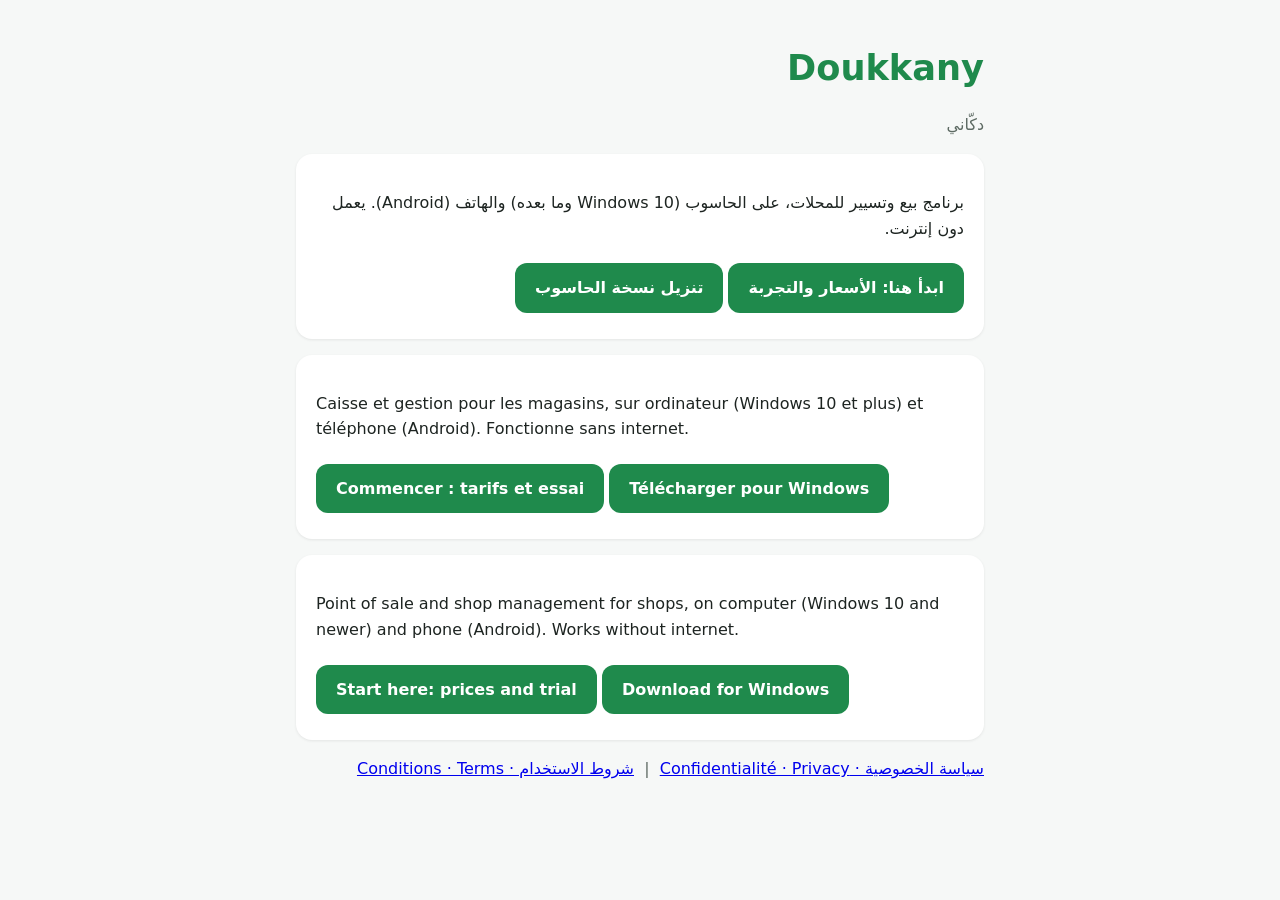
<file: index.html>
<!doctype html>
<html lang="ar" dir="rtl">
<head>
<meta charset="utf-8">
<meta name="viewport" content="width=device-width, initial-scale=1">
<title>Doukkany — دكّاني</title>
<meta name="description" content="Doukkany: point of sale and shop management for shops, on Windows and Android. Works without internet.">
<style>
  :root { --green:#1f8a4c; --ink:#1d2421; --muted:#5d6a63; --bg:#f6f8f7; --card:#ffffff; }
  * { box-sizing:border-box; }
  body { margin:0; font-family: system-ui, "Segoe UI", Tahoma, Arial, sans-serif; background:var(--bg); color:var(--ink); line-height:1.6; }
  main { max-width:720px; margin:0 auto; padding:40px 16px; }
  h1 { color:var(--green); margin:0 0 4px; font-size:2.2rem; }
  .card { background:var(--card); border-radius:16px; padding:20px; margin:16px 0; box-shadow:0 1px 3px rgba(0,0,0,.08); }
  .btn { display:inline-block; background:var(--green); color:#fff; text-decoration:none; padding:12px 20px; border-radius:12px; margin:6px 0; font-weight:600; min-height:48px; }
  .muted { color:var(--muted); }
  [lang=fr], [lang=en] { direction:ltr; text-align:left; }
</style>
</head>
<body>
<main>
  <h1>Doukkany</h1>
  <p class="muted">دكّاني</p>

  <section class="card">
    <p>برنامج بيع وتسيير للمحلات، على الحاسوب (Windows 10 وما بعده) والهاتف (Android). يعمل دون إنترنت.</p>
    <a class="btn" href="start/?lang=ar">ابدأ هنا: الأسعار والتجربة</a>
    <a class="btn" href="download/">تنزيل نسخة الحاسوب</a>
  </section>

  <section class="card" lang="fr">
    <p>Caisse et gestion pour les magasins, sur ordinateur (Windows 10 et plus) et téléphone (Android). Fonctionne sans internet.</p>
    <a class="btn" href="start/?lang=fr">Commencer : tarifs et essai</a>
    <a class="btn" href="download/">Télécharger pour Windows</a>
  </section>

  <section class="card" lang="en">
    <p>Point of sale and shop management for shops, on computer (Windows 10 and newer) and phone (Android). Works without internet.</p>
    <a class="btn" href="start/?lang=en">Start here: prices and trial</a>
    <a class="btn" href="download/">Download for Windows</a>
  </section>

  <p class="muted">
    <a href="privacy.html">سياسة الخصوصية · Confidentialité · Privacy</a>
    &nbsp;|&nbsp;
    <a href="terms.html">شروط الاستخدام · Conditions · Terms</a>
  </p>
</main>
<script src="js/tracking.js?v=5"></script>
</body>
</html>
</file>
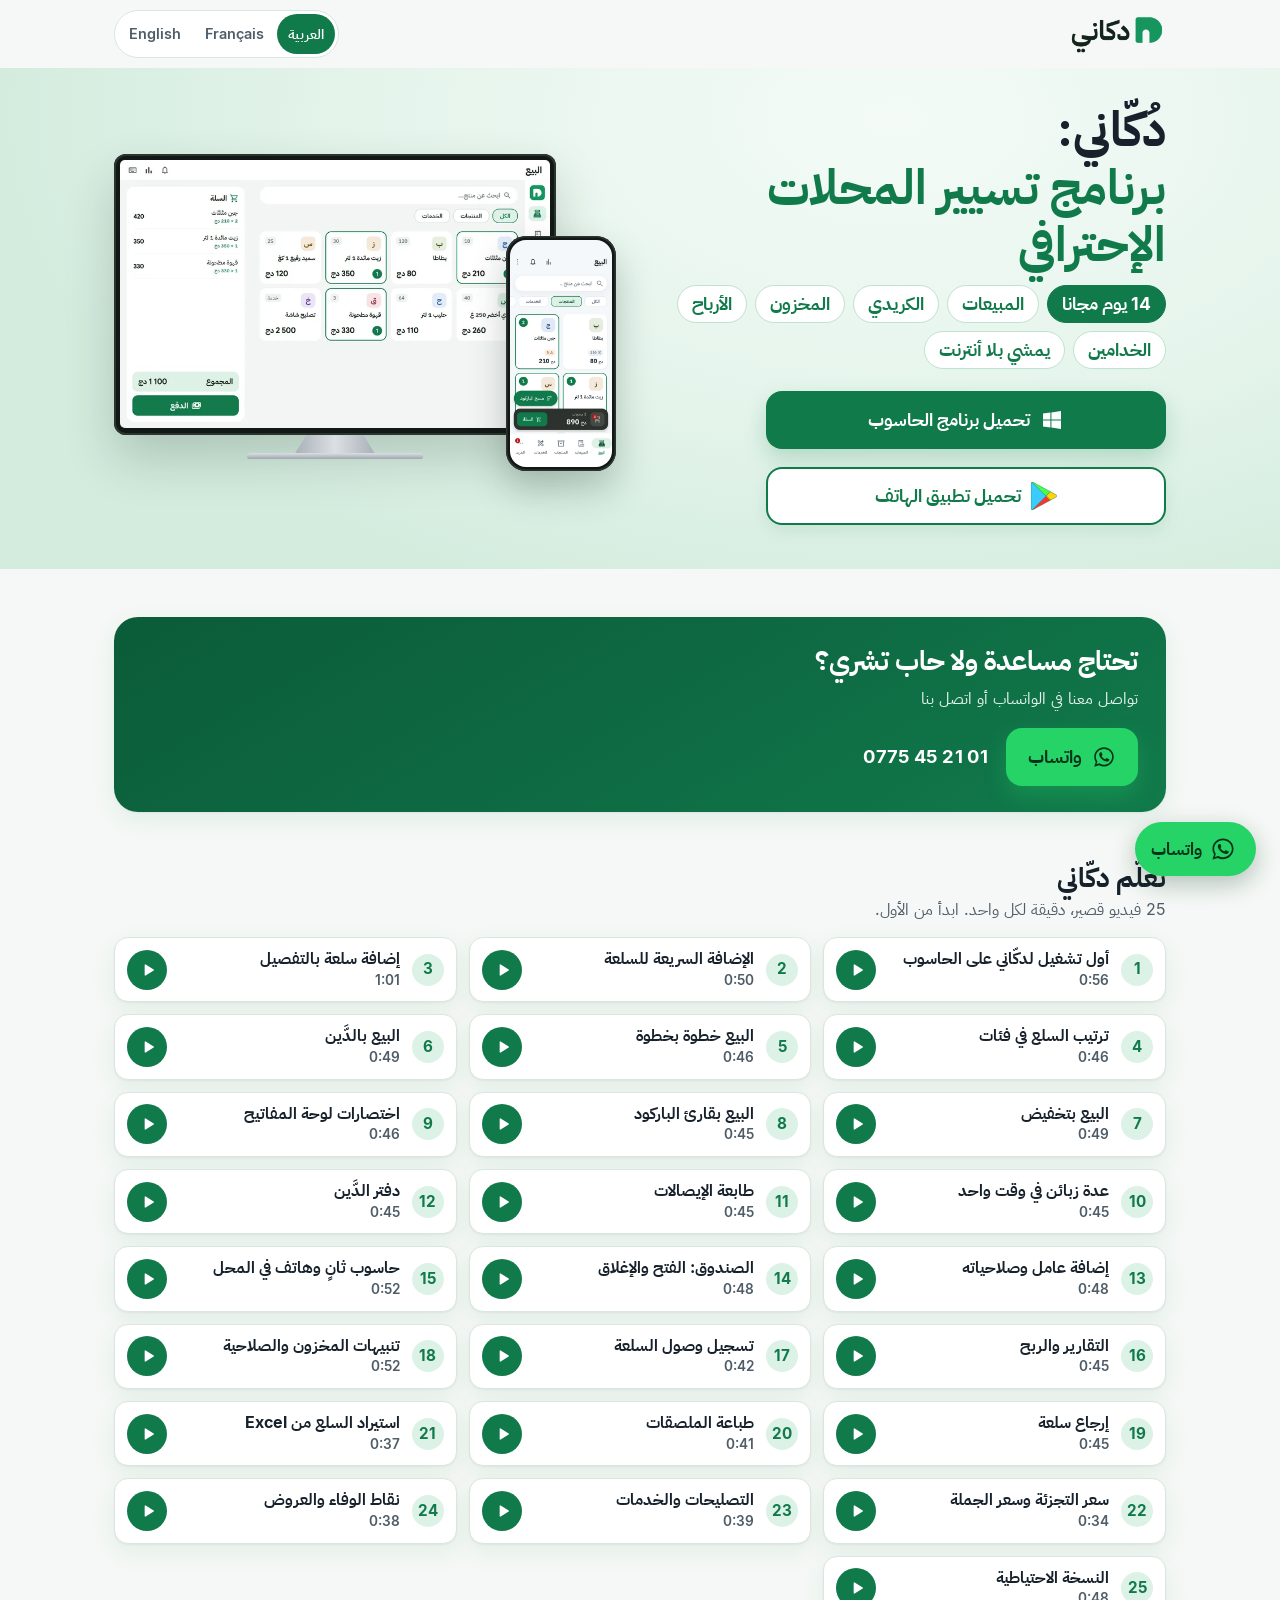
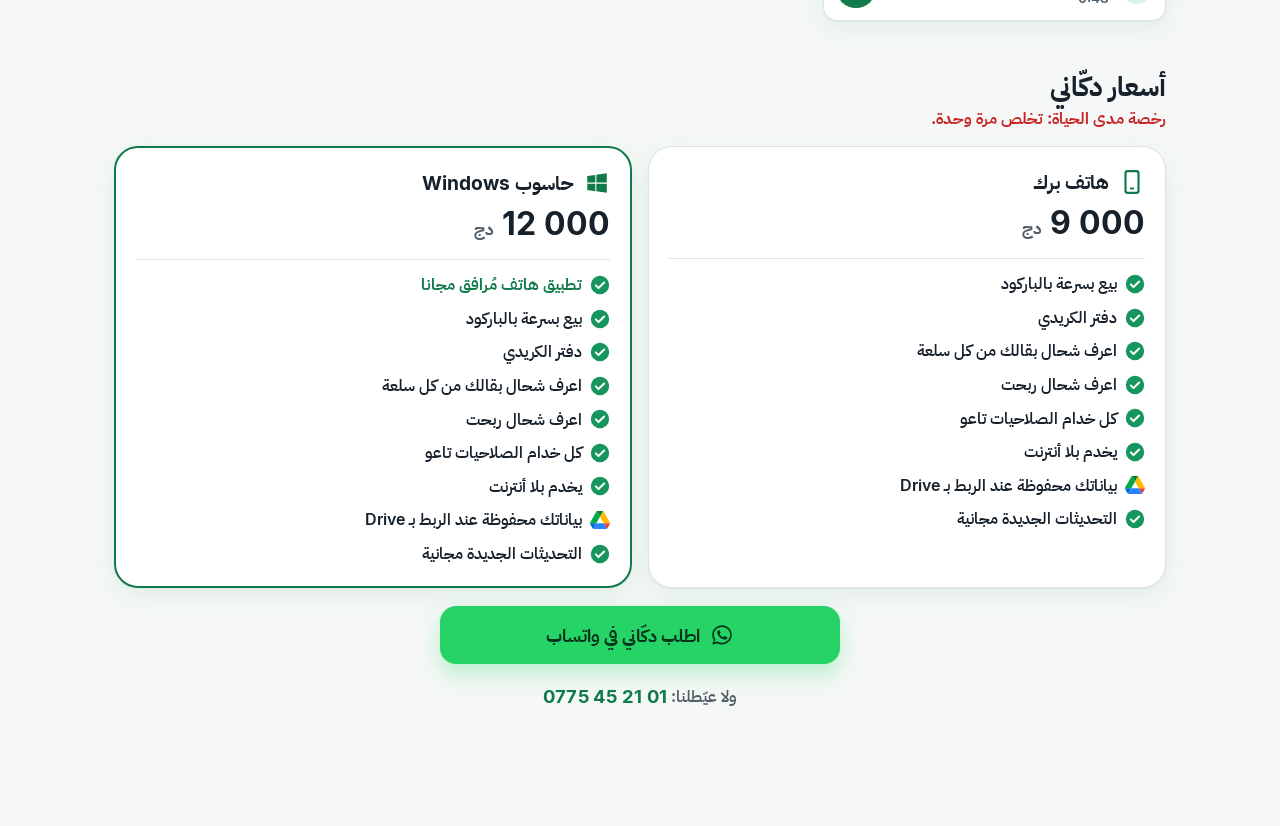
<file: download/index.html>
<!doctype html>
<html lang="ar" dir="rtl">
<head>
<meta charset="utf-8">
<meta name="viewport" content="width=device-width, initial-scale=1, viewport-fit=cover">
<title>تحميل دكّاني · Doukkany</title>
<meta name="description" content="Download Doukkany: point of sale and shop management for Windows and Android. Works without internet. 14-day free trial.">
<meta name="theme-color" content="#117A4B">
<link rel="icon" type="image/png" href="assets/favicon-64.png">
<link rel="apple-touch-icon" href="assets/icon-192.png">
<meta property="og:title" content="Doukkany · دكّاني">
<meta property="og:description" content="المبيعات، الكريدي، المخزون والأرباح. 14 يوم مجانا.">
<meta property="og:image" content="https://yousoft.site/doukkany-site/download/assets/pc-sell-1200.webp">
<link rel="preload" href="assets/plex-ar-bold.woff2" as="font" type="font/woff2" crossorigin>
<style>
  /* Fonts: the app's own IBM Plex Sans Arabic (Arabic) and Inter (Latin), subset, OFL (see assets/*-OFL.txt). */
  @font-face { font-family: D; src: url(assets/plex-ar-regular.woff2) format("woff2"); font-weight: 400; font-display: swap; unicode-range: U+0600-06FF, U+0750-077F, U+08A0-08FF, U+FB50-FDFF, U+FE70-FEFF, U+200C-200F; }
  @font-face { font-family: D; src: url(assets/plex-ar-semibold.woff2) format("woff2"); font-weight: 600; font-display: swap; unicode-range: U+0600-06FF, U+0750-077F, U+08A0-08FF, U+FB50-FDFF, U+FE70-FEFF, U+200C-200F; }
  @font-face { font-family: D; src: url(assets/plex-ar-bold.woff2) format("woff2"); font-weight: 700; font-display: swap; unicode-range: U+0600-06FF, U+0750-077F, U+08A0-08FF, U+FB50-FDFF, U+FE70-FEFF, U+200C-200F; }
  @font-face { font-family: D; src: url(assets/inter-regular.woff2) format("woff2"); font-weight: 400; font-display: swap; unicode-range: U+0000-00FF, U+0152-0153, U+0178, U+2013-2026, U+20AC, U+2190-2192; }
  @font-face { font-family: D; src: url(assets/inter-semibold.woff2) format("woff2"); font-weight: 600; font-display: swap; unicode-range: U+0000-00FF, U+0152-0153, U+0178, U+2013-2026, U+20AC, U+2190-2192; }
  @font-face { font-family: D; src: url(assets/inter-bold.woff2) format("woff2"); font-weight: 700; font-display: swap; unicode-range: U+0000-00FF, U+0152-0153, U+0178, U+2013-2026, U+20AC, U+2190-2192; }

  /* Brand: lib/app/theme.dart (logo green #16955F, AA green #117A4B, mint #DDF2E6, ink #17212B) and the 2026-11-25 static ads. */
  :root {
    --logo: #16955F; --green: #117A4B; --deep: #0B4A2E; --mint: #DDF2E6; --mint-2: #EEF8F2;
    --ink: #17212B; --muted: #4F5D69; --line: #DCE6E0; --bg: #F5F8F6; --card: #fff;
    --wa: #25D366;
    --r-lg: 24px; --r-md: 16px; --r-sm: 12px;
    --shadow: 0 1px 2px rgba(23,33,43,.05), 0 8px 24px rgba(17,122,75,.08);
    --wrap: 1100px; --pad: 16px;
  }
  * { box-sizing: border-box; }
  html { -webkit-text-size-adjust: 100%; scroll-behavior: smooth; }
  body { margin: 0; font-family: D, system-ui, "Segoe UI", Tahoma, Arial, sans-serif; font-weight: 400; background: var(--bg); color: var(--ink); line-height: 1.6; overflow-x: hidden; }
  img { max-width: 100%; }
  a { color: var(--green); }
  h1, h2, h3, p { margin: 0; }
  button { font: inherit; color: inherit; }
  :focus-visible { outline: 3px solid var(--logo); outline-offset: 2px; border-radius: 6px; }
  .wrap { width: 100%; max-width: var(--wrap); margin: 0 auto; padding: 0 var(--pad); }
  .skip { position: absolute; inset-inline-start: 8px; top: -60px; z-index: 50; background: var(--ink); color: #fff; padding: 10px 14px; border-radius: 10px; }
  .skip:focus { top: 8px; }
  .ic { width: 1.25em; height: 1.25em; flex: none; fill: none; stroke: currentColor; stroke-width: 2; stroke-linecap: round; stroke-linejoin: round; }
  .ic.f { fill: currentColor; stroke: none; }
  .ltr { direction: ltr; unicode-bidi: isolate; }
  [hidden] { display: none !important; }

  /* ---- Header ---- */
  .top { background: var(--bg); }
  .top-in { display: flex; align-items: center; justify-content: space-between; gap: 12px; min-height: 60px; }
  .logo { display: flex; align-items: center; text-decoration: none; }
  .logo img { display: block; height: 36px; width: auto; }
  .logo .lat { height: 24px; }
  html[lang="ar"] .logo .lat, html:not([lang="ar"]) .logo .ar { display: none; }
  .langs { display: flex; gap: 2px; padding: 3px; background: #fff; border: 1px solid var(--line); border-radius: 999px; }
  .langs button { background: transparent; border: 0; border-radius: 999px; padding: 6px 11px; min-height: 40px; min-width: 44px; cursor: pointer; font-size: .9rem; font-weight: 600; color: var(--muted); }
  .langs button[aria-pressed="true"] { background: var(--green); color: #fff; }
  .langs button:not([aria-pressed="true"]):hover { color: var(--ink); background: var(--mint-2); }

  /* ---- Hero: the promise and the download buttons, nothing else ---- */
  .hero { background: radial-gradient(900px 520px at 70% 10%, #F4FBF7 0%, #E4F4EB 60%, #D3ECDE 100%); padding: 16px 0 28px; overflow: hidden; }
  .hero-in { display: grid; gap: 22px; align-items: center; }
  h1 { font-weight: 700; font-size: clamp(1.85rem, 7.4vw, 3rem); line-height: 1.2; }
  h1 .g { color: var(--green); display: block; }
  /* What the app does, as pills under the title. */
  .pills { list-style: none; margin: 12px 0 0; padding: 0; display: flex; flex-wrap: wrap; gap: 8px; }
  .pills li.trial-pill { background: var(--green); color: #fff; border-color: var(--green); }
  .pills li { background: #fff; color: var(--green); border: 1.5px solid #BFE3CE; border-radius: 999px; padding: 4px 14px; font-weight: 700; font-size: clamp(.95rem, 3.4vw, 1.1rem); }

  /* Download buttons. The one for this device comes first (see data-device rules below). */
  .get { display: flex; flex-direction: column; gap: 18px; margin-top: 22px; max-width: 400px; }
  .get-row { display: flex; flex-direction: column; align-items: flex-start; gap: 6px; }
  .get-note { color: var(--muted); font-size: .92rem; font-weight: 600; }
  .btn { display: inline-flex; align-items: center; justify-content: center; gap: 10px; min-height: 58px; padding: 12px 22px; border-radius: var(--r-md); border: 0; cursor: pointer; font-weight: 700; font-size: 1.15rem; text-decoration: none; background: var(--green); color: #fff; box-shadow: 0 10px 22px rgba(17,122,75,.22); transition: background .15s, transform .15s; }
  .btn:hover { background: #0D6A40; }
  .btn:active { transform: translateY(1px); }
  .btn .ic { width: 24px; height: 24px; }
  .btn.block { width: 100%; }
  .btn.soft { background: #fff; color: var(--green); border: 2px solid var(--green); box-shadow: none; min-height: 50px; font-size: 1rem; padding: 8px 18px; }
  .btn.soft:hover { background: var(--mint-2); }
  .btn.wa { background: var(--wa); color: #06331A; box-shadow: 0 10px 22px rgba(37,211,102,.28); }
  .btn.wa:hover { background: #1FBE5B; }
  .btn .ic.gplay { width: 26px; height: 28px; }
  /* Phone download (Google Play): white with green text and border, same size as the PC button. */
  .btn.alt { background: #fff; color: var(--green); border: 2px solid var(--green); box-shadow: 0 6px 16px rgba(17,122,75,.10); }
  .btn.alt:hover { background: var(--mint-2); }
  .status { font-weight: 600; color: var(--green); font-size: .95rem; }
  .status:empty, .msg:empty { display: none; }
  .msg { font-size: .92rem; font-weight: 600; color: var(--green); }
  .notice { background: #FFF8E1; border: 1px solid #F3DC8B; color: #5B4300; border-radius: var(--r-sm); padding: 10px 12px; font-weight: 600; font-size: .95rem; }

  /* Phones: the Google Play button first. The PC button is a second (white) button there and
     opens three choices (#win-opts): copy the link, send it by email, download here. */
  html[data-device="android"] #row-and, html[data-device="ios"] #row-and { order: -1; }
  html[data-device="android"] #win-btn, html[data-device="ios"] #win-btn { background: #fff; color: var(--green); border: 2px solid var(--green); box-shadow: none; min-height: 50px; font-size: 1rem; padding: 8px 18px; }
  html[data-device="android"] #win-btn:hover, html[data-device="ios"] #win-btn:hover { background: var(--mint-2); }
  #win-btn .chev { width: 18px; height: 18px; transition: transform .15s; }
  #win-btn[aria-expanded="true"] .chev { transform: rotate(180deg); }
  html:not([data-device="android"]):not([data-device="ios"]) #win-btn .chev { display: none; }
  .win-opts { display: flex; flex-direction: column; gap: 8px; width: 100%; padding: 10px; background: #fff; border: 1px solid var(--line); border-radius: var(--r-md); }
  .win-opts .btn { min-height: 48px; font-size: 1rem; padding: 8px 14px; justify-content: flex-start; }
  .win-opts .get-note { margin: -2px 4px 0; font-size: .85rem; }
  #row-links { display: none; }
  #wa-links { font-size: 1rem; padding-inline: 14px; }
  /* Right under the phone download button (#row-and is moved first on phones too). */
  html[data-device="android"] #row-links, html[data-device="ios"] #row-links { display: flex; order: -1; }

  /* Real app screens in a Windows monitor and an Android phone (demo data). */
  .devices { position: relative; margin: 0 auto; width: 100%; max-width: 300px; padding-bottom: 12px; }
  .mon { width: 88%; margin-inline-start: auto; }
  .mon .bez { padding: 6px 6px 7px; border-radius: 12px; background: #121816; box-shadow: 0 24px 50px rgba(20,45,32,.2), inset 0 0 0 2px #2C3430; }
  .mon .win { border-radius: 5px; overflow: hidden; background: #fff; }
  .mon .win > img { display: block; width: 100%; height: auto; aspect-ratio: 1600 / 1000; }
  .mon .neck { width: 18%; height: 18px; margin: 0 auto; background: linear-gradient(90deg, #A9B0B8, #DCE0E4 50%, #A9B0B8); clip-path: polygon(14% 0, 86% 0, 100% 100%, 0 100%); }
  .mon .foot { width: 40%; height: 6px; margin: 0 auto; border-radius: 6px 6px 3px 3px; background: linear-gradient(#DCE0E4, #9EA6AE); }
  .phn { position: absolute; inset-inline-start: 0; bottom: 0; width: 22%; padding: 4px; border-radius: 20px; background: #121816; box-shadow: 0 18px 36px rgba(20,45,32,.26), inset 0 0 0 1.5px #2C3430; }
  .phn .scr { border-radius: 16px; overflow: hidden; background: #F3F6F9; }
  .phn img { display: block; width: 100%; height: auto; aspect-ratio: 1080 / 2400; }

  /* ---- Sections ---- */
  .sec { padding-top: 36px; }
  main { padding-bottom: 36px; }
  .sec-title { font-size: clamp(1.35rem, 4.4vw, 1.7rem); font-weight: 700; line-height: 1.3; }
  .sec-sub { color: var(--muted); margin-top: 2px; }

  /* Help and buying, in one box */
  .help { background: linear-gradient(150deg, #0B5C38 0%, #0E6B43 55%, #117A4B 100%); color: #fff; border-radius: var(--r-lg); padding: 22px 20px; display: flex; flex-direction: column; gap: 8px; box-shadow: var(--shadow); }
  .help p { color: #E5F5EC; }
  .help-actions { display: flex; flex-wrap: wrap; align-items: center; gap: 10px 18px; margin-top: 8px; }
  .help .num { color: #fff; font-weight: 700; font-size: 1.15rem; letter-spacing: .02em; text-decoration: none; min-height: 44px; display: inline-flex; align-items: center; }
  .help .num:hover { text-decoration: underline; }

  /* The 25 video lessons (../js/lessons.js). Each opens on YouTube. Phone: one column. */
  .lessons { list-style: none; margin: 14px 0 0; padding: 0; display: grid; gap: 8px; }
  .lesson { display: flex; align-items: center; gap: 12px; height: 100%; padding: 10px 12px; min-height: 64px; text-decoration: none; color: var(--ink); background: var(--card); border: 1px solid var(--line); border-radius: 14px; box-shadow: var(--shadow); transition: border-color .15s; }
  .lesson:hover { border-color: var(--logo); }
  .ls-num { flex: none; width: 32px; height: 32px; border-radius: 50%; background: var(--mint); color: var(--green); font-weight: 700; display: grid; place-items: center; font-size: .95rem; }
  .ls-txt { flex: 1; min-width: 0; }
  .ls-tt { display: block; font-weight: 700; line-height: 1.35; }
  .ls-td { display: block; color: var(--muted); font-size: .85rem; font-weight: 600; }
  .ls-go { flex: none; width: 40px; height: 40px; border-radius: 50%; background: var(--green); color: #fff; display: grid; place-items: center; }
  .ls-go .ic { width: 16px; height: 16px; margin-left: 2px; }

  /* Prices (../js/offer.js): phone only, and one Windows PC with the phone app free. Lifetime licence. */
  .plans { display: grid; gap: 12px; margin-top: 14px; }
  .plan { position: relative; background: var(--card); border: 1px solid var(--line); border-radius: var(--r-lg); padding: 20px; box-shadow: var(--shadow); display: flex; flex-direction: column; gap: 6px; }
  .plan.main { border: 2px solid var(--green); }
  .plan-head { display: flex; align-items: center; gap: 10px; flex-wrap: wrap; }
  .plan-head .ic { width: 26px; height: 26px; color: var(--green); }
  .plan-name { font-size: 1.2rem; font-weight: 700; }
  .plan-price { font-size: 2rem; font-weight: 700; line-height: 1.2; color: var(--ink); }
  .plan-price small { font-size: 1.05rem; font-weight: 700; color: var(--muted); }
  /* Lifetime licence line under the prices title, in red (owner 2026-11-28). */
  .sec-sub.red { color: #C62828; font-weight: 700; }
  /* Main features in each price card, with green ticks. */
  .checks { list-style: none; margin: 10px 0 0; padding: 12px 0 0; border-top: 1px solid var(--line); display: grid; gap: 8px; }
  .checks li { display: flex; align-items: center; gap: 8px; font-weight: 600; }
  .checks li.free { color: var(--green); font-weight: 700; }
  .ck { width: 20px; height: 20px; flex: none; color: var(--logo); }
  .ck.gd { width: 20px; height: 18px; }

  /* WhatsApp button under the price cards: a buying message. */
  .buy { display: flex; flex-direction: column; align-items: center; gap: 10px; margin-top: 18px; }
  .call { font-weight: 600; color: var(--muted); }
  .call a { color: var(--green); font-weight: 700; font-size: 1.15rem; text-decoration: none; letter-spacing: .02em; display: inline-flex; align-items: center; min-height: 44px; }
  .call a:hover { text-decoration: underline; }
  .buy .btn { width: 100%; max-width: 400px; }

  /* Floating WhatsApp button, on the whole page. Phone: icon only. Wider screens: icon + "WhatsApp". */
  .wa-float { position: fixed; right: 16px; bottom: calc(16px + env(safe-area-inset-bottom, 0px)); z-index: 40; display: inline-flex; align-items: center; justify-content: center; gap: 8px; width: 56px; height: 56px; border-radius: 999px; background: var(--wa); color: #06331A; text-decoration: none; font-weight: 700; font-size: 1.05rem; box-shadow: 0 8px 24px rgba(6,51,26,.28); transition: background .15s, transform .15s; }
  .wa-float:hover { background: #1FBE5B; transform: translateY(-2px); }
  .wa-float .ic { width: 30px; height: 30px; }
  /* The label stays for screen readers on phones, where only the icon shows. */
  .wa-float .wa-label { position: absolute; width: 1px; height: 1px; overflow: hidden; clip: rect(0 0 0 0); white-space: nowrap; }
  /* Room under the last section so the button never covers it. */
  body { padding-bottom: 72px; }
  @media print { .wa-float { display: none; } }

  /* ---- Larger screens ---- */
  @media (min-width: 600px) {
    :root { --pad: 24px; }
    .devices { max-width: 440px; }
    .help { padding: 26px 28px; }
    .lessons { grid-template-columns: repeat(2, 1fr); gap: 12px; }
    .plans { grid-template-columns: repeat(2, 1fr); gap: 16px; }
    .wa-float { width: auto; height: 54px; padding: 0 20px 0 16px; right: 24px; bottom: calc(24px + env(safe-area-inset-bottom, 0px)); }
    .wa-float .ic { width: 26px; height: 26px; }
    .wa-float .wa-label { position: static; width: auto; height: auto; overflow: visible; clip: auto; }
  }
  @media (min-width: 1024px) {
    .top-in { min-height: 68px; }
    .logo img { height: 42px; }
    .logo .lat { height: 28px; }
    .hero { padding: 32px 0 44px; }
    .hero-in { grid-template-columns: 1fr 1fr; gap: 48px; }
    .devices { max-width: 540px; }
    .sec { padding-top: 48px; }
    .lessons { grid-template-columns: repeat(3, 1fr); }
  }
  @media (max-width: 380px) {
    .langs button { padding: 6px 8px; min-width: 40px; font-size: .85rem; }
    .logo img { height: 32px; }
  }
  @media (prefers-reduced-motion: reduce) {
    html { scroll-behavior: auto; }
    *, *::before, *::after { transition: none !important; animation: none !important; }
  }
</style>
</head>
<body>
<svg width="0" height="0" style="position:absolute" aria-hidden="true">
  <symbol id="i-win" viewBox="0 0 24 24"><path d="M3 5.6 10.4 4.6v7H3zM11.4 4.4 21 3v8.6h-9.6zM3 12.6h7.4v7L3 18.4zM11.4 12.6H21V21l-9.6-1.4z"/></symbol>
  <symbol id="i-wa" viewBox="0 0 32 32"><path d="M16 3C8.8 3 3 8.7 3 15.8c0 2.5.7 4.8 2 6.8L3 29l6.6-2c1.9 1 4.1 1.6 6.4 1.6 7.2 0 13-5.7 13-12.8S23.2 3 16 3zm0 23.3c-2.1 0-4-.6-5.7-1.6l-.4-.2-3.9 1.2 1.2-3.8-.3-.4c-1.1-1.7-1.8-3.6-1.8-5.7C5.1 10 10 5.2 16 5.2S26.9 10 26.9 15.8 22 26.3 16 26.3zm6-7.8c-.3-.2-1.9-1-2.2-1.1-.3-.1-.5-.2-.7.2-.2.3-.8 1-1 1.2-.2.2-.4.2-.7.1-.3-.2-1.4-.5-2.6-1.6-1-.9-1.6-1.9-1.8-2.2-.2-.3 0-.5.1-.7l.5-.6c.2-.2.2-.4.3-.6.1-.2 0-.4 0-.6l-1-2.4c-.3-.6-.5-.5-.7-.5h-.6c-.2 0-.6.1-.9.4-.3.3-1.1 1.1-1.1 2.7s1.2 3.2 1.3 3.4c.2.2 2.3 3.6 5.7 5 2.8 1.1 3.4.9 4 .8.6-.1 1.9-.8 2.2-1.5.3-.7.3-1.4.2-1.5-.1-.2-.3-.3-.6-.4z"/></symbol>
  <symbol id="i-dl" viewBox="0 0 24 24"><path d="M12 3v12M7 10l5 5 5-5M4 19h16"/></symbol>
  <symbol id="i-copy" viewBox="0 0 24 24"><rect x="9" y="9" width="12" height="12" rx="2"/><path d="M5 15H4a1 1 0 0 1-1-1V4a1 1 0 0 1 1-1h10a1 1 0 0 1 1 1v1"/></symbol>
  <symbol id="i-mail" viewBox="0 0 24 24"><rect x="3" y="5" width="18" height="14" rx="2"/><path d="m3 7 9 6 9-6"/></symbol>
  <symbol id="i-chev" viewBox="0 0 24 24"><path d="m6 9 6 6 6-6"/></symbol>
  <symbol id="i-phone" viewBox="0 0 24 24"><rect x="6" y="2" width="12" height="20" rx="2"/><path d="M11 18h2"/></symbol>
  <symbol id="i-check" viewBox="0 0 24 24"><circle cx="12" cy="12" r="11" fill="currentColor"/><path d="M7 12.5l3.2 3.2L17 9" fill="none" stroke="#fff" stroke-width="2.4" stroke-linecap="round" stroke-linejoin="round"/></symbol>
  <symbol id="i-gdrive" viewBox="0 0 87.3 78"><path d="m6.6 66.85 3.85 6.65c.8 1.4 1.95 2.5 3.3 3.3l13.75-23.8h-27.5c0 1.55.4 3.1 1.2 4.5z" fill="#0066da"/><path d="m43.65 25-13.75-23.8c-1.35.8-2.5 1.9-3.3 3.3l-25.4 44a9.06 9.06 0 0 0 -1.2 4.5h27.5z" fill="#00ac47"/><path d="m73.55 76.8c1.35-.8 2.5-1.9 3.3-3.3l1.6-2.75 7.65-13.25c.8-1.4 1.2-2.95 1.2-4.5h-27.502l5.852 11.5z" fill="#ea4335"/><path d="m43.65 25 13.75-23.8c-1.35-.8-2.9-1.2-4.5-1.2h-18.5c-1.6 0-3.15.45-4.5 1.2z" fill="#00832d"/><path d="m59.8 53h-32.3l-13.75 23.8c1.35.8 2.9 1.2 4.5 1.2h50.8c1.6 0 3.15-.45 4.5-1.2z" fill="#2684fc"/><path d="m73.4 26.5-12.7-22c-.8-1.4-1.95-2.5-3.3-3.3l-13.75 23.8 16.15 28h27.45c0-1.55-.4-3.1-1.2-4.5z" fill="#ffba00"/></symbol>
  <symbol id="i-gplay" viewBox="30 336.7 120.9 129.2"><path fill="#FFD400" d="M119.2 421.2c15.3-8.4 27-14.8 28-15.3 3.2-1.7 6.5-6.2 0-9.7-2.1-1.1-13.4-7.3-28-15.3l-20.1 20.2z"/><path fill="#FF3333" d="M99.1 401.1l-64.2 64.7c1.5.2 3.2-.2 5.2-1.3 4.2-2.3 48.8-26.7 79.1-43.3z"/><path fill="#48FF48" d="M99.1 401.1l20.1-20.2s-74.6-40.7-79.1-43.1c-1.7-1-3.6-1.3-5.3-1z"/><path fill="#3BCCFF" d="M99.1 401.1L34.8 336.8c-2.6.6-4.8 2.9-4.8 7.6v113.8c0 4.3 1.7 7.4 4.9 7.7z"/></symbol>
  <symbol id="i-play" viewBox="0 0 24 24"><path d="M7 4.5v15a1 1 0 0 0 1.5.9l12-7.5a1 1 0 0 0 0-1.8l-12-7.5A1 1 0 0 0 7 4.5z"/></symbol>
</svg>

<a class="skip" href="#download" data-t="skip">انتقل إلى التحميل</a>

<header class="top" id="top">
  <div class="wrap top-in">
    <a class="logo" href="../" data-t-aria="home" aria-label="دكّاني">
      <img class="ar" src="assets/doukkany-wordmark-ar.png" width="360" height="154" alt="دكّاني">
      <img class="lat" src="assets/doukkany-wordmark-latin.png" width="400" height="98" alt="Doukkany">
    </a>
    <nav class="langs" aria-label="Language">
      <button type="button" data-lang="ar" lang="ar">العربية</button>
      <button type="button" data-lang="fr" lang="fr">Français</button>
      <button type="button" data-lang="en" lang="en">English</button>
    </nav>
  </div>
</header>

<main id="main">
  <section class="hero" aria-labelledby="hero-title">
    <div class="wrap hero-in">
      <div>
        <h1 id="hero-title"><span data-t="h1a">دُكّاني:</span> <span class="g" data-t="h1b">برنامج تسيير المحلات الإحترافي</span></h1>
        <ul class="pills"><li class="trial-pill"><bdi class="ltr">14</bdi> <span data-t="trialWord">يوم مجانا</span></li><li data-t="pill1">المبيعات</li><li data-t="pill2">الكريدي</li><li data-t="pill3">المخزون</li><li data-t="pill4">الأرباح</li><li data-t="pill6">الخدامين</li><li data-t="pill5">يمشي بلا أنترنت</li></ul>

        <div class="get" id="download">
          <p class="notice" id="phone-get-win" hidden data-t="phoneGetWin">هذا الرابط لتحميل نسخة الحاسوب. افتحه على حاسوبك، أو حمّل تطبيق الهاتف من Google Play.</p>

          <div class="get-row" id="row-win">
            <a class="btn block" id="win-btn" href="https://github.com/dzstoredzd/doukkany-releases/releases/latest"><svg class="ic f" aria-hidden="true"><use href="#i-win"/></svg><span data-t="winBtn">تحميل برنامج الحاسوب</span><svg class="ic chev" aria-hidden="true"><use href="#i-chev"/></svg></a>
            <!-- Phones only: the PC button opens these choices (a computer downloads at once). -->
            <div class="win-opts" id="win-opts" hidden>
              <button type="button" class="btn soft block" id="opt-copy"><svg class="ic" aria-hidden="true"><use href="#i-copy"/></svg><span data-t="optCopy">انسخ رابط التحميل</span></button>
              <a class="btn soft block" id="opt-mail" href="mailto:"><svg class="ic" aria-hidden="true"><use href="#i-mail"/></svg><span data-t="optMail">ابعث الرابط في الإيميل</span></a>
              <button type="button" class="btn soft block" id="opt-here"><svg class="ic" aria-hidden="true"><use href="#i-dl"/></svg><span data-t="optHere">حمّل البرنامج هنا</span></button>
              <p class="get-note" data-t="optHereNote">التحميل يبدأ في هذا الهاتف. البرنامج يخدم غير على حاسوب Windows.</p>
            </div>
            <p class="status" id="status" role="status"></p>
            <p class="msg" id="win-msg" role="status"></p>
          </div>

          <div class="get-row" id="row-and">
            <a class="btn alt block" id="play-btn" href="https://play.google.com/store/apps/details?id=com.yousoft.doukkany"><svg class="ic gplay" aria-hidden="true"><use href="#i-gplay"/></svg><span data-t="playBtn">تحميل تطبيق الهاتف</span></a>
            <p class="get-note" id="and-note" hidden></p>
          </div>

          <!-- Phones only: ask us on WhatsApp for all the links (our number, a ready message). -->
          <div class="get-row" id="row-links">
            <a class="btn wa block" id="wa-links" href="https://wa.me/213775452101" target="_blank" rel="noopener"><svg class="ic f" aria-hidden="true"><use href="#i-wa"/></svg><span data-t="linksBtn">ابعثولي كل الروابط المهمة في واتساب</span></a>
          </div>
        </div>
      </div>

      <div class="devices">
        <div class="mon">
          <div class="bez"><div class="win">
            <img src="assets/pc-sell-760.webp" srcset="assets/pc-sell-760.webp 760w, assets/pc-sell-1200.webp 1200w" sizes="(min-width:1024px) 480px, 80vw" width="1200" height="750" alt="شاشة البيع في دكّاني على حاسوب Windows" data-t-alt="altPc" fetchpriority="high">
          </div></div>
          <div class="neck"></div><div class="foot"></div>
        </div>
        <div class="phn"><div class="scr">
          <img src="assets/01-sell-360.webp" srcset="assets/01-sell-360.webp 360w, assets/01-sell-540.webp 540w" sizes="(min-width:1024px) 120px, 22vw" width="540" height="1200" alt="شاشة البيع في دكّاني على هاتف Android" data-t-alt="altPhone" loading="lazy">
        </div></div>
      </div>
    </div>
  </section>

  <section class="sec wrap" id="support" aria-labelledby="support-title">
    <div class="help">
      <h2 class="sec-title" id="support-title" data-t="supportTitle">تحتاج مساعدة ولا حاب تشري؟</h2>
      <p data-t="supportText">تواصل معنا في الواتساب أو اتصل بنا</p>
      <div class="help-actions">
        <a class="btn wa" id="wa-btn" href="https://wa.me/213775452101" target="_blank" rel="noopener"><svg class="ic f" aria-hidden="true"><use href="#i-wa"/></svg><span data-t="waBtn">واتساب</span></a>
        <a class="num ltr" href="tel:+213775452101">0775 45 21 01</a>
      </div>
    </div>
  </section>

  <section class="sec wrap" id="lessons-sec" aria-labelledby="lessons-title">
    <h2 class="sec-title" id="lessons-title" data-t="lessonsTitle">تعلّم دكّاني</h2>
    <p class="sec-sub" data-t="lessonsSub">25 فيديو قصير، دقيقة لكل واحد. ابدأ من الأول.</p>
    <ol class="lessons" id="lessons"></ol>
  </section>

  <section class="sec wrap" id="prices" aria-labelledby="prices-title">
    <h2 class="sec-title" id="prices-title" data-t="pricesTitle">أسعار دكّاني</h2>
    <p class="sec-sub red" data-t="pricesSub">رخصة مدى الحياة: تخلص مرة وحدة.</p>
    <div class="plans">
      <div class="plan">
        <div class="plan-head"><svg class="ic" aria-hidden="true"><use href="#i-phone"/></svg><h3 class="plan-name" data-t="planPhone">هاتف برك</h3></div>
        <p class="plan-price"><bdi class="ltr" id="price-phone">9 000</bdi> <small data-t="da">دج</small></p>
        <ul class="checks">
          <li><svg class="ck" aria-hidden="true"><use href="#i-check"/></svg><span data-t="f1">بيع بسرعة بالباركود</span></li>
          <li><svg class="ck" aria-hidden="true"><use href="#i-check"/></svg><span data-t="f2">دفتر الكريدي</span></li>
          <li><svg class="ck" aria-hidden="true"><use href="#i-check"/></svg><span data-t="f3">اعرف شحال بقالك من كل سلعة</span></li>
          <li><svg class="ck" aria-hidden="true"><use href="#i-check"/></svg><span data-t="f4">اعرف شحال ربحت</span></li>
          <li><svg class="ck" aria-hidden="true"><use href="#i-check"/></svg><span data-t="fStaff">كل خدام الصلاحيات تاعو</span></li>
          <li><svg class="ck" aria-hidden="true"><use href="#i-check"/></svg><span data-t="f5">يخدم بلا أنترنت</span></li>
          <li><svg class="ck gd" aria-hidden="true"><use href="#i-gdrive"/></svg><span data-t="fDrive">بياناتك محفوظة عند الربط بـ Drive</span></li>
          <li><svg class="ck" aria-hidden="true"><use href="#i-check"/></svg><span data-t="f6">التحديثات الجديدة مجانية</span></li>
        </ul>
      </div>
      <div class="plan main">
        <div class="plan-head"><svg class="ic f" aria-hidden="true"><use href="#i-win"/></svg><h3 class="plan-name" data-t="planPc">حاسوب Windows</h3></div>
        <p class="plan-price"><bdi class="ltr" id="price-pc">12 000</bdi> <small data-t="da">دج</small></p>
        <ul class="checks">
          <li class="free"><svg class="ck" aria-hidden="true"><use href="#i-check"/></svg><span data-t="fPhone">تطبيق هاتف مُرافق مجانا</span></li>
          <li><svg class="ck" aria-hidden="true"><use href="#i-check"/></svg><span data-t="f1">بيع بسرعة بالباركود</span></li>
          <li><svg class="ck" aria-hidden="true"><use href="#i-check"/></svg><span data-t="f2">دفتر الكريدي</span></li>
          <li><svg class="ck" aria-hidden="true"><use href="#i-check"/></svg><span data-t="f3">اعرف شحال بقالك من كل سلعة</span></li>
          <li><svg class="ck" aria-hidden="true"><use href="#i-check"/></svg><span data-t="f4">اعرف شحال ربحت</span></li>
          <li><svg class="ck" aria-hidden="true"><use href="#i-check"/></svg><span data-t="fStaff">كل خدام الصلاحيات تاعو</span></li>
          <li><svg class="ck" aria-hidden="true"><use href="#i-check"/></svg><span data-t="f5">يخدم بلا أنترنت</span></li>
          <li><svg class="ck gd" aria-hidden="true"><use href="#i-gdrive"/></svg><span data-t="fDrive">بياناتك محفوظة عند الربط بـ Drive</span></li>
          <li><svg class="ck" aria-hidden="true"><use href="#i-check"/></svg><span data-t="f6">التحديثات الجديدة مجانية</span></li>
        </ul>
      </div>
    </div>
    <div class="buy">
      <a class="btn wa" id="wa-buy" href="https://wa.me/213775452101" target="_blank" rel="noopener"><svg class="ic f" aria-hidden="true"><use href="#i-wa"/></svg><span data-t="waBuy">اطلب دكّاني في واتساب</span></a>
      <p class="call"><span data-t="orCall">ولا عيّطلنا:</span> <a class="ltr" href="tel:+213775452101">0775 45 21 01</a></p>
    </div>
  </section>
</main>

<a class="wa-float" id="wa-float" href="https://wa.me/213775452101" target="_blank" rel="noopener"><svg class="ic f" aria-hidden="true"><use href="#i-wa"/></svg><span class="wa-label" data-t="waBtn">واتساب</span></a>

<script src="../js/offer.js?v=4"></script>
<script src="../js/lessons.js?v=1"></script>
<script src="../start/counter.js?v=3"></script>
<script src="../js/tracking.js?v=5"></script>
<script>
(function () {
  'use strict';
  var TEXT = {
    ar: {
      title: 'تحميل دكّاني · Doukkany',
      skip: 'انتقل إلى التحميل', home: 'دكّاني: الصفحة الرئيسية',
      h1a: 'دُكّاني:', h1b: 'برنامج تسيير المحلات الإحترافي',
      pill1: 'المبيعات', pill2: 'الكريدي', pill3: 'المخزون', pill4: 'الأرباح', pill6: 'الخدامين', pill5: 'يمشي بلا أنترنت',
      trialWord: 'يوم مجانا',
      altPc: 'شاشة البيع في دكّاني على حاسوب Windows', altPhone: 'شاشة البيع في دكّاني على هاتف Android',
      winBtn: 'تحميل برنامج الحاسوب',
      starting: 'سيبدأ التنزيل بعد لحظات…',
      playBtn: 'تحميل تطبيق الهاتف',
      iosReq: 'تطبيق الهاتف متوفر على Android فقط حاليًا.',
      phoneGetWin: 'هذا الرابط لتحميل نسخة الحاسوب. افتحه على حاسوبك، أو حمّل تطبيق الهاتف من Google Play.',
      optCopy: 'انسخ رابط التحميل', optMail: 'ابعث الرابط في الإيميل', optHere: 'حمّل البرنامج هنا',
      optHereNote: 'التحميل يبدأ في هذا الهاتف. البرنامج يخدم غير على حاسوب Windows.',
      copied: 'تنسخ الرابط. افتحه على الحاسوب والتحميل يبدأ وحده.',
      shareText: 'رابط تحميل دكّاني للحاسوب (Windows 10 وما بعده):',
      supportTitle: 'تحتاج مساعدة ولا حاب تشري؟',
      supportText: 'تواصل معنا في الواتساب أو اتصل بنا',
      waBtn: 'واتساب',
      waMessage: 'السلام عليكم، عندي سؤال على دكّاني.',
      waBuy: 'اطلب دكّاني في واتساب', orCall: 'ولا عيّطلنا:', waBuyMessage: 'السلام عليكم، حاب نشري برنامج دكّاني.',
      linksBtn: 'ابعثولي كل الروابط المهمة في واتساب', linksMessage: 'السلام عليكم، ابعثولي الروابط المهمة تاع دكّاني: برنامج الحاسوب، تطبيق الهاتف، الدروس والأسعار.',
      lessonsTitle: 'تعلّم دكّاني', lessonsSub: '25 فيديو قصير، دقيقة لكل واحد. ابدأ من الأول.',
      pricesTitle: 'أسعار دكّاني', pricesSub: 'رخصة مدى الحياة: تخلص مرة وحدة.',
      planPhone: 'هاتف برك',
      planPc: 'حاسوب Windows',
      da: 'دج',
      fPhone: 'تطبيق هاتف مُرافق مجانا', f1: 'بيع بسرعة بالباركود', f2: 'دفتر الكريدي', f3: 'اعرف شحال بقالك من كل سلعة', f4: 'اعرف شحال ربحت', fStaff: 'كل خدام الصلاحيات تاعو', f5: 'يخدم بلا أنترنت', fDrive: 'بياناتك محفوظة عند الربط بـ Drive', f6: 'التحديثات الجديدة مجانية',

    },
    fr: {
      title: 'Télécharger Doukkany',
      skip: 'Aller au téléchargement', home: 'Doukkany : accueil',
      h1a: 'Doukkany :', h1b: 'le logiciel professionnel de gestion de magasin',
      pill1: 'Ventes', pill2: 'Crédit clients', pill3: 'Stock', pill4: 'Bénéfices', pill6: 'Employés', pill5: 'Marche sans internet',
      trialWord: 'jours gratuits',
      altPc: 'Écran de vente de Doukkany sur un PC Windows', altPhone: 'Écran de vente de Doukkany sur un téléphone Android',
      winBtn: 'Télécharger le logiciel PC',
      starting: 'Le téléchargement va commencer…',
      playBtn: 'Télécharger l’app mobile',
      iosReq: 'L’application mobile n’existe que sur Android pour l’instant.',
      phoneGetWin: 'Ce lien sert à télécharger la version PC. Ouvrez-le sur votre ordinateur, ou installez l’application mobile depuis Google Play.',
      optCopy: 'Copier le lien de téléchargement', optMail: 'Envoyer le lien par e-mail', optHere: 'Télécharger le logiciel ici',
      optHereNote: 'Le téléchargement démarre sur ce téléphone. Le logiciel ne marche que sur un PC Windows.',
      copied: 'Lien copié. Ouvrez-le sur le PC : le téléchargement démarre tout seul.',
      shareText: 'Lien de téléchargement de Doukkany pour PC (Windows 10 et plus) :',
      supportTitle: 'Besoin d’aide ou envie d’acheter ?',
      supportText: 'Contactez-nous sur WhatsApp ou appelez-nous',
      waBtn: 'WhatsApp',
      waMessage: 'Bonjour, j’ai une question sur Doukkany.',
      waBuy: 'Commander sur WhatsApp', orCall: 'ou appelez-nous :', waBuyMessage: 'Bonjour, je veux acheter Doukkany.',
      linksBtn: 'Recevoir tous les liens sur WhatsApp', linksMessage: 'Bonjour, envoyez-moi les liens importants de Doukkany : logiciel PC, application mobile, leçons et tarifs.',
      lessonsTitle: 'Apprendre Doukkany', lessonsSub: '25 vidéos courtes, une minute chacune. Commencez par la première.',
      pricesTitle: 'Tarifs de Doukkany', pricesSub: 'Licence à vie : payée une seule fois.',
      planPhone: 'Téléphone seul',
      planPc: 'PC Windows',
      da: 'DA',
      fPhone: 'Application mobile compagnon offerte', f1: 'Vente rapide par code-barres', f2: 'Carnet de crédit', f3: 'Le stock de chaque produit', f4: 'Votre vrai bénéfice', fStaff: 'Chaque employé a ses droits', f5: 'Marche sans internet', fDrive: 'Données sauvegardées avec Google Drive', f6: 'Mises à jour gratuites',

    },
    en: {
      title: 'Download Doukkany',
      skip: 'Skip to download', home: 'Doukkany: home',
      h1a: 'Doukkany:', h1b: 'the professional shop management software',
      pill1: 'Sales', pill2: 'Customer credit', pill3: 'Stock', pill4: 'Profit', pill6: 'Staff', pill5: 'Works offline',
      trialWord: 'days free',
      altPc: 'Doukkany sales screen on a Windows PC', altPhone: 'Doukkany sales screen on an Android phone',
      winBtn: 'Download the PC software',
      starting: 'Your download will start in a moment…',
      playBtn: 'Download the phone app',
      iosReq: 'The phone app is only on Android for now.',
      phoneGetWin: 'This link downloads the PC version. Open it on your computer, or get the phone app from Google Play.',
      optCopy: 'Copy the download link', optMail: 'Send the link by email', optHere: 'Download the software here',
      optHereNote: 'The download starts on this phone. The software only runs on a Windows PC.',
      copied: 'Link copied. Open it on your PC: the download starts by itself.',
      shareText: 'Doukkany download link for PC (Windows 10 and newer):',
      supportTitle: 'Need help, or ready to buy?',
      supportText: 'Contact us on WhatsApp or call us',
      waBtn: 'WhatsApp',
      waMessage: 'Hello, I have a question about Doukkany.',
      waBuy: 'Order on WhatsApp', orCall: 'or call us:', waBuyMessage: 'Hello, I want to buy Doukkany.',
      linksBtn: 'Get all the links on WhatsApp', linksMessage: 'Hello, please send me the important Doukkany links: PC software, phone app, lessons and prices.',
      lessonsTitle: 'Learn Doukkany', lessonsSub: '25 short videos, one minute each. Start with the first one.',
      pricesTitle: 'Doukkany prices', pricesSub: 'Lifetime licence: pay once.',
      planPhone: 'Phone only',
      planPc: 'Windows PC',
      da: 'DZD',
      fPhone: 'Free companion phone app', f1: 'Fast barcode selling', f2: 'Customer credit book', f3: 'Stock left for every product', f4: 'Know your profit', fStaff: 'Each staff member has their own permissions', f5: 'Works without internet', fDrive: 'Your data is safe when linked to Google Drive', f6: 'Free future updates',

    }
  };

  var PLAY_URL = 'https://play.google.com/store/apps/details?id=com.yousoft.doukkany';
  var RELEASE_PAGE = 'https://github.com/dzstoredzd/doukkany-releases/releases/latest';
  // Same "latest Windows version" file the app's auto-update reads.
  var FEED_URL = 'https://raw.githubusercontent.com/dzstoredzd/doukkany-releases/main/doukkany/stable/latest.json';
  var API_URL = 'https://api.github.com/repos/dzstoredzd/doukkany-releases/releases/latest';
  // Same support number as the app (kSupportPhone in support_center.dart).
  var WA_NUMBER = '213775452101';

  var params = new URLSearchParams(location.search);
  var lang = 'ar';
  var latest = null; // { url, label, size, signed }
  function $(id) { return document.getElementById(id); }

  // ---- Tracking (../js/tracking.js). The page works the same if it did not load. ----
  var tracking = window.dkTracking || null;
  // Every event goes to Google Tag Manager (tracking.js) AND to our own anonymous counter
  // (../start/counter.js, the same one as /start/; DECISIONS "Website counter on /download/").
  function track(name, p) {
    try { if (tracking) tracking.track(name, p); } catch (e) {}
    try { if (ownCounter) ownCounter.count(name, p); } catch (e) {}
  }

  // ---- Our own counter: every visitor, anonymous (a random visit id kept in memory only,
  // no cookie), fixed choices only, never a name, phone or email. Only on the real site;
  // ?dk_debug=1 elsewhere keeps what would be sent in window.__dkCounterSent. ----
  var COUNTER = window.DK_COUNTER || null;
  var COUNTER_LIVE = location.hostname === 'yousoft.site';
  // The site that sent the visitor: its host name only.
  var REFERRER = (function () {
    try {
      var h = document.referrer ? new URL(document.referrer).hostname.toLowerCase() : '';
      return h && h !== location.hostname && /^[a-z0-9.-]{1,100}$/.test(h) ? h : '';
    } catch (e) { return ''; }
  })();
  var ownCounter = (function () {
    if (!COUNTER) return null;
    var debug = !COUNTER_LIVE && new URLSearchParams(location.search).get('dk_debug') === '1';
    var internal = false;
    try { internal = localStorage.getItem('dk_internal') === '1'; } catch (e) {}
    var ad = COUNTER.campaignFrom(location.search);
    var c = COUNTER.createCounter({
      on: COUNTER_LIVE || debug, internal: internal,
      base: function () {
        var b = { page: 'download', page_language: lang, device: DEVICE };
        if (REFERRER) b.referrer = REFERRER;
        Object.keys(ad).forEach(function (k) { b[k] = ad[k]; });
        return b;
      },
      post: COUNTER_LIVE ? COUNTER.browserPost : function (url, body) {
        (window.__dkCounterSent = window.__dkCounterSent || []).push(JSON.parse(body));
      }
    });
    function leave() { c.flush(true); }
    window.addEventListener('pagehide', leave);
    document.addEventListener('visibilitychange', function () { if (document.visibilityState === 'hidden') leave(); });
    return c;
  })();

  // Adds this visit's campaign (utm_*) to a link we hand out, so the visit it leads to
  // (often on another device) keeps the same ad. 'via' says how the link was handed out.
  function withCampaign(url, via) {
    var q = tracking ? tracking.campaignQuery(via) : '';
    if (!q) return url;
    return url + (url.indexOf('?') === -1 ? '?' : '&') + q;
  }

  // Google Play gives 'referrer' to the app on its first open (Play Install Referrer).
  // With ads consent only, the referrer also carries dk_ads=1 + Meta's click id (tracking.js).
  function playUrl() {
    var q = tracking ? (tracking.playReferrer ? tracking.playReferrer() : tracking.campaignQuery()) : '';
    return q ? PLAY_URL + '&referrer=' + encodeURIComponent(q) : PLAY_URL;
  }
  function waUrl() { return 'https://wa.me/' + WA_NUMBER + '?text=' + encodeURIComponent(TEXT[lang].waMessage); }
  function pageUrl() { return location.origin + location.pathname; }
  function winLink(via) { return withCampaign(pageUrl() + '?get=windows&lang=' + lang, via); }

  // ---- Device: only reorders the two download rows (CSS, data-device). ----
  var DEVICE = (function () {
    var ua = navigator.userAgent || '';
    if (/android/i.test(ua)) return 'android';
    if (/iphone|ipad|ipod/i.test(ua) || (navigator.platform === 'MacIntel' && navigator.maxTouchPoints > 1)) return 'ios';
    if (/windows/i.test(ua)) return 'windows';
    return 'other';
  })();
  var IS_PHONE = DEVICE === 'android' || DEVICE === 'ios';
  document.documentElement.setAttribute('data-device', DEVICE);

  // ---- Language ----
  function pickLang() {
    var asked = params.get('lang');
    if (TEXT[asked]) return asked;
    try { var saved = localStorage.getItem('doukkany-lang'); if (TEXT[saved]) return saved; } catch (e) {}
    return 'ar'; // Arabic by default; the browser language is not used.
  }

  function setLang(next) {
    lang = next;
    var t = TEXT[lang];
    document.documentElement.lang = lang;
    document.documentElement.dir = lang === 'ar' ? 'rtl' : 'ltr';
    document.title = t.title;
    document.querySelectorAll('[data-t]').forEach(function (el) { el.textContent = t[el.getAttribute('data-t')]; });
    document.querySelectorAll('[data-t-aria]').forEach(function (el) { el.setAttribute('aria-label', t[el.getAttribute('data-t-aria')]); });
    document.querySelectorAll('[data-t-alt]').forEach(function (el) { el.alt = t[el.getAttribute('data-t-alt')]; });
    document.querySelectorAll('.langs button').forEach(function (b) {
      b.setAttribute('aria-pressed', String(b.getAttribute('data-lang') === lang));
    });
    // Only iPhones see a note under the phone button: the app is on Android only.
    if (DEVICE === 'ios') { $('and-note').textContent = t.iosReq; $('and-note').hidden = false; }
    $('play-btn').href = playUrl();
    $('wa-btn').href = waUrl();
    $('wa-float').href = waUrl();
    $('wa-buy').href = 'https://wa.me/' + WA_NUMBER + '?text=' + encodeURIComponent(t.waBuyMessage);
    $('wa-links').href = 'https://wa.me/' + WA_NUMBER + '?text=' + encodeURIComponent(t.linksMessage);
    if ($('status').textContent) $('status').textContent = t.starting;
    $('win-msg').textContent = '';
    renderLessons();
    try { localStorage.setItem('doukkany-lang', lang); } catch (e) {}
  }

  // ---- Prices: from ../js/offer.js, the only place the site keeps them. ----
  // If it did not load, the numbers written in the HTML stay.
  (function () {
    var O = window.DK_OFFER;
    if (!O || !O.plans) return;
    if (O.plans.phone) $('price-phone').textContent = O.format(O.plans.phone.price);
    if (O.plans.pc) $('price-pc').textContent = O.format(O.plans.pc.price);
  })();

  // ---- Video lessons: the same 25 as the learn page (../js/lessons.js). ----
  var LESSONS = window.DK_LESSONS || { playlistId: '', videos: [] };
  function mmss(sec) { return Math.floor(sec / 60) + ':' + ('0' + (sec % 60)).slice(-2); }
  function lessonUrl(i) { return 'https://www.youtube.com/watch?v=' + LESSONS.videos[i][0] + '&list=' + LESSONS.playlistId + '&index=' + (i + 1); }
  function el(tag, cls, text) { var n = document.createElement(tag); if (cls) n.className = cls; if (text != null) n.textContent = text; return n; }
  function playIcon() {
    var s = document.createElementNS('http://www.w3.org/2000/svg', 'svg');
    s.setAttribute('class', 'ic f'); s.setAttribute('aria-hidden', 'true');
    var u = document.createElementNS('http://www.w3.org/2000/svg', 'use'); u.setAttribute('href', '#i-play'); s.appendChild(u);
    return s;
  }
  function renderLessons() {
    var list = $('lessons'); list.textContent = '';
    if (!LESSONS.videos.length) { $('lessons-sec').hidden = true; return; }
    var col = { ar: 1, fr: 2, en: 3 }[lang];
    LESSONS.videos.forEach(function (v, i) {
      var li = el('li'), a = el('a', 'lesson');
      a.href = lessonUrl(i); a.target = '_blank'; a.rel = 'noopener'; a.setAttribute('data-v', i);
      a.appendChild(el('span', 'ls-num', String(i + 1)));
      var tx = el('span', 'ls-txt');
      tx.appendChild(el('span', 'ls-tt', v[col]));
      var td = el('span', 'ls-td'), b = el('bdi', null, mmss(v[4])); b.dir = 'ltr'; td.appendChild(b); tx.appendChild(td);
      a.appendChild(tx);
      var go = el('span', 'ls-go'); go.appendChild(playIcon()); a.appendChild(go);
      li.appendChild(a); list.appendChild(li);
    });
  }
  // Same event as the learn page.
  $('lessons').addEventListener('click', function (e) {
    var a = e.target.closest && e.target.closest('a[data-v]');
    if (!a) return;
    var i = +a.getAttribute('data-v');
    track('tutorial_clicked', { tutorial_id: LESSONS.videos[i][0], tutorial_category: LESSONS.videos[i][5], tutorial_position: i + 1 });
  });

  document.querySelectorAll('.langs button').forEach(function (b) {
    b.addEventListener('click', function () {
      var next = b.getAttribute('data-lang');
      if (next !== lang) track('language_changed', { from_language: lang, to_language: next });
      setLang(next);
    });
  });

  // ---- Latest Windows installer ----
  function fromFeed() {
    return fetch(FEED_URL, { cache: 'no-cache' })
      .then(function (r) { if (!r.ok) throw new Error('feed ' + r.status); return r.json(); })
      .then(function (f) {
        if (!f.downloadUrl || !/\.exe$/i.test(f.downloadUrl)) throw new Error('feed has no installer');
        return { url: f.downloadUrl, label: f.version + ' (' + f.build + ')', size: f.size, signed: f.signed };
      });
  }

  function fromApi() {
    return fetch(API_URL, { headers: { 'Accept': 'application/vnd.github+json' } })
      .then(function (r) { if (!r.ok) throw new Error('api ' + r.status); return r.json(); })
      .then(function (rel) {
        var exe = (rel.assets || []).filter(function (a) { return /^Doukkany-.*\.exe$/i.test(a.name); })[0];
        if (!exe) throw new Error('release has no installer');
        var m = /^v?(\d+\.\d+\.\d+)-(\d+)$/.exec(rel.tag_name || '');
        return { url: exe.browser_download_url, label: m ? m[1] + ' (' + m[2] + ')' : rel.tag_name, size: exe.size };
      });
  }

  // Resolved once; every click and ?get=windows waits for the same answer.
  var latestPromise = fromFeed().catch(fromApi).then(function (found) {
    latest = found;
    $('win-btn').href = found.url;
    return found;
  }).catch(function () { return null; });

  // A click on the button (or a shared ?get=windows link) only. It does not prove the
  // file finished downloading or that the app was installed.
  function trackWindows(trigger, found) {
    track('windows_download_clicked', {
      platform: 'windows',
      download_trigger: trigger,
      link_type: found ? 'installer' : 'release_page',
      app_version: found ? found.label : undefined
    });
  }

  function startDownload(trigger) {
    $('status').textContent = TEXT[lang].starting;
    latestPromise.then(function (found) {
      trackWindows(trigger, found);
      // If GitHub could not be reached, open the latest release page instead.
      location.href = found ? found.url : RELEASE_PAGE;
    });
  }

  $('win-btn').addEventListener('click', function (e) {
    // Phones: open or close the three choices (copy, email, download here). Nothing starts.
    if (IS_PHONE) {
      e.preventDefault();
      var open = $('win-opts').hidden;
      $('win-opts').hidden = !open;
      $('win-btn').setAttribute('aria-expanded', String(open));
      return;
    }
    if (latest) { trackWindows('button', latest); return; } // the link already points to the newest installer
    e.preventDefault();
    startDownload('button');
  });

  $('play-btn').addEventListener('click', function () {
    $('play-btn').href = playUrl(); // the consent answer may have come after the page was drawn
    track('google_play_clicked', { platform: 'android', link_type: 'play_store' });
  });

  // ---- Phones: the PC button's three choices ----
  // The link handed out is this page with ?get=windows (winLink): opened on a computer it starts
  // the newest installer by itself, and it keeps the ad words. Not the .exe address: that one
  // would stay on today's version and skip our counter.
  if (IS_PHONE) $('win-btn').setAttribute('aria-expanded', 'false');
  $('win-btn').setAttribute('aria-controls', 'win-opts');

  // Copy: the clipboard, else the old copy command. Counted only when it worked.
  $('opt-copy').addEventListener('click', function () {
    var text = winLink('copy');
    function done(how) {
      $('win-msg').textContent = TEXT[lang].copied;
      track('download_link_copied', { method: how, link_type: 'copy' });
    }
    function fallback() {
      var ta = document.createElement('textarea');
      ta.value = text; ta.setAttribute('readonly', ''); ta.style.position = 'fixed'; ta.style.opacity = '0';
      document.body.appendChild(ta); ta.select();
      try { if (document.execCommand('copy')) done('exec_command'); } catch (e) {}
      document.body.removeChild(ta);
    }
    if (navigator.clipboard && window.isSecureContext) {
      navigator.clipboard.writeText(text).then(function () { done('clipboard'); }, fallback);
    } else fallback();
  });

  // Email: opens the phone's email app with the link written in; we cannot know it was sent.
  $('opt-mail').addEventListener('click', function () {
    var t = TEXT[lang];
    $('opt-mail').href = 'mailto:?subject=' + encodeURIComponent('Doukkany') +
      '&body=' + encodeURIComponent(t.shareText + '\n' + winLink('email'));
    track('download_email_app_opened', { method: 'mailto' });
  });

  // Download here: the installer goes to this phone (same as the computer button).
  $('opt-here').addEventListener('click', function () { startDownload('button'); });

  // ---- WhatsApp support ----
  $('wa-btn').addEventListener('click', function () {
    track('whatsapp_support_clicked', { link_type: 'whatsapp', method: 'section' });
  });
  $('wa-float').addEventListener('click', function () {
    track('whatsapp_support_clicked', { link_type: 'whatsapp', method: 'floating' });
  });
  $('wa-buy').addEventListener('click', function () {
    track('whatsapp_support_clicked', { link_type: 'whatsapp', method: 'prices' });
  });
  $('wa-links').addEventListener('click', function () {
    track('whatsapp_support_clicked', { link_type: 'whatsapp', method: 'links' });
  });

  setLang(pickLang());
  // One per page load, for our counter only (Google counts page views on its own).
  try { if (ownCounter) ownCounter.count('page_viewed', {}); } catch (e) {}

  // A shared link like .../download/?get=windows starts the newest installer download on a
  // computer. On a phone it only explains that the link is for the computer.
  if (params.get('get') === 'windows') {
    if (IS_PHONE) $('phone-get-win').hidden = false;
    else startDownload('shared_link');
  }
})();
</script>
</body>
</html>
</file>
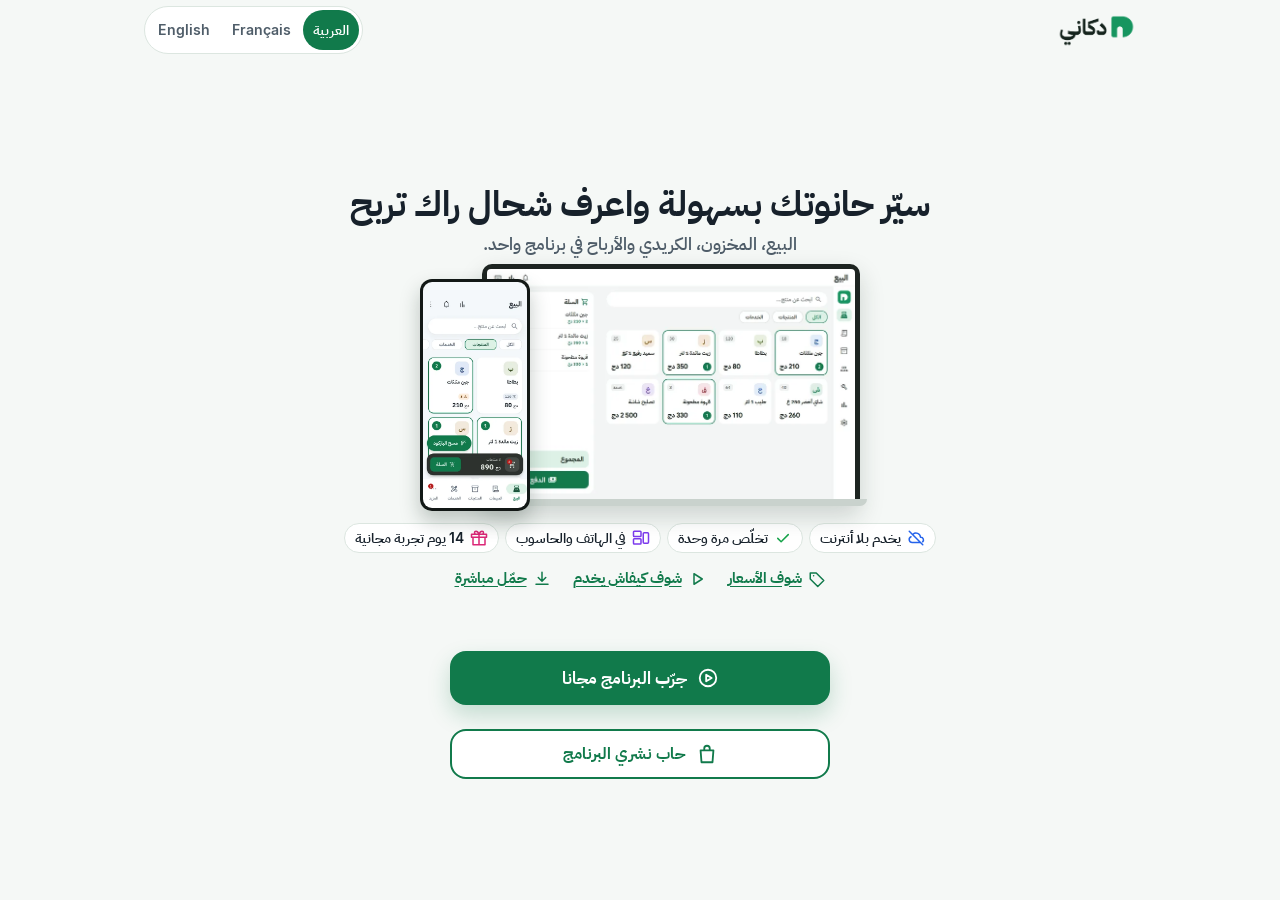
<file: start/index.html>
<!doctype html>
<html lang="ar" dir="rtl">
<head>
<meta charset="utf-8">
<!-- Sends a share of new visitors to /download/ before anything is drawn (split.js). -->
<script src="split.js?v=1"></script>
<meta name="viewport" content="width=device-width, initial-scale=1, viewport-fit=cover">
<title>ابدا مع دكّاني · Doukkany</title>
<meta name="description" content="Doukkany: find the right offer for your shop, see the prices, try it 14 days free. Windows and Android, works without internet.">
<meta name="theme-color" content="#117A4B">
<link rel="icon" type="image/png" href="../download/assets/favicon-64.png">
<link rel="apple-touch-icon" href="../download/assets/icon-192.png">
<meta property="og:title" content="دكّاني · برنامج وتطبيق تسيير المحلات">
<meta property="og:type" content="website">
<meta property="og:url" content="https://yousoft.site/doukkany-site/start/">
<meta property="og:description" content="اختار البرنامج المناسب لحانوتك، شوف الأسعار، وجرّبو 14 يوم مجانا.">
<meta property="og:image" content="https://yousoft.site/doukkany-site/start/og/start-1200x630.jpg">
<meta property="og:image:type" content="image/jpeg">
<meta property="og:image:width" content="1200">
<meta property="og:image:height" content="630">
<meta property="og:image:alt" content="دكّاني: حانوتك كامل، في بلاصة وحدة. 14 يوم مجانا.">
<link rel="preload" href="../download/assets/plex-ar-bold.woff2" as="font" type="font/woff2" crossorigin>
<style>
  /* Fonts and colours: same as /download/ (the app's IBM Plex Sans Arabic + Inter, lib/app/theme.dart). */
  @font-face { font-family: D; src: url(../download/assets/plex-ar-regular.woff2) format("woff2"); font-weight: 400; font-display: swap; unicode-range: U+0600-06FF, U+0750-077F, U+08A0-08FF, U+FB50-FDFF, U+FE70-FEFF, U+200C-200F; }
  @font-face { font-family: D; src: url(../download/assets/plex-ar-semibold.woff2) format("woff2"); font-weight: 600; font-display: swap; unicode-range: U+0600-06FF, U+0750-077F, U+08A0-08FF, U+FB50-FDFF, U+FE70-FEFF, U+200C-200F; }
  @font-face { font-family: D; src: url(../download/assets/plex-ar-bold.woff2) format("woff2"); font-weight: 700; font-display: swap; unicode-range: U+0600-06FF, U+0750-077F, U+08A0-08FF, U+FB50-FDFF, U+FE70-FEFF, U+200C-200F; }
  @font-face { font-family: D; src: url(../download/assets/inter-regular.woff2) format("woff2"); font-weight: 400; font-display: swap; unicode-range: U+0000-00FF, U+0152-0153, U+0178, U+2013-2026, U+20AC, U+2190-2192; }
  @font-face { font-family: D; src: url(../download/assets/inter-semibold.woff2) format("woff2"); font-weight: 600; font-display: swap; unicode-range: U+0000-00FF, U+0152-0153, U+0178, U+2013-2026, U+20AC, U+2190-2192; }
  @font-face { font-family: D; src: url(../download/assets/inter-bold.woff2) format("woff2"); font-weight: 700; font-display: swap; unicode-range: U+0000-00FF, U+0152-0153, U+0178, U+2013-2026, U+20AC, U+2190-2192; }

  :root {
    --logo: #16955F; --green: #117A4B; --deep: #0B4A2E; --mint: #DDF2E6; --mint-2: #EEF8F2;
    --ink: #17212B; --muted: #4F5D69; --line: #DCE6E0; --bg: #F5F8F6; --card: #fff;
    --wa: #25D366; --warn-bg: #FFF8E1; --warn-line: #F3DC8B; --warn-ink: #5B4300;
    --r-lg: 22px; --r-md: 16px; --r-sm: 12px;
    --shadow: 0 1px 2px rgba(23,33,43,.05), 0 8px 24px rgba(17,122,75,.08);
    --pad: 16px; --consent-h: 0px;
  }
  * { box-sizing: border-box; }
  html { -webkit-text-size-adjust: 100%; }
  body { margin: 0; font-family: D, system-ui, "Segoe UI", Tahoma, Arial, sans-serif; background: var(--bg); color: var(--ink); line-height: 1.6; overflow-x: hidden; min-height: 100vh; display: flex; flex-direction: column; }
  img { max-width: 100%; }
  a { color: var(--green); }
  h1, h2, h3, p, ul, ol { margin: 0; }
  ul, ol { padding: 0; list-style: none; }
  button { font: inherit; color: inherit; }
  :focus-visible { outline: 3px solid var(--logo); outline-offset: 2px; border-radius: 8px; }
  h1:focus, h2:focus { outline: none; }
  .wrap { width: 100%; max-width: 760px; margin: 0 auto; padding: 0 var(--pad); }
  .ic { width: 1.25em; height: 1.25em; flex: none; fill: none; stroke: currentColor; stroke-width: 2; stroke-linecap: round; stroke-linejoin: round; }
  .ic.f { fill: currentColor; stroke: none; }
  [dir="rtl"] .flip { transform: scaleX(-1); }
  .ltr { direction: ltr; unicode-bidi: isolate; }
  [hidden] { display: none !important; }
  .sr { position: absolute; width: 1px; height: 1px; overflow: hidden; clip: rect(0 0 0 0); white-space: nowrap; }

  /* ---- Header + progress ---- */
  .top-in { display: flex; align-items: center; justify-content: space-between; gap: 12px; min-height: 60px; }
  .logo { display: flex; align-items: center; text-decoration: none; }
  .logo img { display: block; height: 34px; width: auto; }
  .logo .lat { height: 22px; }
  html[lang="ar"] .logo .lat, html:not([lang="ar"]) .logo .ar { display: none; }
  .langs { display: flex; gap: 2px; padding: 3px; background: #fff; border: 1px solid var(--line); border-radius: 999px; }
  .langs button { background: transparent; border: 0; border-radius: 999px; padding: 6px 10px; min-height: 40px; min-width: 44px; cursor: pointer; font-size: .88rem; font-weight: 600; color: var(--muted); }
  .langs button[aria-pressed="true"] { background: var(--green); color: #fff; }
  .prog { display: flex; align-items: center; gap: 10px; min-height: 48px; }
  .back { display: inline-flex; align-items: center; gap: 4px; min-height: 44px; min-width: 44px; padding: 0 10px 0 6px; border: 0; border-radius: 12px; background: transparent; color: var(--green); font-weight: 700; cursor: pointer; }
  .back:hover { background: var(--mint-2); }
  /* One small segment per step, filled up to the current one */
  .bar { flex: 1; display: flex; gap: 4px; height: 6px; }
  .bar i { flex: 1; border-radius: 6px; background: #E1EAE4; transition: background .3s; }
  .bar i.on { background: var(--green); }
  .prog-txt { font-size: .85rem; font-weight: 600; color: var(--muted); white-space: nowrap; }

  /* ---- Steps ---- */
  main { flex: 1; padding-bottom: 24px; }
  .step { padding: 10px 0 8px; animation: in .22s ease-out; }
  /* Only a small slide, never a fade: if a browser pauses animations (hidden tab, some in-app
     browsers), the screen must still be fully visible. */
  @keyframes in { from { transform: translateY(8px); } to { transform: none; } }
  .step h1 { font-size: clamp(1.55rem, 6.4vw, 2.2rem); font-weight: 700; line-height: 1.25; }
  .lead { color: var(--muted); font-weight: 600; font-size: 1.05rem; margin-top: 6px; }
  .q-sub { color: var(--muted); margin-top: 4px; }
  .block { margin-top: 18px; }

  /* Big choice cards (one tap = answer) */
  .choices { display: grid; gap: 12px; margin-top: 20px; }
  .choice { display: flex; align-items: center; gap: 14px; width: 100%; text-align: start; padding: 16px; min-height: 84px; background: var(--card); border: 2px solid var(--line); border-radius: var(--r-md); box-shadow: var(--shadow); cursor: pointer; transition: border-color .15s, transform .1s, background .15s; }
  .choice:hover { border-color: #9FD3B8; }
  .choice:active { transform: scale(.99); }
  .choice[aria-pressed="true"] { border-color: var(--green); background: var(--mint-2); }
  .choice .ci { flex: none; width: 52px; height: 52px; border-radius: 14px; background: var(--mint); color: var(--green); display: grid; place-items: center; }
  /* Coloured icons (--c set per card): a light tint of the colour behind the icon. */
  .choice[style*="--c"] .ci, .tile[style*="--c"] .ci, .pick[style*="--c"]:not(.primary) .pv { color: var(--c); background: color-mix(in srgb, var(--c) 14%, #fff); }
  .choice .ci .ic { width: 28px; height: 28px; }
  .choice .ct { flex: 1; min-width: 0; display: flex; flex-direction: column; }
  .choice b { font-size: 1.12rem; line-height: 1.35; }
  .choice .cd { color: var(--muted); font-size: .95rem; font-weight: 600; }
  .choice .tag { align-self: flex-start; margin-top: 4px; font-size: .78rem; font-weight: 700; color: var(--green); background: var(--mint); padding: 1px 8px; border-radius: 999px; }
  .choice .go { flex: none; color: var(--green); }
  /* Shop type tiles */
  .tiles { display: grid; grid-template-columns: repeat(2, minmax(0, 1fr)); gap: 10px; margin-top: 18px; }
  .tile { display: flex; flex-direction: column; align-items: flex-start; gap: 8px; padding: 14px 12px; min-height: 104px; text-align: start; background: var(--card); border: 2px solid var(--line); border-radius: var(--r-md); box-shadow: var(--shadow); cursor: pointer; font-weight: 700; line-height: 1.35; transition: border-color .15s, background .15s; }
  .tile:hover { border-color: #9FD3B8; }
  .tile[aria-pressed="true"] { border-color: var(--green); background: var(--mint-2); }
  .tile .ci { width: 42px; height: 42px; border-radius: 12px; background: var(--mint); color: var(--green); display: grid; place-items: center; }
  .tile .ci .ic { width: 24px; height: 24px; }
  /* Shop types: a list, one per row, each icon in its own colour (--c set per row). */
  .tiles.list { grid-template-columns: 1fr; gap: 8px; }
  .tiles.list .tile { flex-direction: row; align-items: center; gap: 12px; min-height: 64px; padding: 10px 14px; }
  .tiles.list .tile .ci { flex: none; color: var(--c, var(--green)); background: var(--mint); background: color-mix(in srgb, var(--c, var(--green)) 14%, #fff); }
  .tiles.list .tile .tl { flex: 1; min-width: 0; }
  .tiles.list .tile .go { flex: none; width: 20px; height: 20px; color: var(--muted); }
  .tiles.list .tile[aria-pressed="true"] .go { color: var(--green); }
  /* "What bothers you most?" tiles: the fix shows as soon as one is picked */
  .tile.pain { font-size: .98rem; }
  .tile .fix { display: inline-flex; align-items: flex-start; gap: 4px; font-size: .85rem; color: var(--green); }
  .tile .fix .ic { width: 16px; height: 16px; margin-top: 3px; }

  /* Buttons */
  .btn { display: inline-flex; align-items: center; justify-content: center; gap: 10px; min-height: 54px; padding: 10px 22px; border-radius: var(--r-md); border: 0; cursor: pointer; font-weight: 700; font-size: 1.08rem; text-decoration: none; background: var(--green); color: #fff; box-shadow: 0 10px 22px rgba(17,122,75,.22); transition: background .15s; text-align: center; }
  .btn:hover { background: #0D6A40; }
  .btn[disabled] { background: #A9BDB2; box-shadow: none; cursor: not-allowed; }
  .btn .ic { width: 22px; height: 22px; }
  .btn.soft { background: #fff; color: var(--green); border: 2px solid var(--green); box-shadow: none; min-height: 50px; font-size: 1rem; }
  .btn.soft:hover { background: var(--mint-2); }
  .btn.wa { background: var(--wa); color: #06331A; box-shadow: 0 10px 22px rgba(37,211,102,.25); }
  .btn.wa:hover { background: #1FBE5B; }
  .btn.block { width: 100%; }
  .link { display: inline-flex; align-items: center; gap: 6px; min-height: 44px; padding: 0 4px; border: 0; background: none; color: var(--green); font-weight: 700; text-decoration: underline; text-underline-offset: 3px; cursor: pointer; }
  .actions { display: flex; flex-direction: column; gap: 10px; margin-top: 22px; }
  .actions .row { display: flex; flex-wrap: wrap; justify-content: center; gap: 4px 16px; }

  /* Bottom action bar on phones: the next step is always in reach. Lifted above the consent bar. */
  .dock { position: sticky; bottom: var(--consent-h); z-index: 20; margin: 20px calc(-1 * var(--pad)) 0; padding: 12px var(--pad) calc(12px + env(safe-area-inset-bottom)); background: rgba(245,248,246,.96); border-top: 1px solid var(--line); backdrop-filter: blur(6px); display: flex; flex-direction: column; gap: 6px; }
  .dock .row { display: flex; flex-wrap: wrap; justify-content: center; gap: 0 16px; }

  .facts { display: flex; flex-wrap: wrap; gap: 8px; margin-top: 18px; }
  .facts li { display: inline-flex; align-items: center; gap: 6px; background: #fff; border: 1px solid var(--line); border-radius: 999px; padding: 4px 12px; font-size: .9rem; font-weight: 600; }
  .facts .ic { color: var(--green); width: 18px; height: 18px; }

  .note { background: var(--mint-2); border: 1px solid #CDE8D8; border-radius: var(--r-sm); padding: 12px 14px; font-size: .95rem; }
  .note b { display: block; }
  .warn { background: var(--warn-bg); border: 1px solid var(--warn-line); color: var(--warn-ink); border-radius: var(--r-sm); padding: 12px 14px; font-weight: 600; font-size: .95rem; }
  .resume { display: flex; flex-wrap: wrap; align-items: center; gap: 6px 12px; margin-top: 16px; }
  .resume p { flex: 1 1 200px; font-weight: 600; }

  /* "Other" shop type */
  .field { display: flex; flex-direction: column; gap: 6px; margin-top: 16px; }
  .field label { font-weight: 700; }
  .field input { font: inherit; font-size: 1.05rem; min-height: 52px; padding: 10px 14px; border: 2px solid var(--line); border-radius: var(--r-sm); background: #fff; color: var(--ink); }
  .field input:focus { border-color: var(--green); outline: none; }
  /* Order form (PC offers) */
  .card .field:first-of-type { margin-top: 12px; }
  .field select { font: inherit; font-size: 1.05rem; min-height: 52px; padding: 10px 14px; border: 2px solid var(--line); border-radius: var(--r-sm); background: #fff; color: var(--ink); width: 100%; }
  .field select:focus { border-color: var(--green); outline: none; }
  .field select[disabled] { color: var(--muted); }
  .field input[dir="ltr"] { text-align: left; }
  .pills { display: flex; flex-wrap: wrap; gap: 8px; margin-top: 12px; }
  .pill { min-height: 48px; min-width: 72px; padding: 8px 18px; border: 2px solid var(--line); border-radius: 999px; background: #fff; font-weight: 700; cursor: pointer; }
  .pill[aria-pressed="true"] { border-color: var(--green); background: var(--mint-2); color: var(--deep); }
  .msg.bad { color: #A33A1C; }
  /* "Watch all the episodes on YouTube": the red YouTube logo, like /learn/. */
  .yt-all .ic { color: #E62117; width: 24px; height: 24px; }
  /* The order form's robot trap: never seen by people. Never push it far sideways (a big negative left):
     on this right-to-left page that made the page 10 000 px wide and phones zoomed out. */
  .hp { position: absolute; width: 1px; height: 1px; margin: 0; padding: 0; border: 0; overflow: hidden;
    clip: rect(0 0 0 0); clip-path: inset(50%); opacity: 0; pointer-events: none; }
  .field small { color: var(--muted); }

  /* Device counts */
  .count { display: flex; align-items: center; justify-content: space-between; gap: 12px; padding: 14px; background: #fff; border: 1px solid var(--line); border-radius: var(--r-md); margin-top: 10px; }
  .count .cl { display: flex; align-items: center; gap: 10px; font-weight: 700; }
  .count .cl .ic { color: var(--green); width: 26px; height: 26px; }
  .stepper { display: flex; align-items: center; gap: 4px; direction: ltr; }
  .stepper button { width: 48px; height: 48px; border-radius: 50%; border: 2px solid var(--green); background: #fff; color: var(--green); font-size: 1.5rem; font-weight: 700; line-height: 1; cursor: pointer; }
  .stepper button[disabled] { border-color: var(--line); color: #A9B7AF; cursor: not-allowed; }
  .stepper output { min-width: 40px; text-align: center; font-size: 1.4rem; font-weight: 700; }
  .seg { display: grid; gap: 10px; margin-top: 10px; }
  .seg .choice { min-height: 0; }

  /* Features */
  .feat-grid { display: grid; gap: 18px; margin-top: 16px; }
  .chip { display: inline-flex; align-items: center; gap: 6px; background: var(--mint); color: var(--deep); font-weight: 700; border-radius: 999px; padding: 3px 12px; font-size: .92rem; margin-top: 8px; }
  .feats { display: grid; gap: 8px; }
  .feat { display: flex; align-items: flex-start; gap: 12px; width: 100%; text-align: start; padding: 12px 14px; background: #fff; border: 2px solid var(--line); border-radius: var(--r-md); cursor: pointer; transition: border-color .15s, background .15s; }
  .feat[aria-pressed="true"] { border-color: var(--green); background: var(--mint-2); }
  .feats .feat { cursor: default; }
  .feat .ok { flex: none; width: 36px; height: 36px; border-radius: 10px; background: var(--mint); color: var(--green); display: grid; place-items: center; }
  .feat .ok[style*="--c"] { color: var(--c); background: color-mix(in srgb, var(--c) 14%, #fff); }
  .feat .ok .ic { width: 20px; height: 20px; }
  .feat b { display: block; font-size: 1.02rem; line-height: 1.4; }
  .feat span.fd { display: block; color: var(--muted); font-size: .92rem; font-weight: 600; }
  .feat .why-tag { display: inline-block; margin-top: 6px; font-size: .8rem; font-weight: 700; color: var(--deep); background: var(--mint); padding: 1px 10px; border-radius: 999px; }
  .shot { display: flex; justify-content: center; }
  .phn { width: 210px; padding: 6px; border-radius: 30px; background: #121816; box-shadow: 0 18px 36px rgba(20,45,32,.22), inset 0 0 0 1.5px #2C3430; }
  .phn .scr { border-radius: 24px; overflow: hidden; background: #F3F6F9; aspect-ratio: 9 / 16; }
  .phn img { display: block; width: 100%; height: 100%; object-fit: cover; object-position: top; }
  .phn .none { height: 100%; display: grid; place-items: center; padding: 20px; text-align: center; color: var(--muted); font-weight: 600; }

  /* Price */
  .offer { position: relative; background: #fff; border: 2px solid var(--green); border-radius: var(--r-lg); box-shadow: var(--shadow); padding: 22px 18px 18px; margin-top: 22px; }
  .offer .ribbon { position: absolute; top: -14px; inset-inline-start: 16px; background: var(--green); color: #fff; font-weight: 700; font-size: .85rem; padding: 3px 12px; border-radius: 999px; }
  .offer h2 { font-size: 1.35rem; font-weight: 700; line-height: 1.3; }
  .offer .od { color: var(--muted); font-weight: 600; margin-top: 2px; }
  .price { display: flex; align-items: baseline; flex-wrap: wrap; gap: 4px 10px; margin-top: 12px; }
  .price .amt { font-size: clamp(2rem, 9vw, 2.6rem); font-weight: 700; color: var(--deep); line-height: 1.1; }
  .price .cur { font-size: 1.2rem; font-weight: 700; color: var(--deep); }
  .price .once { font-weight: 700; color: var(--green); }
  .lines { margin-top: 12px; border-top: 1px dashed var(--line); }
  .lines li { display: flex; justify-content: space-between; gap: 12px; padding: 8px 0; border-bottom: 1px dashed var(--line); font-weight: 600; }
  .lines li span:last-child { white-space: nowrap; }
  .incl { margin-top: 12px; display: grid; gap: 6px; }
  .incl li { display: flex; gap: 8px; align-items: flex-start; }
  .incl .ic { color: var(--green); width: 20px; height: 20px; margin-top: 3px; }
  /* "Why this offer?" */
  .why { background: #fff; border: 1px solid var(--line); border-radius: var(--r-md); padding: 14px 16px; }
  .why h2 { display: flex; align-items: center; gap: 8px; font-size: 1.08rem; font-weight: 700; }
  .why h2 .ic { color: var(--green); }
  .why ul { display: grid; gap: 8px; margin-top: 8px; }
  .why li { display: flex; gap: 6px; align-items: flex-start; font-weight: 600; }
  .why li .ic { color: var(--green); width: 18px; height: 18px; margin-top: 4px; }
  .trial-tag { display: inline-flex; align-items: baseline; gap: 6px; background: var(--green); color: #fff; border-radius: 14px; padding: 2px 14px 4px; font-weight: 700; }
  .trial-tag .n { font-size: 1.5rem; }
  details.cmp { margin-top: 18px; background: #fff; border: 1px solid var(--line); border-radius: var(--r-md); }
  details.cmp summary { cursor: pointer; padding: 14px 16px; font-weight: 700; min-height: 48px; color: var(--green); }
  details.cmp .plans { padding: 0 12px 12px; }
  .plans { display: grid; gap: 10px; }
  .plan { display: flex; justify-content: space-between; align-items: center; gap: 12px; padding: 14px; border: 1px solid var(--line); border-radius: var(--r-sm); background: #fff; }
  .plan.rec { border: 2px solid var(--green); background: var(--mint-2); }
  .plan b { display: block; font-size: 1.05rem; }
  .plan .pd { color: var(--muted); font-size: .9rem; font-weight: 600; }
  .plan .pp { white-space: nowrap; font-weight: 700; font-size: 1.15rem; color: var(--deep); text-align: end; }
  .plan .pp small { display: block; font-size: .78rem; color: var(--muted); font-weight: 600; }

  /* Lessons */
  .lessons { display: grid; gap: 10px; margin-top: 16px; counter-reset: l; }
  .lesson { display: flex; align-items: center; gap: 12px; padding: 10px 12px; text-decoration: none; color: var(--ink); background: #fff; border: 1px solid var(--line); border-radius: 14px; box-shadow: var(--shadow); min-height: 76px; }
  .lesson.first { border: 2px solid var(--green); }
  .thumb { position: relative; flex: none; width: 54px; aspect-ratio: 9 / 16; border-radius: 9px; overflow: hidden; background: var(--mint); }
  .thumb img { width: 100%; height: 100%; object-fit: cover; display: block; }
  .thumb .pl { position: absolute; inset: 0; display: grid; place-items: center; }
  .thumb .pl span { width: 26px; height: 26px; border-radius: 50%; background: rgba(17,33,26,.72); color: #fff; display: grid; place-items: center; }
  .thumb .pl .ic { width: 12px; height: 12px; margin-left: 2px; }
  .lesson .tx { flex: 1; min-width: 0; }
  .lesson .tt { display: block; font-weight: 700; line-height: 1.35; }
  .lesson .td { display: flex; gap: 8px; align-items: center; color: var(--muted); font-size: .85rem; font-weight: 600; }
  .lesson .here { color: var(--green); }
  .lesson .seen { display: inline-flex; align-items: center; gap: 2px; color: var(--green); }
  .lesson .seen .ic { width: 14px; height: 14px; }
  dialog.player { width: fit-content; max-width: calc(100% - 24px); padding: 0; border: 0; border-radius: 18px; background: #0F1512; color: #fff; overflow: hidden; }
  dialog.player::backdrop { background: rgba(10,20,15,.72); }
  .player-top { width: 0; min-width: 100%; display: flex; align-items: center; gap: 10px; padding-block: 8px; padding-inline: 14px 8px; }
  .player-top h3 { flex: 1; min-width: 0; font-size: 1rem; font-weight: 600; overflow: hidden; text-overflow: ellipsis; white-space: nowrap; }
  .player-top a { color: #CDEBD9; font-size: .9rem; min-height: 44px; display: inline-flex; align-items: center; white-space: nowrap; }
  .player-top button { width: 44px; height: 44px; flex: none; border-radius: 50%; border: 0; background: rgba(255,255,255,.12); color: #fff; cursor: pointer; display: grid; place-items: center; }
  .frame { height: min(calc(100dvh - 110px), calc((100vw - 24px) * 16 / 9), 720px); aspect-ratio: 9 / 16; margin: 0 auto; background: #000; }
  .frame iframe { width: 100%; height: 100%; border: 0; display: block; }

  /* Final screens */
  .sum { background: #fff; border: 1px solid var(--line); border-radius: var(--r-md); box-shadow: var(--shadow); margin-top: 18px; }
  .sum li { display: flex; justify-content: space-between; align-items: center; gap: 12px; padding: 12px 16px; border-bottom: 1px solid var(--line); }
  .sum li:last-child { border-bottom: 0; }
  .sum .k { color: var(--muted); font-weight: 600; font-size: .92rem; }
  .sum .v { font-weight: 700; text-align: end; }
  .sum .edit { font-size: .9rem; min-height: 40px; }
  .sum .total .v { font-size: 1.35rem; color: var(--deep); }
  .sum .total small.once { display: block; font-size: .82rem; color: var(--green); font-weight: 700; }
  .card { background: #fff; border: 1px solid var(--line); border-radius: var(--r-md); box-shadow: var(--shadow); padding: 18px 16px; margin-top: 16px; }
  .card h2 { font-size: 1.2rem; font-weight: 700; line-height: 1.35; display: flex; align-items: center; gap: 8px; }
  .card h2 .ic { color: var(--green); }
  .card > p { color: var(--muted); margin-top: 4px; }
  .steps-list { counter-reset: s; display: grid; gap: 8px; margin-top: 12px; }
  .steps-list li { display: flex; gap: 10px; align-items: flex-start; counter-increment: s; }
  .steps-list li::before { content: counter(s); flex: none; width: 28px; height: 28px; border-radius: 50%; background: var(--mint); color: var(--green); font-weight: 700; display: grid; place-items: center; font-size: .9rem; }
  .get { display: flex; flex-direction: column; gap: 10px; margin-top: 14px; }
  .share-row { display: grid; grid-template-columns: repeat(2, minmax(0, 1fr)); gap: 8px; }
  .share-row .btn { min-height: 48px; font-size: .95rem; padding: 8px 10px; }
  /* An odd button out (5 with the phone's Share) takes the whole last row. */
  @media (max-width: 599px) { .share-row > :last-child:nth-child(odd) { grid-column: 1 / -1; } }
  .play-badge { display: inline-block; line-height: 0; align-self: flex-start; }
  .play-badge img { height: 74px; width: auto; margin: -9px; display: block; }
  .msg { font-weight: 600; color: var(--green); font-size: .95rem; }
  .msg:empty { display: none; }
  .tip { font-size: .92rem; color: var(--muted); }
  .tip summary { cursor: pointer; font-weight: 600; color: var(--ink); min-height: 36px; display: flex; align-items: center; gap: 6px; }
  .help { background: linear-gradient(150deg, #0B5C38 0%, #0E6B43 55%, #117A4B 100%); color: #fff; border-radius: var(--r-lg); padding: 20px; margin-top: 18px; display: flex; flex-direction: column; gap: 6px; }
  .help h2 { font-size: 1.25rem; font-weight: 700; }
  .help p { color: #E5F5EC; }
  .help .btn { align-self: flex-start; margin-top: 8px; }
  .pay { display: flex; flex-wrap: wrap; gap: 8px; margin-top: 12px; }
  .pay span { background: var(--mint-2); border: 1px solid #CDE8D8; border-radius: 10px; padding: 6px 14px; font-weight: 700; }
  .sent { margin-top: 14px; }


  /* ---- Funnel v2 (2026-11-27, owner brief "Interactive Sales Funnel") ---- */
  .btn.small { min-height: 44px; padding: 6px 16px; font-size: .95rem; }
  .btn.soft.block { box-shadow: none; }
  /* Welcome: real app screens (PC + phone), the benefits, three light links */
  .mock { position: relative; width: min(100%, 300px); aspect-ratio: 300 / 168; margin: 10px auto 0; }
  .mock .lap { position: absolute; top: 0; inset-inline-start: 0; width: 86%; padding: 5px 5px 0; background: #1D2421; border-radius: 10px 10px 3px 3px; box-shadow: 0 10px 24px rgba(20,45,32,.18); }
  .mock .lap::after { content: ""; display: block; height: 7px; margin: 0 -12px; background: #C9D2CD; border-radius: 0 0 8px 8px; }
  .mock .lap-scr { display: block; overflow: hidden; border-radius: 4px 4px 0 0; background: #fff; }
  .mock .lap img { display: block; width: 100%; height: auto; aspect-ratio: 760 / 475; }
  .mock .mphn { position: absolute; bottom: 0; inset-inline-end: 0; width: 25%; padding: 3px; background: #121816; border-radius: 12px; box-shadow: 0 10px 20px rgba(20,45,32,.25); }
  .mock .mphn img { display: block; width: 100%; height: auto; aspect-ratio: 360 / 780; border-radius: 9px; object-fit: cover; object-position: top; }
  .benefits { justify-content: center; gap: 6px; margin-top: 12px; }
  .benefits li { font-size: .86rem; padding: 3px 10px; }
  .quick { display: flex; flex-wrap: wrap; justify-content: center; gap: 0 14px; margin-top: 6px; }
  .quick .link { font-size: .92rem; min-height: 40px; }
  .quick .link .ic { width: 18px; height: 18px; }
  .pitch { display: flex; gap: 8px; align-items: flex-start; text-align: start; background: #fff; border: 1px solid var(--line); border-radius: var(--r-sm); padding: 10px 12px; margin-top: 10px; font-weight: 600; font-size: .95rem; }
  .resume { justify-content: center; }
  /* Device cards: the price when buying */
  .choice .cp { font-weight: 700; color: var(--deep); font-size: .95rem; }
  .choice .cp s { color: var(--muted); font-weight: 600; margin-inline-end: 4px; }
  .dots { list-style: disc; padding-inline-start: 20px; margin-top: 6px; display: grid; gap: 4px; }
  .tip .ic { width: 18px; height: 18px; }
  .tip.block { background: #fff; border: 1px solid var(--line); border-radius: var(--r-sm); padding: 6px 12px 10px; }
  /* Ready screen */
  .answers { display: flex; flex-wrap: wrap; align-items: center; gap: 4px 8px; font-size: .9rem; font-weight: 600; color: var(--muted); }
  .answers span { background: var(--mint); color: var(--deep); border-radius: 999px; padding: 1px 10px; }
  .answers .link { min-height: 36px; font-size: .9rem; }
  .dl-card h2 { margin-bottom: 4px; }
  .dl-h { font-size: 1.02rem; margin-top: 14px; display: flex; align-items: center; gap: 6px; flex-wrap: wrap; }
  .advice p { margin-top: 6px; font-weight: 600; }
  .advice .incl b { font-weight: 700; }
  .incl .why-tag { display: inline-block; margin-inline-start: 4px; font-size: .78rem; font-weight: 700; color: var(--deep); background: var(--mint); padding: 0 8px; border-radius: 999px; }
  .offer-mini .om { display: flex; justify-content: space-between; align-items: center; gap: 12px; margin-top: 8px; }
  .offer-mini .om b { font-size: 1.08rem; }
  .offer-mini .pp { white-space: nowrap; font-weight: 700; font-size: 1.2rem; color: var(--deep); text-align: end; }
  .offer-mini .pp small { display: block; font-size: .78rem; color: var(--muted); font-weight: 600; }
  .card .row, p.row { display: flex; flex-wrap: wrap; gap: 0 16px; margin-top: 6px; }
  h3.mini { font-size: .95rem; margin-top: 12px; color: var(--muted); }
  details.more > summary { color: var(--green); font-weight: 700; }
  .lesson .pcv { display: inline-flex; align-items: center; gap: 2px; }
  .lesson .pcv .ic { width: 14px; height: 14px; }
  /* Prices */
  .trialbar { display: inline-flex; align-items: center; gap: 8px; margin-top: 8px; font-weight: 700; color: var(--deep); background: var(--mint); border-radius: 999px; padding: 4px 14px; }
  .plan-cards { display: grid; gap: 14px; margin-top: 16px; }
  .plan-card { position: relative; background: #fff; border: 1px solid var(--line); border-radius: var(--r-md); padding: 16px; }
  .plan-card.rec { border: 2px solid var(--green); }
  .plan-card .ribbon { position: absolute; top: -12px; inset-inline-start: 14px; background: var(--green); color: #fff; font-weight: 700; font-size: .8rem; padding: 2px 10px; border-radius: 999px; }
  .plan-card h2 { font-size: 1.15rem; }
  .plan-card .price { margin-top: 4px; }
  .plan-card .amt { font-size: 1.9rem; }
  .plan-card .btn { margin-top: 12px; }
  .plan-card .incl li { font-size: .93rem; }
  /* Trust, FAQ, calculator */
  .trust .incl li { font-weight: 600; }
  .quotes blockquote { margin: 10px 0 0; padding: 10px 12px; border-inline-start: 3px solid var(--green); background: var(--mint-2); border-radius: 8px; }
  .faq-i { border-top: 1px solid var(--line); }
  .faq-i:first-of-type { margin-top: 8px; }
  .faq-i summary { cursor: pointer; font-weight: 700; min-height: 48px; display: flex; align-items: center; padding: 6px 0; }
  .faq-i p { padding: 0 0 12px; color: var(--ink); }
  .faq details.more { border-top: 1px solid var(--line); }
  .faq details.more > summary { min-height: 48px; display: flex; align-items: center; cursor: pointer; }
  .calc summary { cursor: pointer; font-weight: 700; display: flex; align-items: center; gap: 8px; min-height: 40px; font-size: 1.05rem; }
  .calc-in { display: grid; grid-template-columns: 1fr 1fr; gap: 0 10px; }
  .calc-in .field input { min-height: 48px; width: 100%; }
  .calc-out { margin: 10px 0; font-weight: 600; }
  .calc-out:empty { display: none; }
  .calc-out b { color: var(--deep); font-size: 1.1rem; }
  /* Checkout */
  .ref { margin-top: 8px; font-weight: 700; font-size: 1.05rem; }
  .ref bdi { background: var(--mint); padding: 2px 10px; border-radius: 8px; letter-spacing: .04em; }
  .err { color: #A33A1C; font-weight: 600; font-size: .92rem; margin-top: 4px; }
  .card.invalid { border: 2px solid #D9573A; }
  .field.invalid input, .field.invalid select, [aria-invalid="true"] { border-color: #D9573A !important; background: #FFF6F3; }
  .msg.bad { font-weight: 700; }
  .dock .msg { text-align: center; }
  .winhelp .keys { display: flex; flex-wrap: wrap; align-items: center; gap: 6px; margin: 10px 0; direction: ltr; justify-content: center; }
  .winhelp kbd { font: inherit; font-weight: 700; font-size: .9rem; background: #fff; border: 1px solid #B9C6BF; border-bottom-width: 3px; border-radius: 8px; padding: 2px 10px; }
  .winhelp kbd.typed { font-family: Consolas, monospace; }
  .winhelp .arrow { color: var(--muted); }
  .winhelp .msinfo { direction: ltr; text-align: left; background: #fff; border: 1px solid var(--line); border-radius: 8px; font-size: .85rem; margin: 6px 0; }
  .winhelp .msinfo div { display: flex; justify-content: space-between; gap: 10px; padding: 6px 10px; border-bottom: 1px solid var(--line); }
  .winhelp .msinfo div:last-child { border-bottom: 0; }
  .winhelp .msinfo span { color: var(--muted); }
  .winhelp .msinfo b { color: var(--deep); }
  .winhelp p + p, .winhelp b { margin-top: 6px; display: block; }
  .seg .choice .ci { width: 44px; height: 44px; }
  @media (min-width: 900px) {
    .plan-cards { grid-template-columns: repeat(3, minmax(0, 1fr)); }
    .mock { width: 440px; }
  }
  @media (max-height: 700px) and (max-width: 599px) {
    .mock { width: 240px; }
  }
  @media (max-height: 600px) and (max-width: 599px) {
    .mock { width: 190px; margin-top: 6px; }
    html.app .step[data-step="welcome"] h1 { font-size: 1.2rem; }
    html.app .step[data-step="welcome"] .lead { font-size: .92rem; }
    .benefits { margin-top: 8px; }
  }

  @media (min-width: 600px) {
    :root { --pad: 24px; }
    .choices.four { grid-template-columns: 1fr 1fr; }
    .tiles { grid-template-columns: repeat(3, minmax(0, 1fr)); }
    .tiles.list { grid-template-columns: 1fr; }
    .seg { grid-template-columns: 1fr 1fr; }
    .dock { position: static; margin: 24px 0 0; padding: 0; background: none; border: 0; backdrop-filter: none; align-items: center; }
    .dock .btn { min-width: 300px; }
    .share-row { grid-template-columns: repeat(4, minmax(0, 1fr)); }
  }
  @media (min-width: 900px) {
    .wrap.wide { max-width: 1040px; }
    .feat-grid { grid-template-columns: 1fr 260px; align-items: start; gap: 32px; }
    .phn { width: 250px; position: sticky; top: 20px; }
    .tiles { grid-template-columns: repeat(4, minmax(0, 1fr)); }
    .tiles.list { grid-template-columns: 1fr 1fr; }
    .final-grid { display: grid; grid-template-columns: 1fr 1fr; gap: 0 20px; align-items: start; }
  }
  .ishot { display: none; }
  @media (max-width: 899px) {
    .feat-grid .shot { display: none; }
    .ishot { display: flex; justify-content: center; padding: 10px 0 4px; }
    .ishot:empty { display: none; }
    .ishot .phn { width: 180px; }
  }
  @media (max-width: 360px) {
    .langs button { padding: 6px 7px; min-width: 38px; font-size: .8rem; }
    .logo img { height: 30px; }
    .tile { padding: 12px 10px; font-size: .95rem; }
    .choice { padding: 14px 12px; gap: 10px; }
    .choice .ci { width: 44px; height: 44px; }
  }
  /* ---- App shell (app.js adds html.app): the page never scrolls, like an app screen.
     Header at the top, then each step = question (.head) + answers (.scroll, the only part
     that scrolls) + buttons (.dock). Without JavaScript the page stays a normal page. ---- */
  html.app, html.app body { overflow: hidden; overscroll-behavior: none; }
  html.app body { height: var(--app-h, 100vh); min-height: 0; padding-bottom: var(--consent-h); }
  html.app header { flex: none; }
  html.app main { flex: 1; min-height: 0; display: flex; flex-direction: column; padding-bottom: 0; }
  html.app #view { flex: 1; min-height: 0; display: flex; flex-direction: column; max-width: none; padding: 0; }
  html.app .step { flex: 1; min-height: 0; display: flex; flex-direction: column; padding: 0; animation: none; }
  /* Only the question and the list slide in: if a browser pauses animations, the buttons
     must still sit fully on the screen. */
  html.app .step > .head, html.app .step > .scroll { animation: in .22s ease-out; }
  /* Same text width as the old .wrap (760px), but the list scrolls edge to edge. */
  html.app .step > .head, html.app .step > .scroll, html.app .step > .dock { padding-inline: max(var(--pad), calc((100% - 760px) / 2 + var(--pad))); }
  html.app .step > .head { flex: none; padding-top: 8px; padding-bottom: 10px; position: relative; z-index: 2; transition: box-shadow .2s; }
  html.app .step.scrolled > .head { box-shadow: 0 8px 12px -10px rgba(23,33,43,.35); }
  /* position: relative = the list holds its own absolute children (the order form's hidden
     robot field), else they stretch the page and it scrolls. */
  html.app .step > .scroll { position: relative; flex: 1; min-height: 0; overflow-y: auto; overscroll-behavior: contain; -webkit-overflow-scrolling: touch; padding-bottom: 16px; }
  html.app .step > .scroll > :first-child { margin-top: 6px; }
  html.app .step > .scroll > .offer:first-child { margin-top: 20px; } /* room for its "best for you" label */
  /* Soft fade at the bottom of the list: there is more below. */
  html.app .step > .scroll::after { content: ""; position: sticky; bottom: -16px; display: block; height: 28px; margin-top: -12px; background: linear-gradient(rgba(245,248,246,0), var(--bg)); pointer-events: none; }
  html.app .step > .dock { flex: none; position: relative; bottom: auto; z-index: 3; margin: 0; padding-top: 12px; padding-bottom: calc(12px + env(safe-area-inset-bottom)); background: var(--bg); border-top: 1px solid var(--line); backdrop-filter: none; }
  /* Welcome (v2): headline, the app on a PC and a phone, benefits and links, then the two
     buttons fixed at the bottom so the main one is always in reach (owner brief §3). */
  html.app .step[data-step="welcome"] > .head { text-align: center; padding-top: 12px; padding-bottom: 0; }
  html.app .step[data-step="welcome"] > .scroll { text-align: center; }
  html.app .step[data-step="welcome"] > .scroll::after { display: none; }
  html.app.at-welcome .step[data-step="welcome"] > .dock { position: sticky; bottom: var(--consent-h); }
  /* Wide screens: no empty band between the content and the buttons; the whole group sits
     in the middle of the screen. */
  @media (min-width: 600px) {
    html.app .step[data-step="welcome"] { justify-content: center; }
    html.app .step[data-step="welcome"] > .scroll { flex: none; }
    html.app .step[data-step="welcome"] > .dock { border-top: 0; padding-top: 18px; }
    html.app .step[data-step="welcome"] > .dock .btn { width: 380px; min-width: 0; }
  }
  /* The first page stays a normal page: no lock, so slide-down-to-refresh works. Its cards
     still sit at the bottom; on a very short screen the whole page scrolls instead. */
  html.app.at-welcome, html.app.at-welcome body { overflow: visible; overscroll-behavior: auto; }
  html.app.at-welcome body { height: auto; min-height: var(--app-h, 100vh); }
  html.app.at-welcome .step[data-step="welcome"] > .scroll { overflow: visible; min-height: auto; overscroll-behavior: auto; }
  @media (min-width: 600px) {
    html.app .step > .dock { align-items: center; }
  }
  @media (max-width: 599px) {
    html.app .top-in { min-height: 52px; }
    html.app .prog { min-height: 44px; }
    html.app .step h1 { font-size: clamp(1.3rem, 5.8vw, 1.9rem); }
    html.app .lead { font-size: 1rem; margin-top: 4px; }
    html.app .choices { gap: 10px; margin-top: 12px; }
    html.app .choice { min-height: 72px; padding: 12px 14px; }
    html.app .tiles { margin-top: 10px; }
    html.app .tile { min-height: 92px; }
    html.app .step > .dock { padding-top: 10px; padding-bottom: calc(8px + env(safe-area-inset-bottom)); gap: 2px; }
    html.app .dock .row { gap: 0 12px; }
    html.app .dock .link { min-height: 40px; font-size: .92rem; }
  }

  @media (prefers-reduced-motion: reduce) {
    *, *::before, *::after { transition: none !important; animation: none !important; }
  }
</style>
</head>
<body>
<svg width="0" height="0" style="position:absolute" aria-hidden="true">
  <symbol id="i-play-c" viewBox="0 0 24 24"><circle cx="12" cy="12" r="9"/><path d="M10 8.5v7l6-3.5z"/></symbol>
  <symbol id="i-bag" viewBox="0 0 24 24"><path d="M5 8h14l-1 13H6zM9 8V6a3 3 0 0 1 6 0v2"/></symbol>
  <symbol id="i-basket" viewBox="0 0 24 24"><path d="M3 10h18l-2 10H5zM8 10l4-6 4 6M9 14v3M15 14v3"/></symbol>
  <symbol id="i-shirt" viewBox="0 0 24 24"><path d="M8 3 3 6l2 4 2-1v12h10V9l2 1 2-4-5-3c0 2-1.5 3-4 3S8 5 8 3z"/></symbol>
  <symbol id="i-phone" viewBox="0 0 24 24"><rect x="6" y="2" width="12" height="20" rx="2"/><path d="M11 18h2"/></symbol>
  <symbol id="i-spark" viewBox="0 0 24 24"><path d="M10 3l1.8 4.7L16.5 9.5l-4.7 1.8L10 16l-1.8-4.7L3.5 9.5l4.7-1.8zM18 14l.9 2.1L21 17l-2.1.9L18 20l-.9-2.1L15 17l2.1-.9z"/></symbol>
  <symbol id="i-car" viewBox="0 0 24 24"><path d="M3 13l2.2-5.2A2 2 0 0 1 7 7h10a2 2 0 0 1 1.8.8L21 13v5h-3v-2H6v2H3zM3 13h18M7 16h.01M17 16h.01"/></symbol>
  <symbol id="i-brick" viewBox="0 0 24 24"><path d="M3 6h18v12H3zM3 10h18M3 14h18M9 6v4M15 10v4M9 14v4"/></symbol>
  <symbol id="i-home" viewBox="0 0 24 24"><path d="M3 11l9-7 9 7v9a1 1 0 0 1-1 1h-5v-6H9v6H4a1 1 0 0 1-1-1z"/></symbol>
  <symbol id="i-book" viewBox="0 0 24 24"><path d="M4 5a2 2 0 0 1 2-2h13v15H6a2 2 0 0 0-2 2zM4 20a2 2 0 0 0 2 2h13v-4M9 7h6"/></symbol>
  <symbol id="i-truck" viewBox="0 0 24 24"><path d="M2 6h11v10H2zM13 9h4l4 4v3h-8M4 18a2 2 0 1 0 4 0 2 2 0 1 0-4 0M15 18a2 2 0 1 0 4 0 2 2 0 1 0-4 0"/></symbol>
  <symbol id="i-apple" viewBox="0 0 24 24"><path d="M12 7.5C10 5.5 5 5.8 5 11.5c0 5 3.2 9.8 7 8.8 3.8 1 7-3.8 7-8.8 0-5.7-5-6-7-4zM12 7.5c0-2 1-3.8 3-4.5"/></symbol>
  <symbol id="i-cake" viewBox="0 0 24 24"><path d="M4 21h16v-8a2 2 0 0 0-2-2H6a2 2 0 0 0-2 2zM4 16c2 0 2-1.2 4-1.2s2 1.2 4 1.2 2-1.2 4-1.2 2 1.2 4 1.2M12 11V8M12 5v.01"/></symbol>
  <symbol id="i-tool" viewBox="0 0 24 24"><path d="M15 4a5 5 0 0 0-4.6 6.9L3.5 17.8a1.8 1.8 0 0 0 2.6 2.6l6.9-6.9A5 5 0 0 0 20 9l-3 1-2.2-2.2L16 5z"/></symbol>
  <symbol id="i-dots" viewBox="0 0 24 24"><path d="M5 12h.01M12 12h.01M19 12h.01" stroke-width="3.2"/></symbol>
  <symbol id="i-win" viewBox="0 0 24 24"><path d="M3 5.6 10.4 4.6v7H3zM11.4 4.4 21 3v8.6h-9.6zM3 12.6h7.4v7L3 18.4zM11.4 12.6H21V21l-9.6-1.4z"/></symbol>
  <symbol id="i-pc" viewBox="0 0 24 24"><rect x="3" y="4" width="18" height="12" rx="1.5"/><path d="M8 20h8M12 16v4"/></symbol>
  <symbol id="i-pcphone" viewBox="0 0 24 24"><rect x="2" y="4" width="14" height="10" rx="1.2"/><path d="M5 18h8M9 14v4"/><rect x="17" y="8" width="5" height="12" rx="1"/></symbol>
  <symbol id="i-devices" viewBox="0 0 24 24"><rect x="2" y="3" width="10" height="7" rx="1"/><rect x="2" y="13" width="10" height="7" rx="1"/><rect x="15" y="5" width="7" height="14" rx="1.2"/></symbol>
  <symbol id="i-back" viewBox="0 0 24 24"><path d="M15 6l-6 6 6 6"/></symbol>
  <symbol id="i-next" viewBox="0 0 24 24"><path d="M9 6l6 6-6 6"/></symbol>
  <symbol id="i-check" viewBox="0 0 24 24"><path d="M5 12.5l4.5 4.5L19 7.5"/></symbol>
  <symbol id="i-play" viewBox="0 0 24 24"><path d="M8 5v14l11-7z"/></symbol>
  <symbol id="i-wa" viewBox="0 0 32 32"><path d="M16 3C8.8 3 3 8.7 3 15.8c0 2.5.7 4.8 2 6.8L3 29l6.6-2c1.9 1 4.1 1.6 6.4 1.6 7.2 0 13-5.7 13-12.8S23.2 3 16 3zm0 23.3c-2.1 0-4-.6-5.7-1.6l-.4-.2-3.9 1.2 1.2-3.8-.3-.4c-1.1-1.7-1.8-3.6-1.8-5.7C5.1 10 10 5.2 16 5.2S26.9 10 26.9 15.8 22 26.3 16 26.3zm6-7.8c-.3-.2-1.9-1-2.2-1.1-.3-.1-.5-.2-.7.2-.2.3-.8 1-1 1.2-.2.2-.4.2-.7.1-.3-.2-1.4-.5-2.6-1.6-1-.9-1.6-1.9-1.8-2.2-.2-.3 0-.5.1-.7l.5-.6c.2-.2.2-.4.3-.6.1-.2 0-.4 0-.6l-1-2.4c-.3-.6-.5-.5-.7-.5h-.6c-.2 0-.6.1-.9.4-.3.3-1.1 1.1-1.1 2.7s1.2 3.2 1.3 3.4c.2.2 2.3 3.6 5.7 5 2.8 1.1 3.4.9 4 .8.6-.1 1.9-.8 2.2-1.5.3-.7.3-1.4.2-1.5-.1-.2-.3-.3-.6-.4z"/></symbol>
  <symbol id="i-dl" viewBox="0 0 24 24"><path d="M12 3v12M7 10l5 5 5-5M4 19h16"/></symbol>
  <symbol id="i-share" viewBox="0 0 24 24"><path d="M12 15V3M7 8l5-5 5 5M5 13v7h14v-7"/></symbol>
  <symbol id="i-copy" viewBox="0 0 24 24"><rect x="9" y="9" width="11" height="11" rx="1.5"/><path d="M5 15H4V4h11v1"/></symbol>
  <symbol id="i-mail" viewBox="0 0 24 24"><rect x="3" y="5" width="18" height="14" rx="1.5"/><path d="M3.5 6l8.5 7 8.5-7"/></symbol>
  <symbol id="i-warn" viewBox="0 0 24 24"><path d="M12 3l10 18H2zM12 10v5M12 18h.01"/></symbol>
  <symbol id="i-wifi" viewBox="0 0 24 24"><path d="M2 9a15 15 0 0 1 20 0M5 13a10 10 0 0 1 14 0M8.5 16.5a5 5 0 0 1 7 0M12 20h.01"/></symbol>
  <symbol id="i-cloudoff" viewBox="0 0 24 24"><path d="M3 3l18 18M8 7a6 6 0 0 1 10 4h.5a3.5 3.5 0 0 1 2.3 6.1M17 18H7a4 4 0 0 1-1.6-7.7"/></symbol>
  <symbol id="i-tag" viewBox="0 0 24 24"><path d="M3 12V4h8l10 10-8 8zM7.5 7.5h.01"/></symbol>
  <symbol id="i-yt" viewBox="0 0 24 24"><path d="M23 7.2a3 3 0 0 0-2.1-2.1C19 4.6 12 4.6 12 4.6s-7 0-8.9.5A3 3 0 0 0 1 7.2 31 31 0 0 0 .5 12a31 31 0 0 0 .5 4.8 3 3 0 0 0 2.1 2.1c1.9.5 8.9.5 8.9.5s7 0 8.9-.5a3 3 0 0 0 2.1-2.1 31 31 0 0 0 .5-4.8 31 31 0 0 0-.5-4.8zM9.7 15V9l5.8 3z"/></symbol>
  <symbol id="i-barcode" viewBox="0 0 24 24"><path d="M4 6v12M7 6v12M10 6v12M14 6v12M17 6v12M20 6v12M3 4h3M18 4h3M3 20h3M18 20h3" /></symbol>
  <symbol id="i-search" viewBox="0 0 24 24"><circle cx="11" cy="11" r="7"/><path d="M20 20l-4-4"/></symbol>
  <symbol id="i-percent" viewBox="0 0 24 24"><path d="M19 5 5 19"/><circle cx="7" cy="7" r="2.5"/><circle cx="17" cy="17" r="2.5"/></symbol>
  <symbol id="i-scale" viewBox="0 0 24 24"><path d="M12 3v18M7 21h10M5 7h14M5 7l-3 7a3.5 3.5 0 0 0 6 0zM19 7l-3 7a3.5 3.5 0 0 0 6 0z"/></symbol>
  <symbol id="i-grid" viewBox="0 0 24 24"><rect x="3" y="3" width="7" height="7" rx="1.5"/><rect x="14" y="3" width="7" height="7" rx="1.5"/><rect x="3" y="14" width="7" height="7" rx="1.5"/><rect x="14" y="14" width="7" height="7" rx="1.5"/></symbol>
  <symbol id="i-heart" viewBox="0 0 24 24"><path d="M12 20s-7-4.4-8.6-9A4.6 4.6 0 0 1 12 6.3 4.6 4.6 0 0 1 20.6 11C19 15.6 12 20 12 20z"/></symbol>
  <symbol id="i-gift" viewBox="0 0 24 24"><path d="M4 11h16v10H4zM2 7h20v4H2zM12 7v14M12 7S10.5 3 8 3a2 2 0 0 0 0 4M12 7s1.5-4 4-4a2 2 0 0 1 0 4"/></symbol>
  <symbol id="i-x" viewBox="0 0 24 24"><path d="M6 6l12 12M18 6L6 18"/></symbol>
  <symbol id="i-chart" viewBox="0 0 24 24"><path d="M4 20V10M10 20V4M16 20v-7M22 20H2"/></symbol>
  <symbol id="i-box" viewBox="0 0 24 24"><path d="M3 7l9-4 9 4v10l-9 4-9-4zM3 7l9 4 9-4M12 11v10"/></symbol>
  <symbol id="i-clock" viewBox="0 0 24 24"><circle cx="12" cy="12" r="9"/><path d="M12 7v5l3 2"/></symbol>
  <symbol id="i-bolt" viewBox="0 0 24 24"><path d="M13 2 4 14h7l-1 8 9-12h-7z"/></symbol>
  <symbol id="i-cash" viewBox="0 0 24 24"><rect x="2" y="6" width="20" height="12" rx="1.5"/><circle cx="12" cy="12" r="2.5"/><path d="M6 9.5v.01M18 14.5v.01"/></symbol>
  <symbol id="i-usb" viewBox="0 0 24 24"><rect x="7" y="9" width="10" height="13" rx="2"/><path d="M9 9V3h6v6M10.5 5.5h.01M13.5 5.5h.01"/></symbol>
  <symbol id="i-help" viewBox="0 0 24 24"><circle cx="12" cy="12" r="9"/><path d="M9.5 9.5a2.5 2.5 0 1 1 3.5 2.3c-.6.3-1 .8-1 1.5v.7M12 17h.01"/></symbol>
</svg>

<header>
  <div class="wrap wide top-in">
    <a class="logo" href="./" id="logo" data-act="go:welcome" aria-label="دكّاني">
      <img class="ar" src="../download/assets/doukkany-wordmark-ar.png" width="360" height="154" alt="دكّاني">
      <img class="lat" src="../download/assets/doukkany-wordmark-latin.png" width="400" height="98" alt="Doukkany">
    </a>
    <nav class="langs" aria-label="Language">
      <button type="button" data-lang="ar" lang="ar">العربية</button>
      <button type="button" data-lang="fr" lang="fr">Français</button>
      <button type="button" data-lang="en" lang="en">English</button>
    </nav>
  </div>
  <div class="wrap prog" id="prog" hidden>
    <button type="button" class="back" id="back"><svg class="ic flip" aria-hidden="true"><use href="#i-back"/></svg><span id="back-txt">رجوع</span></button>
    <div class="bar" id="bar" aria-hidden="true"></div>
    <span class="prog-txt" id="prog-txt"></span>
  </div>
</header>

<main id="main">
  <div class="wrap" id="view" aria-live="polite">
    <noscript>
      <p class="warn" style="margin-top:20px">Doukkany · <a href="../download/">Download / تحميل</a> · <a href="https://wa.me/213775452101">WhatsApp 0775 45 21 01</a></p>
    </noscript>
  </div>
</main>


<dialog class="player" id="player" aria-labelledby="player-title">
  <div class="player-top">
    <h3 id="player-title"></h3>
    <a id="player-yt" href="#" target="_blank" rel="noopener" data-t="openYt">فتح على YouTube</a>
    <button type="button" id="player-close" aria-label="Close"><svg class="ic" aria-hidden="true"><use href="#i-x"/></svg></button>
  </div>
  <div class="frame" id="player-frame"></div>
</dialog>

<script src="../js/offer.js?v=4"></script>
<script src="../js/lessons.js?v=1"></script>
<script src="funnel.js?v=10"></script>
<script src="counter.js?v=3"></script>
<script src="../js/tracking.js?v=5"></script>
<script src="texts.js?v=28"></script>
<script src="app.js?v=41"></script>
</body>
</html>
</file>
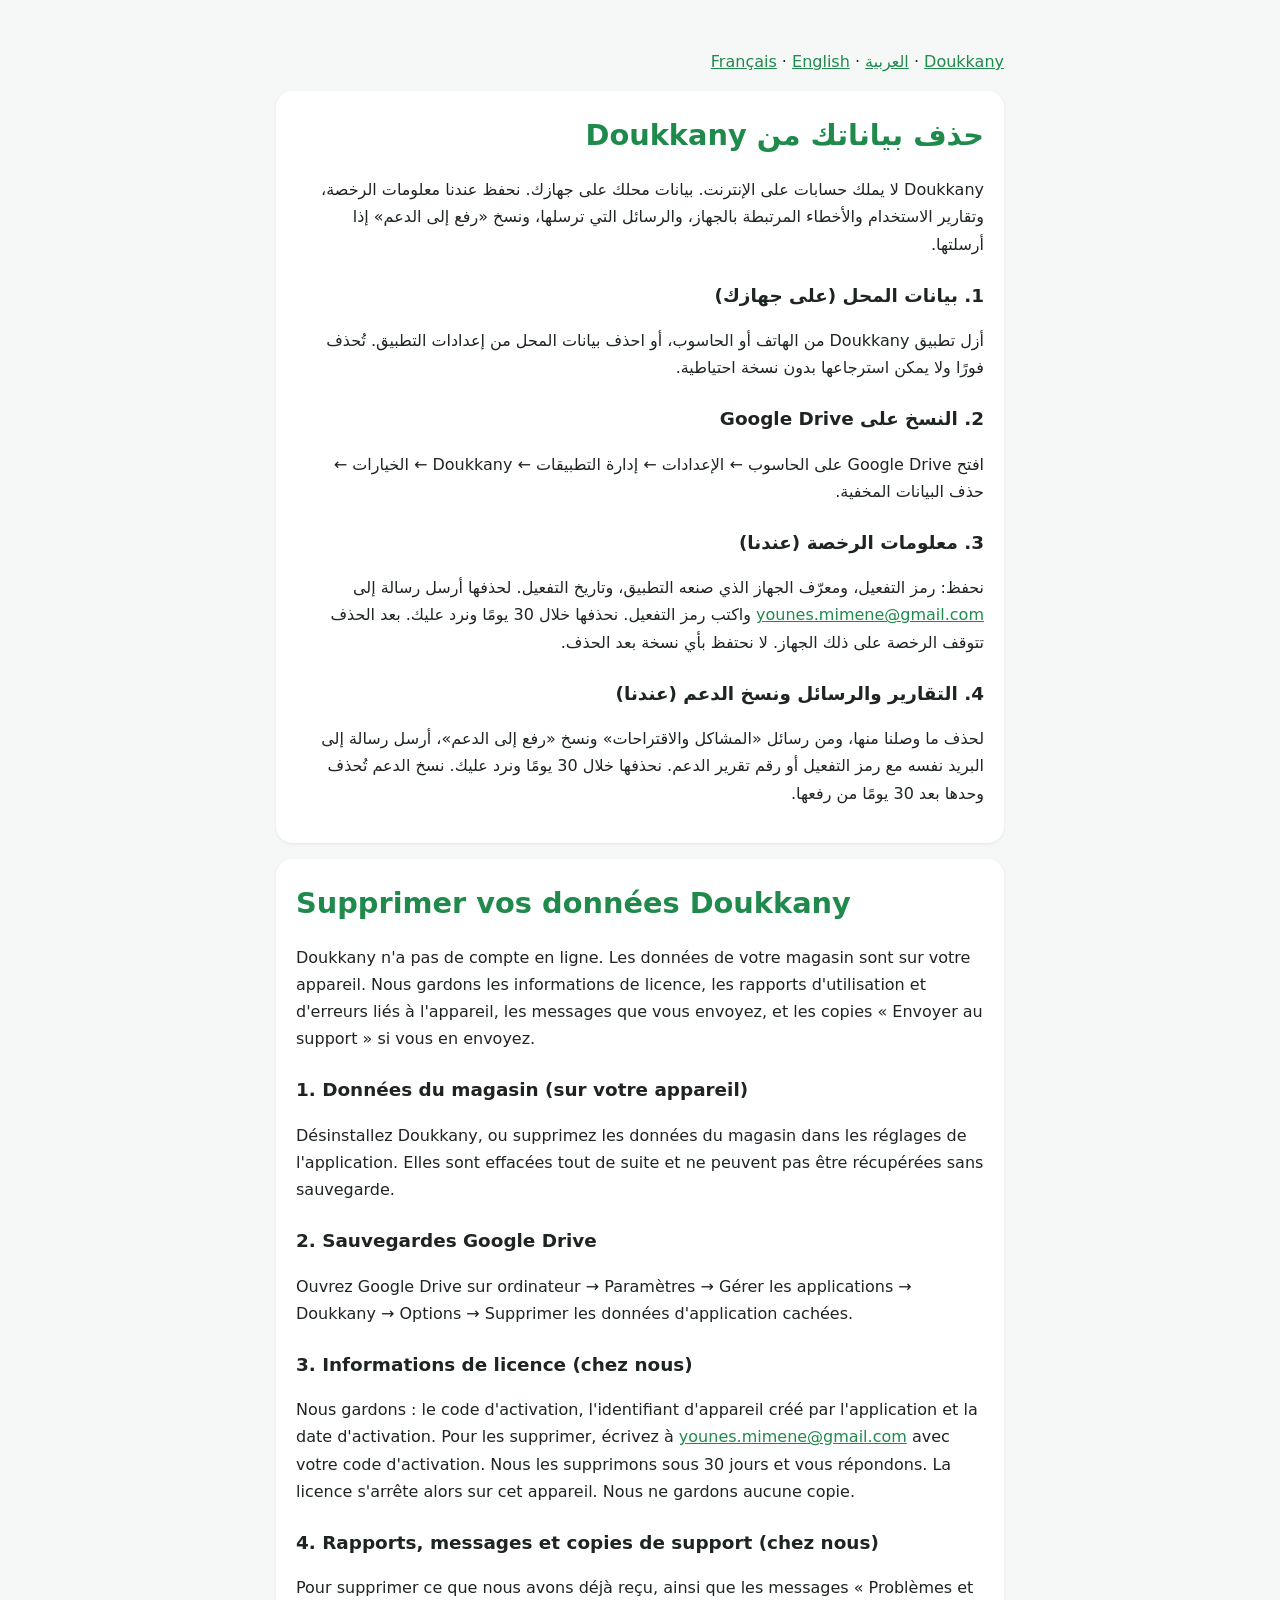
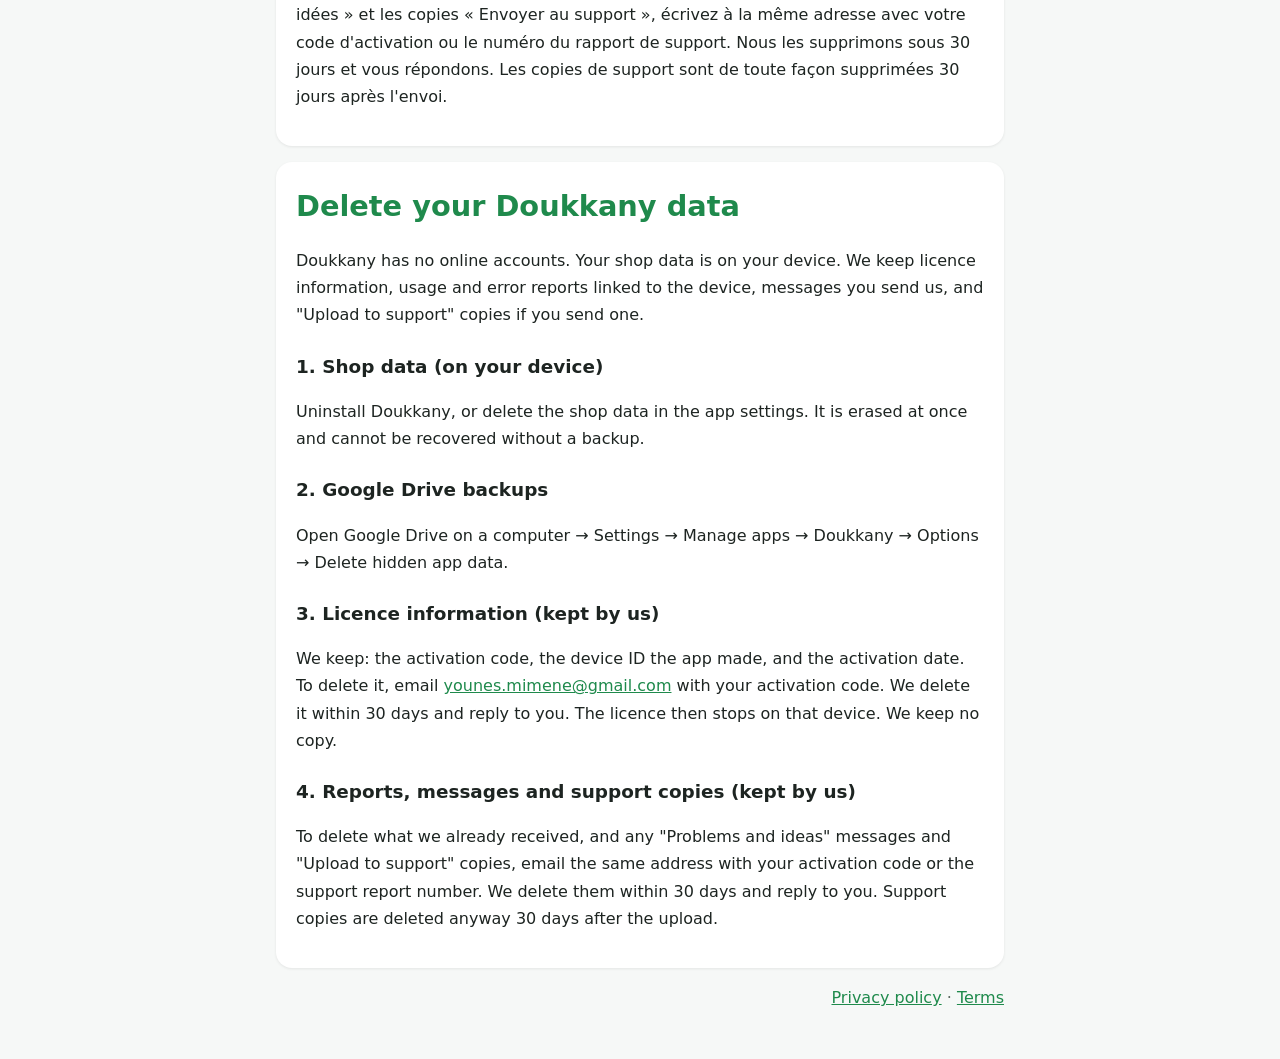
<file: delete-data.html>
<!doctype html>
<html lang="ar" dir="rtl">
<head>
<meta charset="utf-8">
<meta name="viewport" content="width=device-width, initial-scale=1">
<title>Doukkany — Delete your data</title>
<meta name="description" content="How to delete your Doukkany data: shop data, Google Drive backups, licence information, reports and support copies.">
<link rel="stylesheet" href="legal.css">
</head>
<body>
<main>
  <p><a href="./">Doukkany</a> · <a href="#ar">العربية</a> · <a href="#fr">Français</a> · <a href="#en">English</a></p>

  <section class="card" id="ar">
    <h1>حذف بياناتك من Doukkany</h1>
    <p>Doukkany لا يملك حسابات على الإنترنت. بيانات محلك على جهازك. نحفظ عندنا معلومات الرخصة، وتقارير الاستخدام والأخطاء المرتبطة بالجهاز، والرسائل التي ترسلها، ونسخ «رفع إلى الدعم» إذا أرسلتها.</p>
    <h2>1. بيانات المحل (على جهازك)</h2>
    <p>أزل تطبيق Doukkany من الهاتف أو الحاسوب، أو احذف بيانات المحل من إعدادات التطبيق. تُحذف فورًا ولا يمكن استرجاعها بدون نسخة احتياطية.</p>
    <h2>2. النسخ على Google Drive</h2>
    <p>افتح Google Drive على الحاسوب ← الإعدادات ← إدارة التطبيقات ← Doukkany ← الخيارات ← حذف البيانات المخفية.</p>
    <h2>3. معلومات الرخصة (عندنا)</h2>
    <p>نحفظ: رمز التفعيل، ومعرّف الجهاز الذي صنعه التطبيق، وتاريخ التفعيل. لحذفها أرسل رسالة إلى <a href="mailto:younes.mimene@gmail.com?subject=Doukkany%20-%20delete%20my%20data">younes.mimene@gmail.com</a> واكتب رمز التفعيل. نحذفها خلال 30 يومًا ونرد عليك. بعد الحذف تتوقف الرخصة على ذلك الجهاز. لا نحتفظ بأي نسخة بعد الحذف.</p>
    <h2>4. التقارير والرسائل ونسخ الدعم (عندنا)</h2>
    <p>لحذف ما وصلنا منها، ومن رسائل «المشاكل والاقتراحات» ونسخ «رفع إلى الدعم»، أرسل رسالة إلى البريد نفسه مع رمز التفعيل أو رقم تقرير الدعم. نحذفها خلال 30 يومًا ونرد عليك. نسخ الدعم تُحذف وحدها بعد 30 يومًا من رفعها.</p>
  </section>

  <section class="card" id="fr" lang="fr" dir="ltr">
    <h1>Supprimer vos données Doukkany</h1>
    <p>Doukkany n'a pas de compte en ligne. Les données de votre magasin sont sur votre appareil. Nous gardons les informations de licence, les rapports d'utilisation et d'erreurs liés à l'appareil, les messages que vous envoyez, et les copies « Envoyer au support » si vous en envoyez.</p>
    <h2>1. Données du magasin (sur votre appareil)</h2>
    <p>Désinstallez Doukkany, ou supprimez les données du magasin dans les réglages de l'application. Elles sont effacées tout de suite et ne peuvent pas être récupérées sans sauvegarde.</p>
    <h2>2. Sauvegardes Google Drive</h2>
    <p>Ouvrez Google Drive sur ordinateur → Paramètres → Gérer les applications → Doukkany → Options → Supprimer les données d'application cachées.</p>
    <h2>3. Informations de licence (chez nous)</h2>
    <p>Nous gardons : le code d'activation, l'identifiant d'appareil créé par l'application et la date d'activation. Pour les supprimer, écrivez à <a href="mailto:younes.mimene@gmail.com?subject=Doukkany%20-%20delete%20my%20data">younes.mimene@gmail.com</a> avec votre code d'activation. Nous les supprimons sous 30 jours et vous répondons. La licence s'arrête alors sur cet appareil. Nous ne gardons aucune copie.</p>
    <h2>4. Rapports, messages et copies de support (chez nous)</h2>
    <p>Pour supprimer ce que nous avons déjà reçu, ainsi que les messages « Problèmes et idées » et les copies « Envoyer au support », écrivez à la même adresse avec votre code d'activation ou le numéro du rapport de support. Nous les supprimons sous 30 jours et vous répondons. Les copies de support sont de toute façon supprimées 30 jours après l'envoi.</p>
  </section>

  <section class="card" id="en" lang="en" dir="ltr">
    <h1>Delete your Doukkany data</h1>
    <p>Doukkany has no online accounts. Your shop data is on your device. We keep licence information, usage and error reports linked to the device, messages you send us, and "Upload to support" copies if you send one.</p>
    <h2>1. Shop data (on your device)</h2>
    <p>Uninstall Doukkany, or delete the shop data in the app settings. It is erased at once and cannot be recovered without a backup.</p>
    <h2>2. Google Drive backups</h2>
    <p>Open Google Drive on a computer → Settings → Manage apps → Doukkany → Options → Delete hidden app data.</p>
    <h2>3. Licence information (kept by us)</h2>
    <p>We keep: the activation code, the device ID the app made, and the activation date. To delete it, email <a href="mailto:younes.mimene@gmail.com?subject=Doukkany%20-%20delete%20my%20data">younes.mimene@gmail.com</a> with your activation code. We delete it within 30 days and reply to you. The licence then stops on that device. We keep no copy.</p>
    <h2>4. Reports, messages and support copies (kept by us)</h2>
    <p>To delete what we already received, and any "Problems and ideas" messages and "Upload to support" copies, email the same address with your activation code or the support report number. We delete them within 30 days and reply to you. Support copies are deleted anyway 30 days after the upload.</p>
  </section>

  <p class="muted"><a href="privacy.html">Privacy policy</a> · <a href="terms.html">Terms</a></p>
</main>
</body>
</html>
</file>
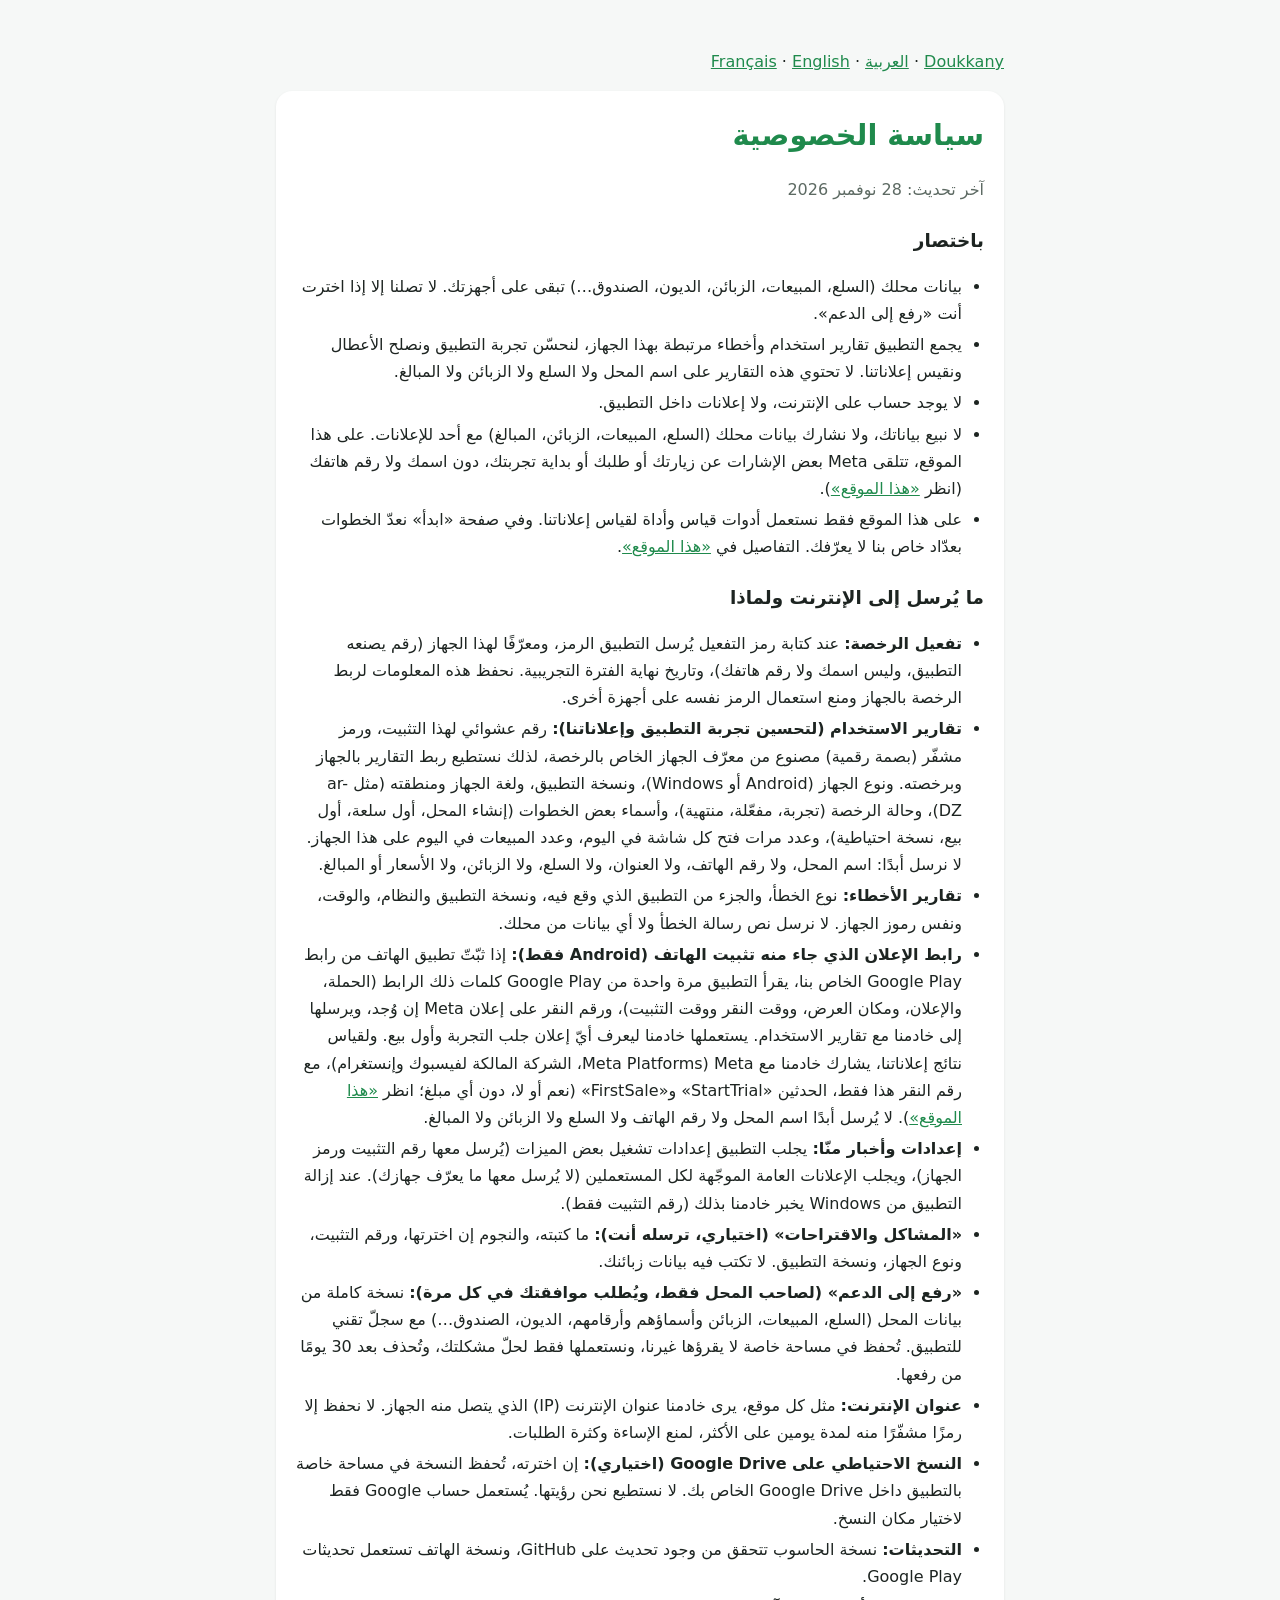
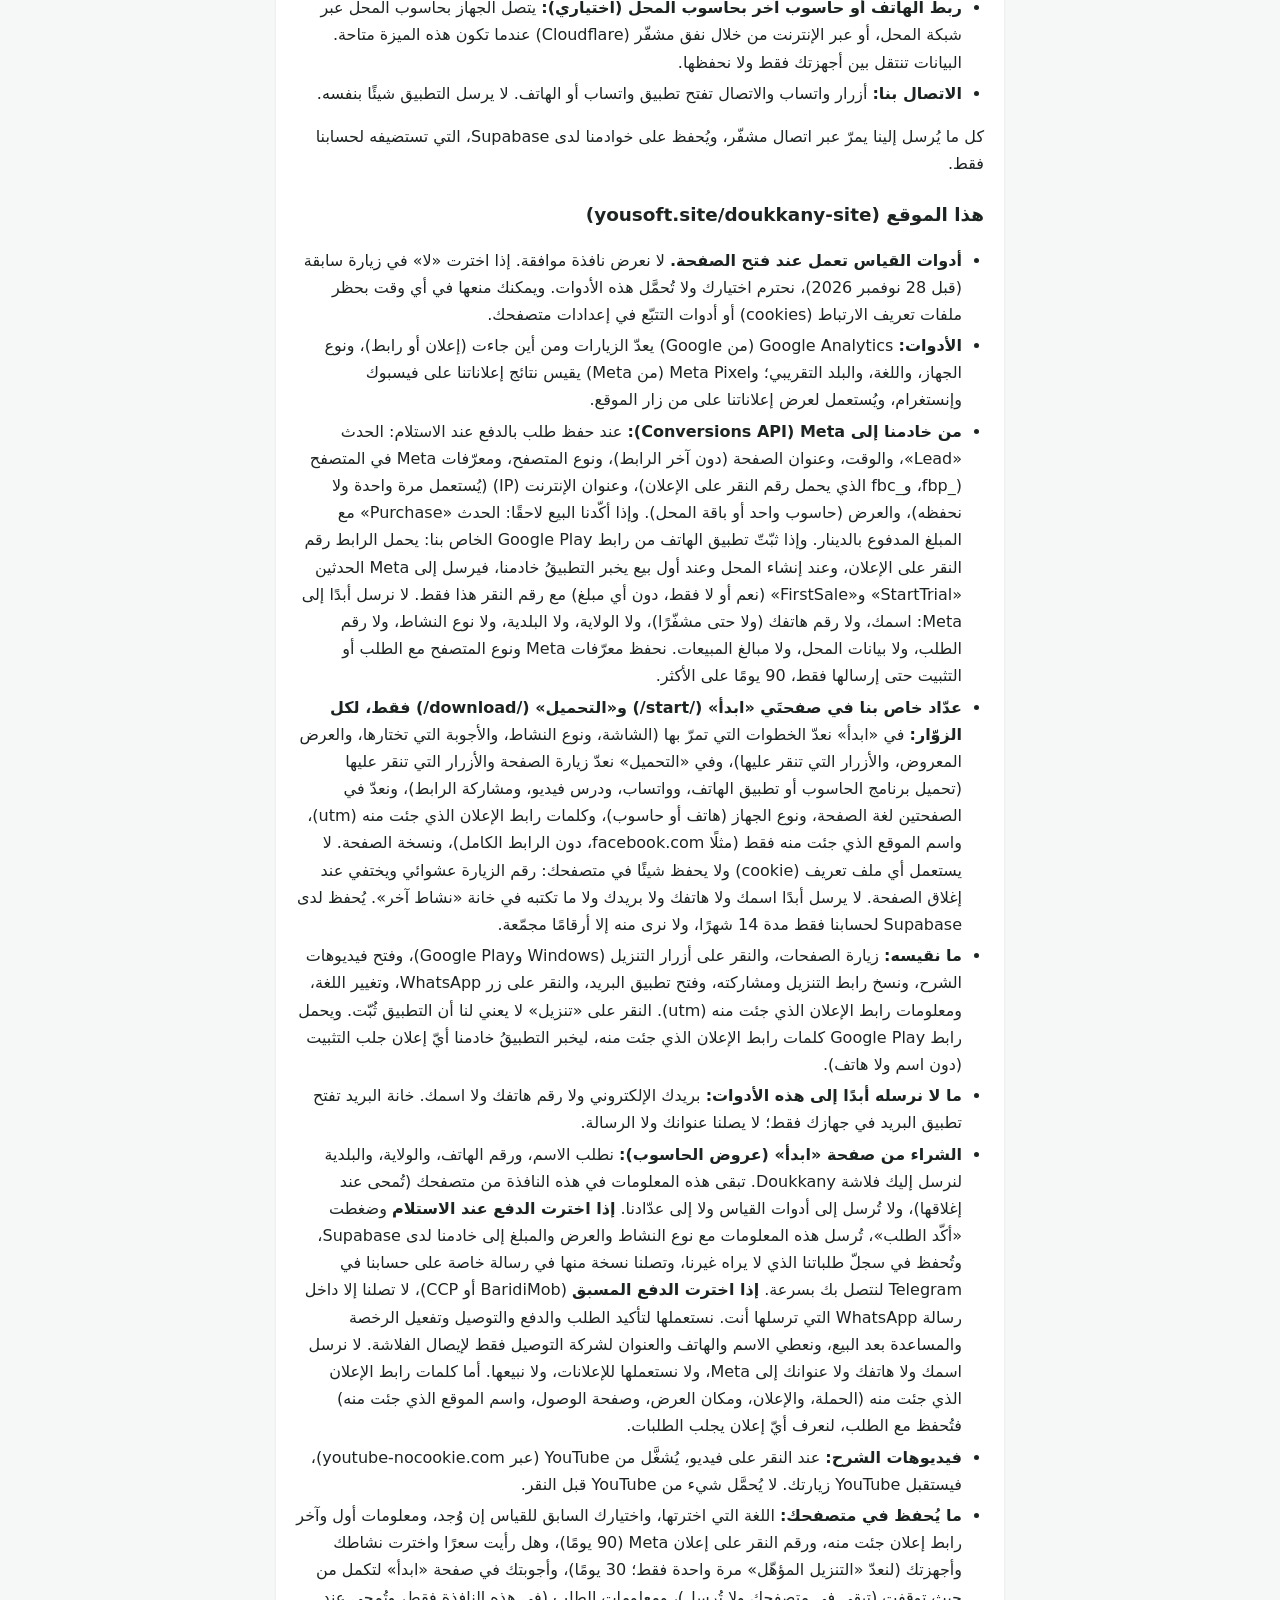
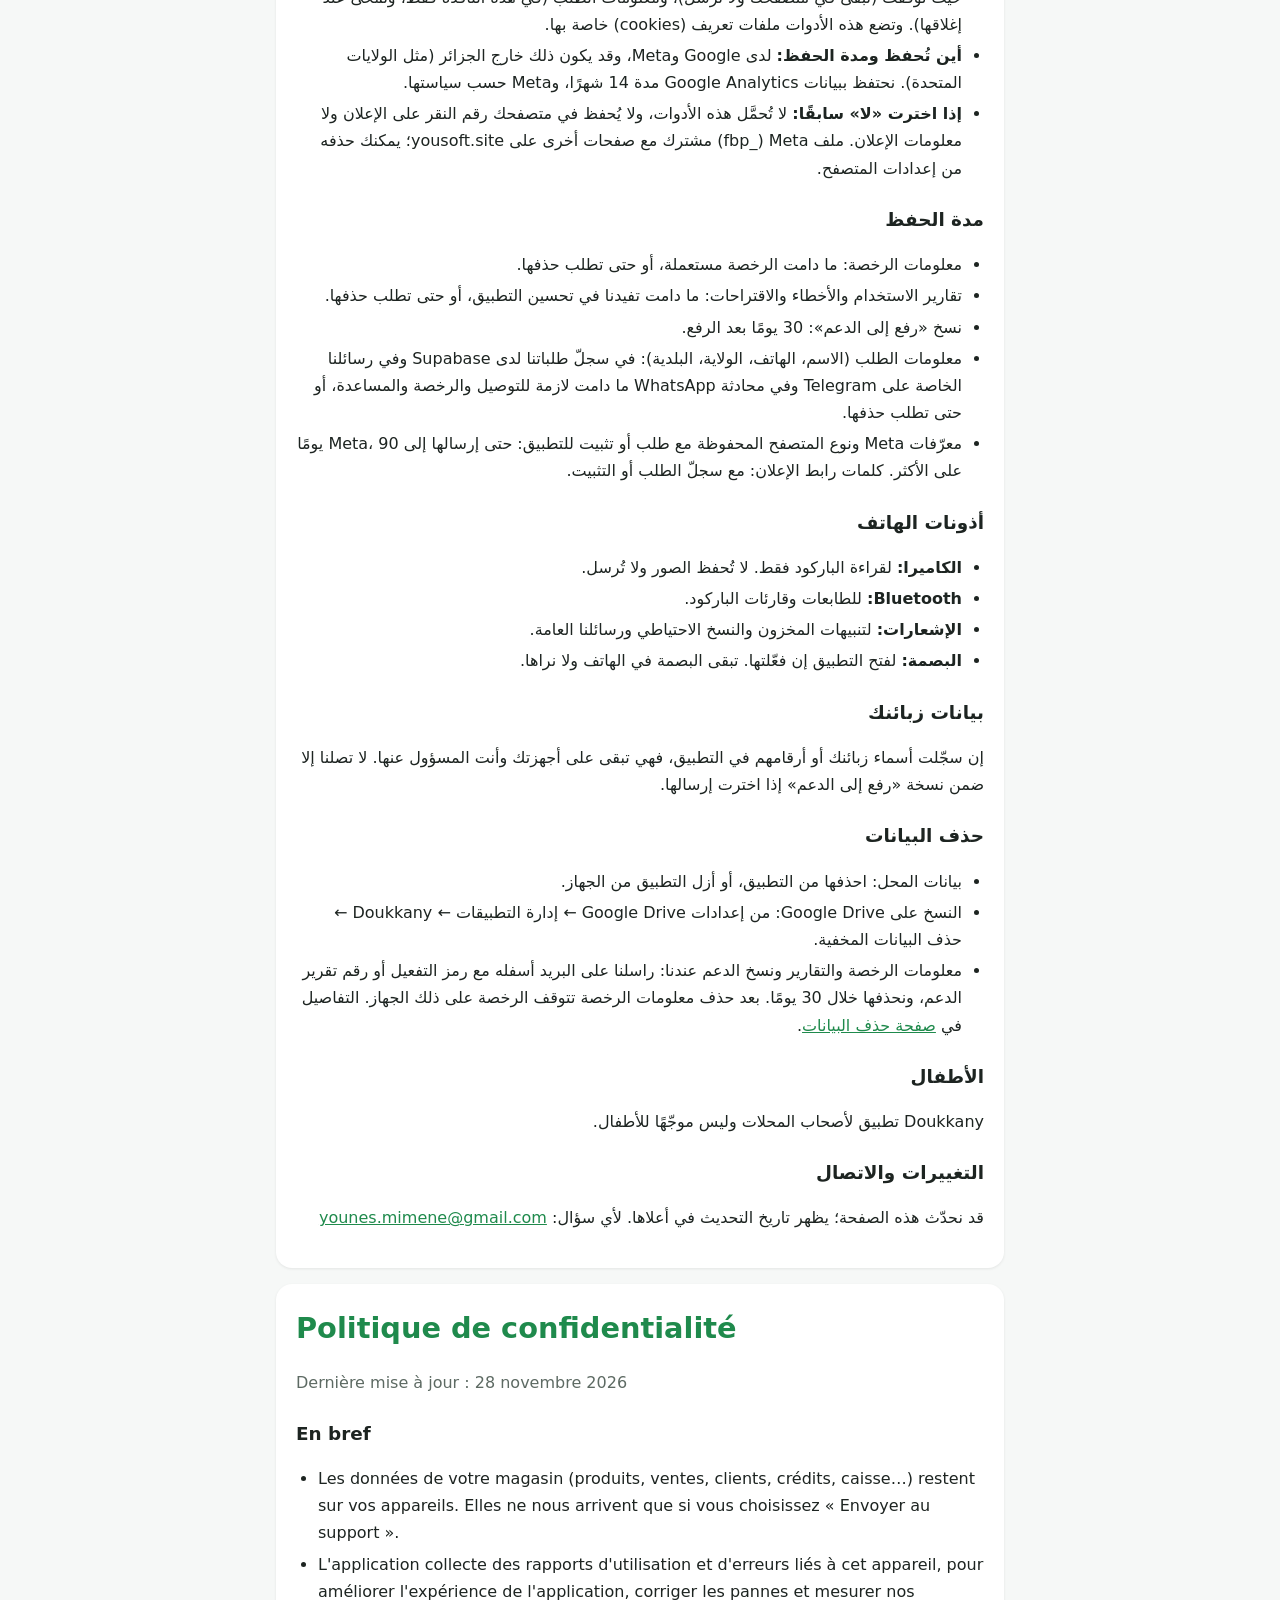
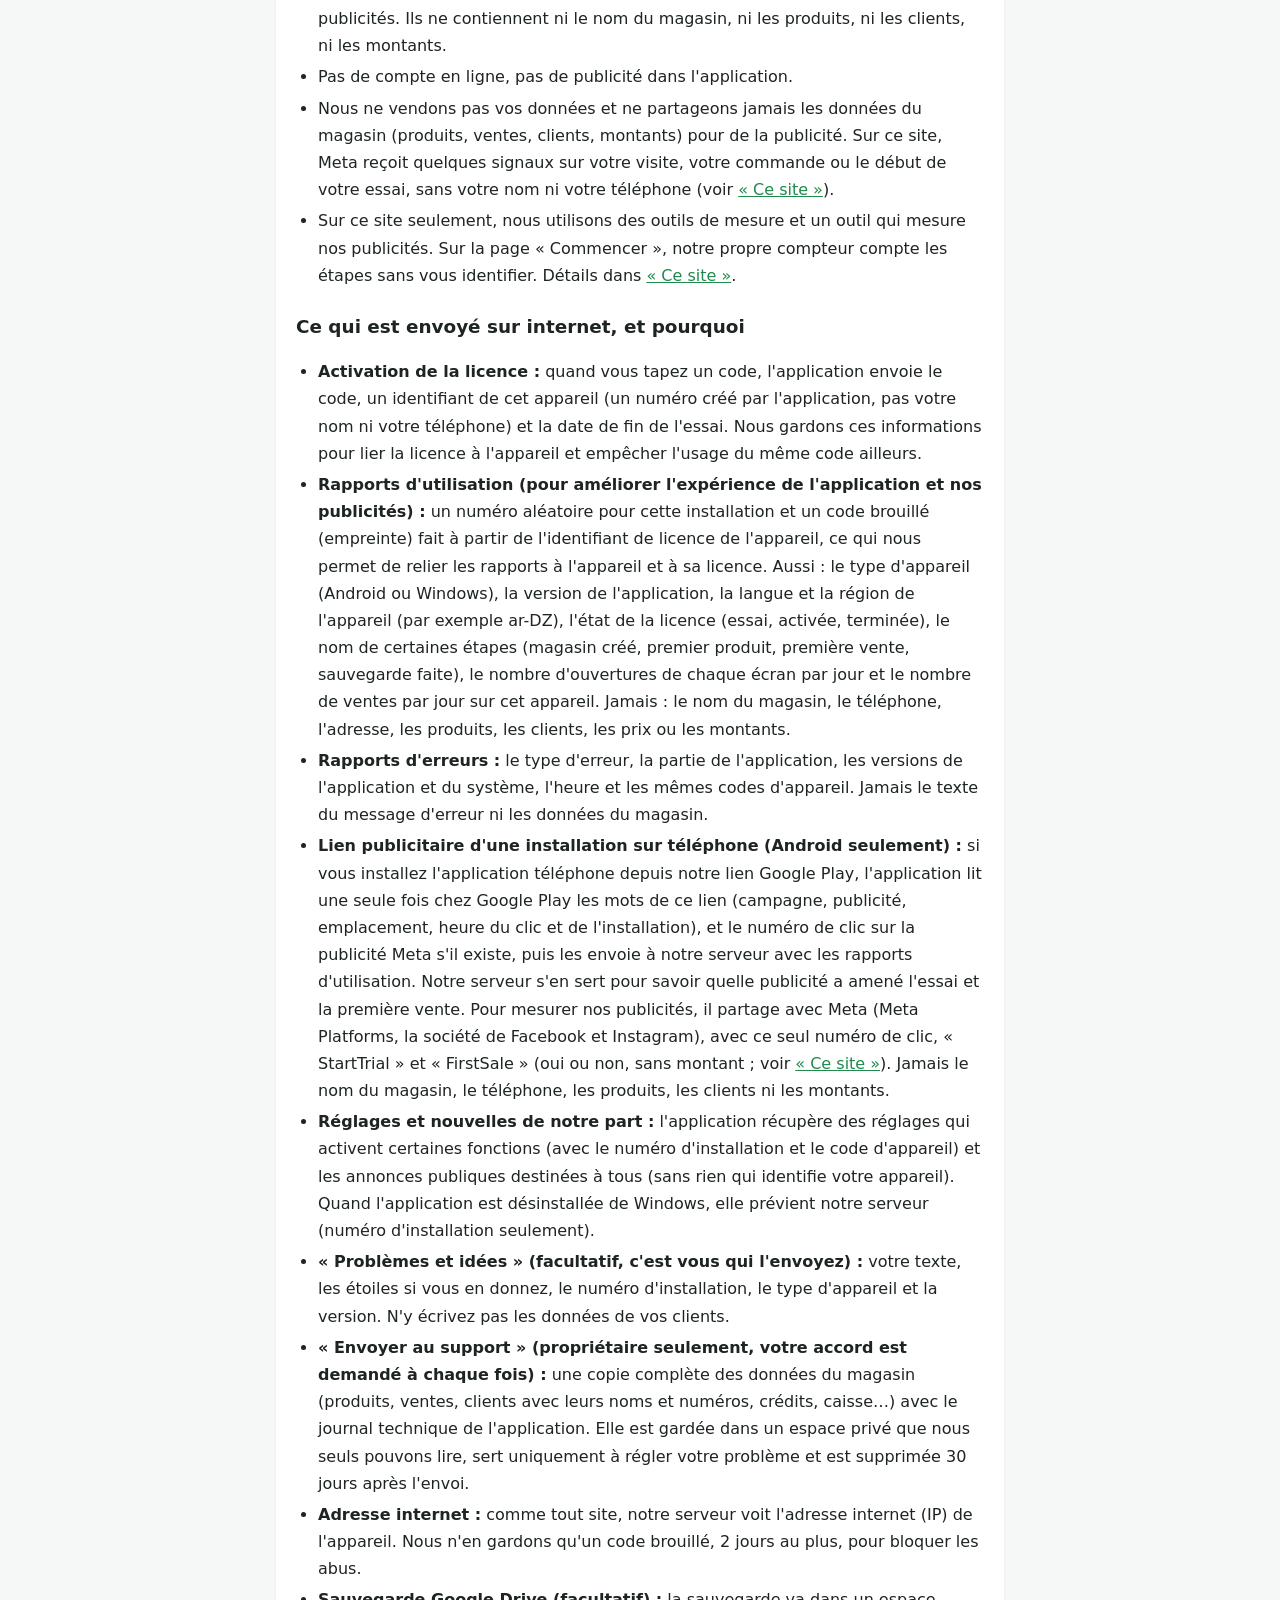
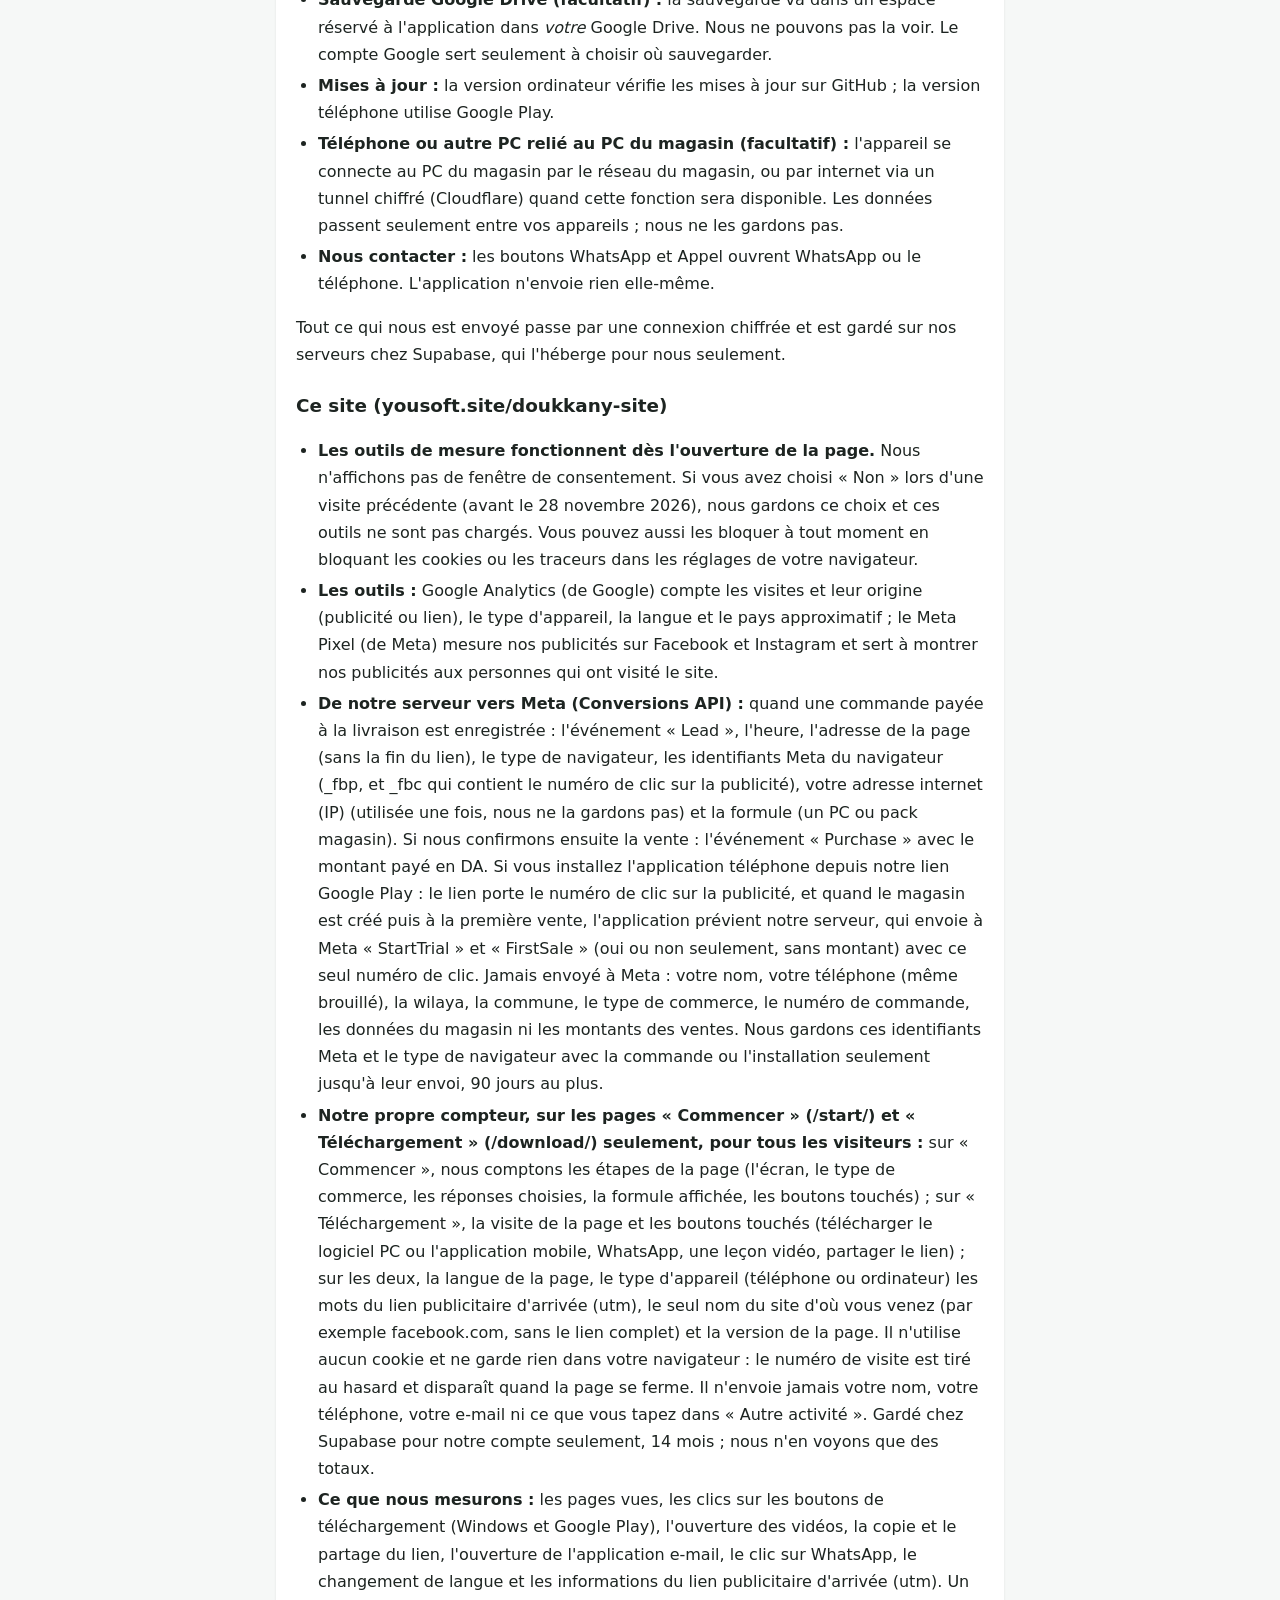
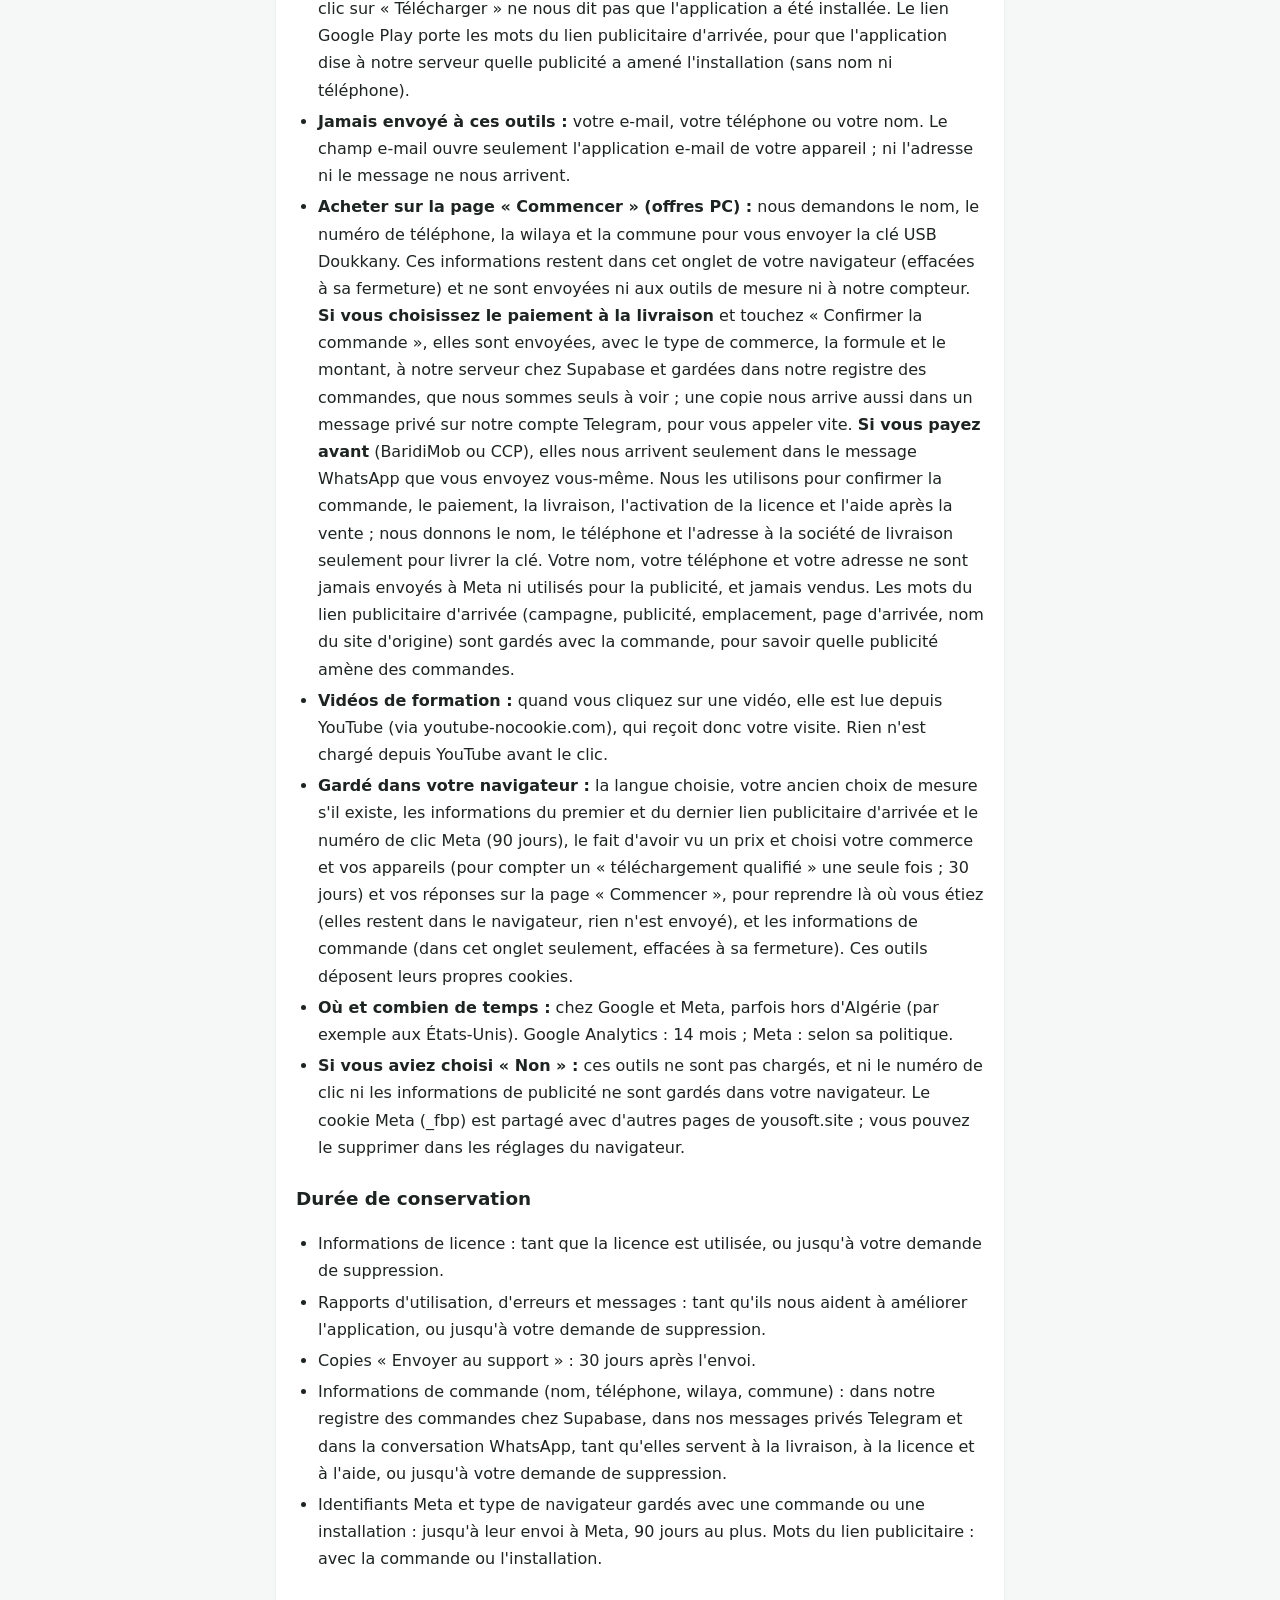
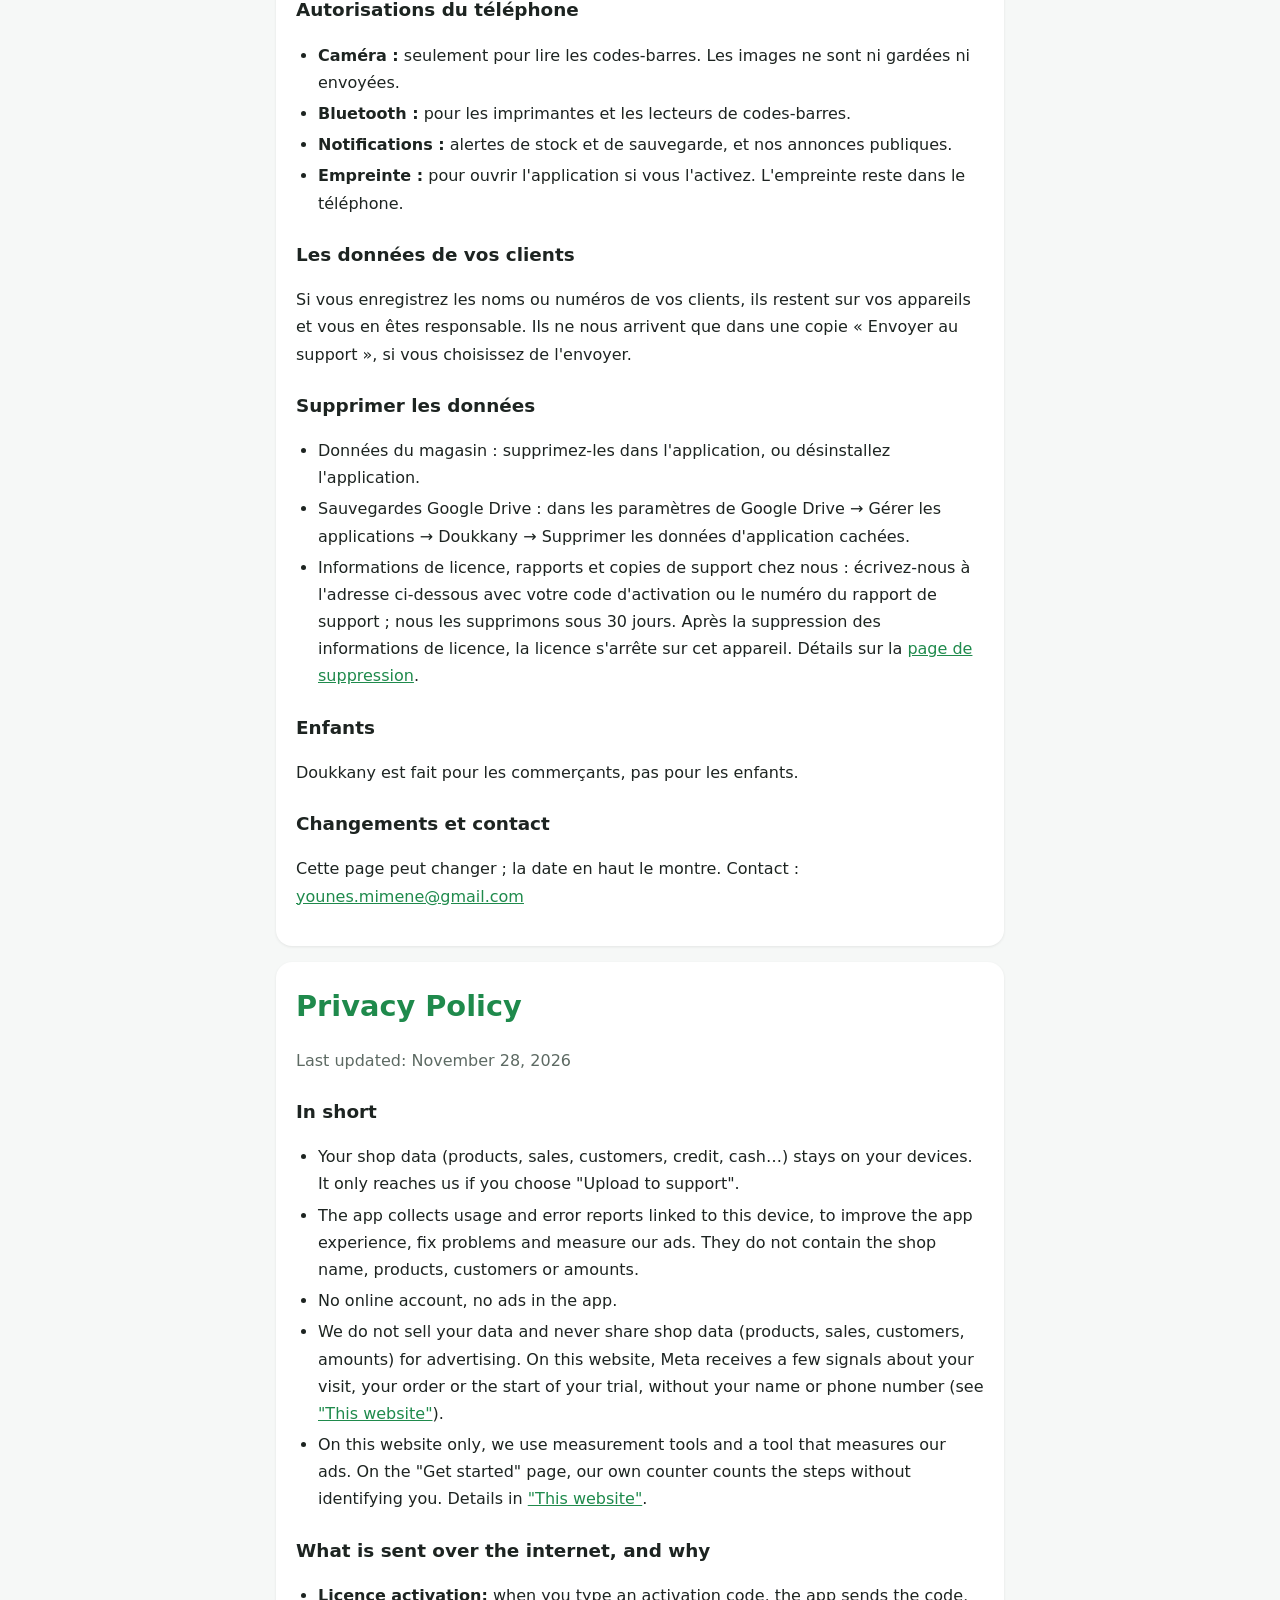
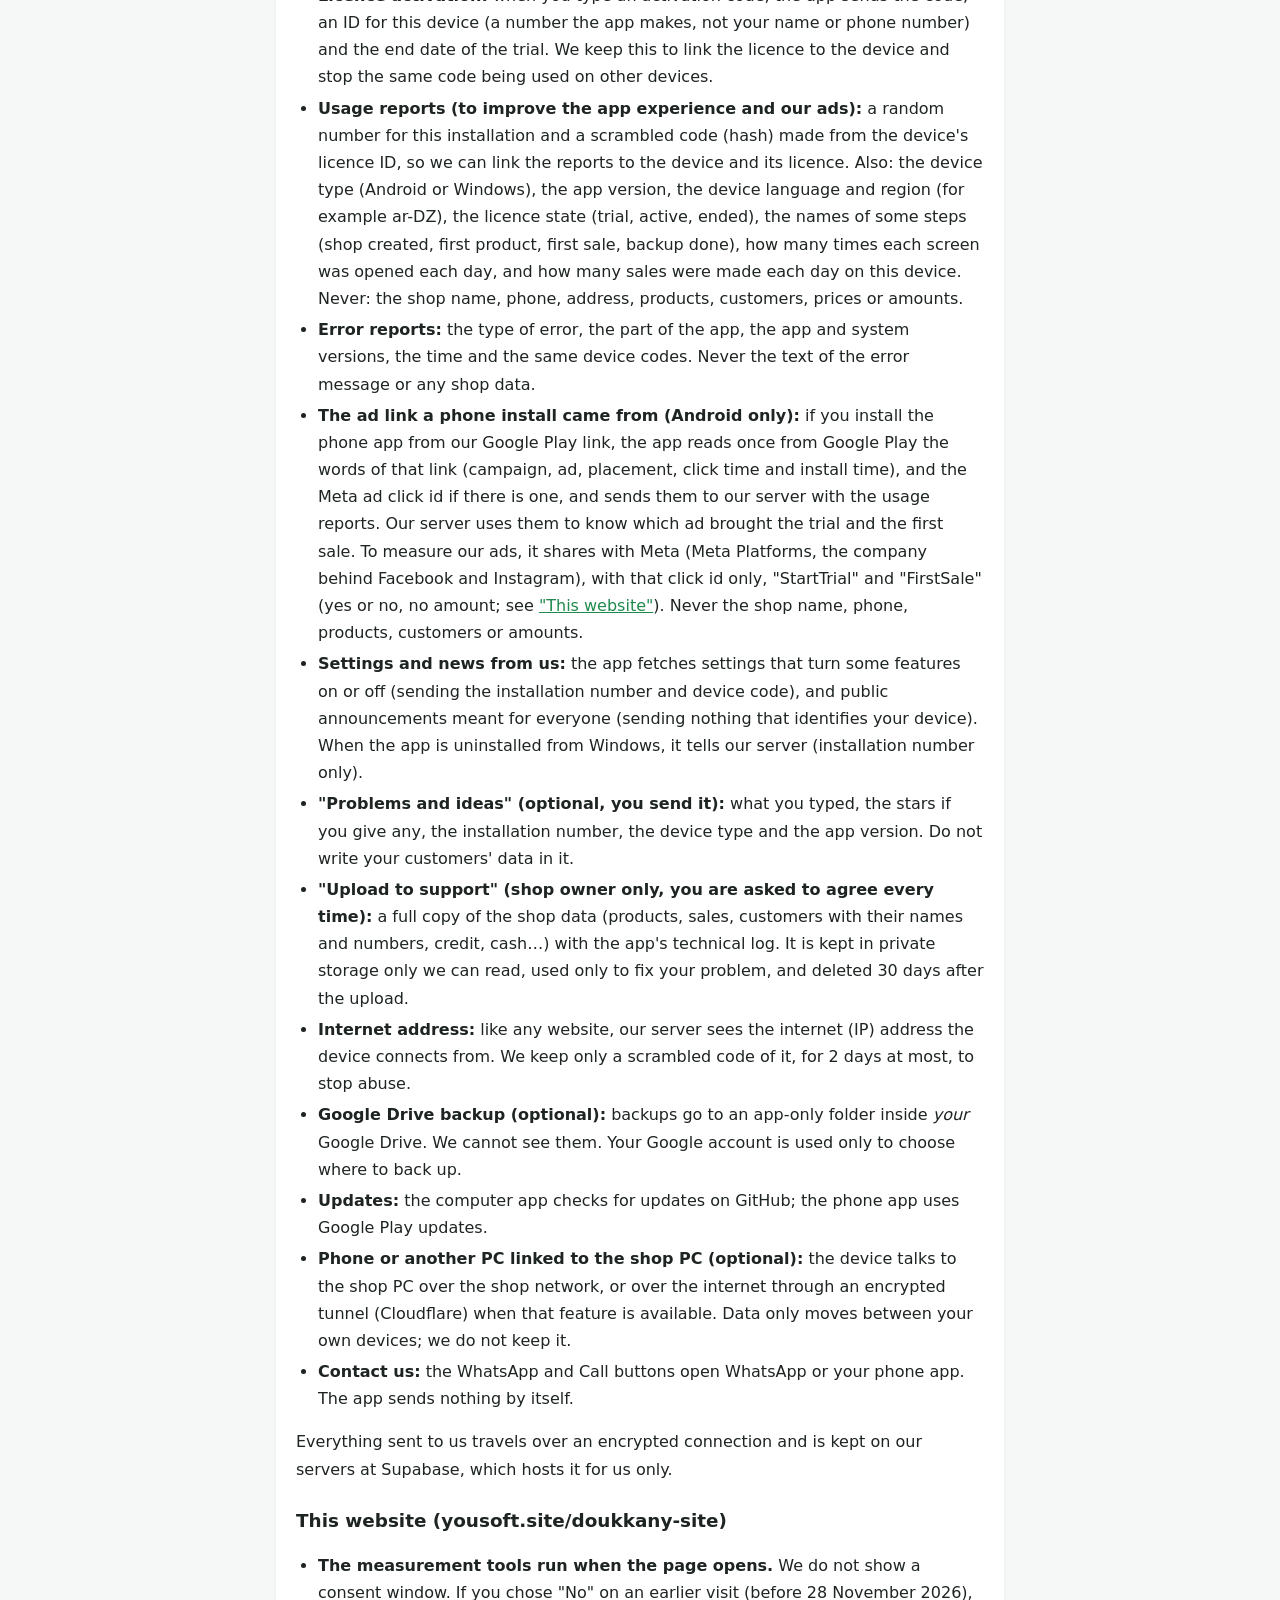
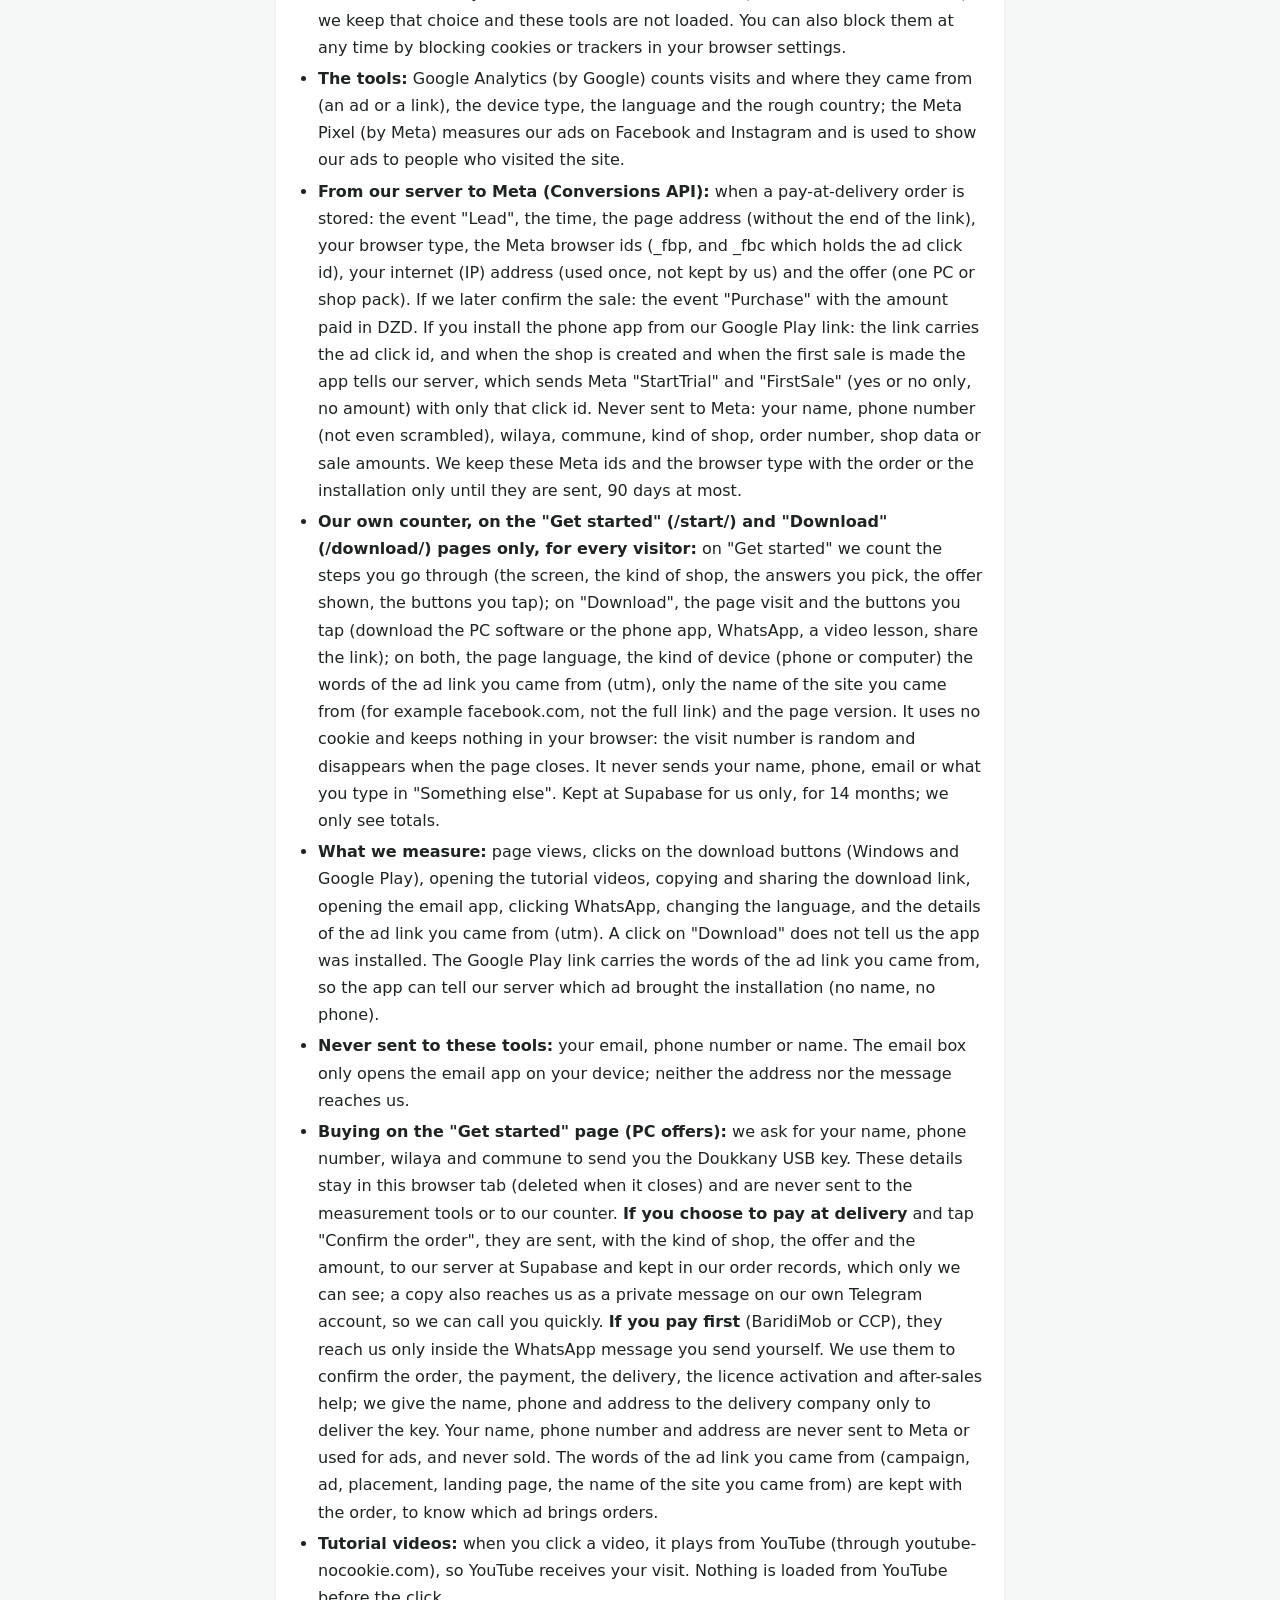
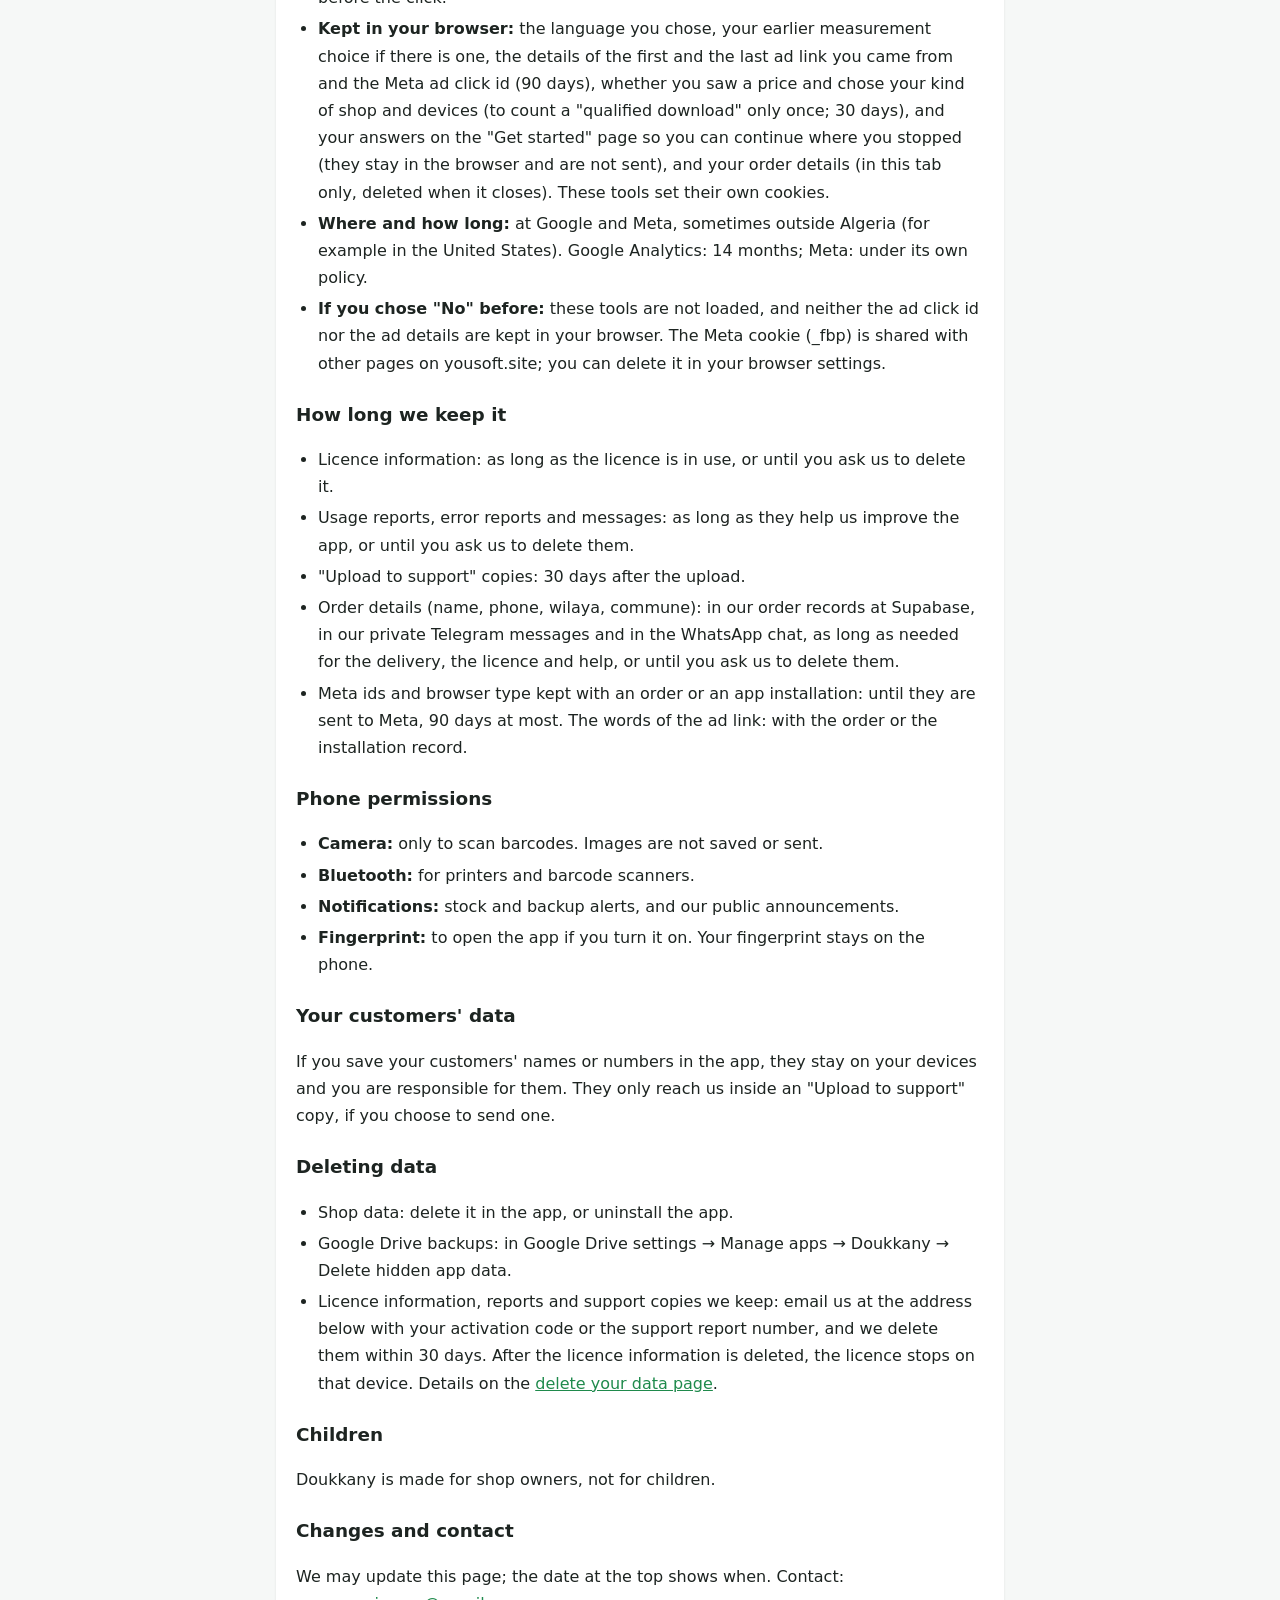
<file: privacy.html>
<!doctype html>
<html lang="ar" dir="rtl">
<head>
<meta charset="utf-8">
<meta name="viewport" content="width=device-width, initial-scale=1">
<title>Doukkany — Privacy Policy</title>
<meta name="description" content="Doukkany privacy policy: what data the app keeps, what it sends, and how to delete it.">
<link rel="stylesheet" href="legal.css">
</head>
<body>
<main>
  <p><a href="./">Doukkany</a> · <a href="#ar">العربية</a> · <a href="#fr">Français</a> · <a href="#en">English</a></p>

  <!-- ===================== العربية ===================== -->
  <section class="card" id="ar">
    <h1>سياسة الخصوصية</h1>
    <p class="muted">آخر تحديث: 28 نوفمبر 2026</p>

    <h2>باختصار</h2>
    <ul>
      <li>بيانات محلك (السلع، المبيعات، الزبائن، الديون، الصندوق…) تبقى على أجهزتك. لا تصلنا إلا إذا اخترت أنت «رفع إلى الدعم».</li>
      <li>يجمع التطبيق تقارير استخدام وأخطاء مرتبطة بهذا الجهاز، لنحسّن تجربة التطبيق ونصلح الأعطال ونقيس إعلاناتنا. لا تحتوي هذه التقارير على اسم المحل ولا السلع ولا الزبائن ولا المبالغ.</li>
      <li>لا يوجد حساب على الإنترنت، ولا إعلانات داخل التطبيق.</li>
      <li>لا نبيع بياناتك، ولا نشارك بيانات محلك (السلع، المبيعات، الزبائن، المبالغ) مع أحد للإعلانات. على هذا الموقع، تتلقى Meta بعض الإشارات عن زيارتك أو طلبك أو بداية تجربتك، دون اسمك ولا رقم هاتفك (انظر <a href="#meta-server-ar">«هذا الموقع»</a>).</li>
      <li>على هذا الموقع فقط نستعمل أدوات قياس وأداة لقياس إعلاناتنا. وفي صفحة «ابدأ» نعدّ الخطوات بعدّاد خاص بنا لا يعرّفك. التفاصيل في <a href="#website-ar">«هذا الموقع»</a>.</li>
    </ul>

    <h2>ما يُرسل إلى الإنترنت ولماذا</h2>
    <ul>
      <li><strong>تفعيل الرخصة:</strong> عند كتابة رمز التفعيل يُرسل التطبيق الرمز، ومعرّفًا لهذا الجهاز (رقم يصنعه التطبيق، وليس اسمك ولا رقم هاتفك)، وتاريخ نهاية الفترة التجريبية. نحفظ هذه المعلومات لربط الرخصة بالجهاز ومنع استعمال الرمز نفسه على أجهزة أخرى.</li>
      <li><strong>تقارير الاستخدام (لتحسين تجربة التطبيق وإعلاناتنا):</strong> رقم عشوائي لهذا التثبيت، ورمز مشفّر (بصمة رقمية) مصنوع من معرّف الجهاز الخاص بالرخصة، لذلك نستطيع ربط التقارير بالجهاز وبرخصته. ونوع الجهاز (Android أو Windows)، ونسخة التطبيق، ولغة الجهاز ومنطقته (مثل ar-DZ)، وحالة الرخصة (تجربة، مفعّلة، منتهية)، وأسماء بعض الخطوات (إنشاء المحل، أول سلعة، أول بيع، نسخة احتياطية)، وعدد مرات فتح كل شاشة في اليوم، وعدد المبيعات في اليوم على هذا الجهاز. لا نرسل أبدًا: اسم المحل، ولا رقم الهاتف، ولا العنوان، ولا السلع، ولا الزبائن، ولا الأسعار أو المبالغ.</li>
      <li><strong>تقارير الأخطاء:</strong> نوع الخطأ، والجزء من التطبيق الذي وقع فيه، ونسخة التطبيق والنظام، والوقت، ونفس رموز الجهاز. لا نرسل نص رسالة الخطأ ولا أي بيانات من محلك.</li>
      <li><strong>رابط الإعلان الذي جاء منه تثبيت الهاتف (Android فقط):</strong> إذا ثبّتّ تطبيق الهاتف من رابط Google Play الخاص بنا، يقرأ التطبيق مرة واحدة من Google Play كلمات ذلك الرابط (الحملة، والإعلان، ومكان العرض، ووقت النقر ووقت التثبيت)، ورقم النقر على إعلان Meta إن وُجد، ويرسلها إلى خادمنا مع تقارير الاستخدام. يستعملها خادمنا ليعرف أيّ إعلان جلب التجربة وأول بيع. ولقياس نتائج إعلاناتنا، يشارك خادمنا مع Meta ‏(Meta Platforms، الشركة المالكة لفيسبوك وإنستغرام)، مع رقم النقر هذا فقط، الحدثين «StartTrial» و«FirstSale» (نعم أو لا، دون أي مبلغ؛ انظر <a href="#meta-server-ar">«هذا الموقع»</a>). لا يُرسل أبدًا اسم المحل ولا رقم الهاتف ولا السلع ولا الزبائن ولا المبالغ.</li>
      <li><strong>إعدادات وأخبار منّا:</strong> يجلب التطبيق إعدادات تشغيل بعض الميزات (يُرسل معها رقم التثبيت ورمز الجهاز)، ويجلب الإعلانات العامة الموجّهة لكل المستعملين (لا يُرسل معها ما يعرّف جهازك). عند إزالة التطبيق من Windows يخبر خادمنا بذلك (رقم التثبيت فقط).</li>
      <li><strong>«المشاكل والاقتراحات» (اختياري، ترسله أنت):</strong> ما كتبته، والنجوم إن اخترتها، ورقم التثبيت، ونوع الجهاز، ونسخة التطبيق. لا تكتب فيه بيانات زبائنك.</li>
      <li><strong>«رفع إلى الدعم» (لصاحب المحل فقط، ويُطلب موافقتك في كل مرة):</strong> نسخة كاملة من بيانات المحل (السلع، المبيعات، الزبائن وأسماؤهم وأرقامهم، الديون، الصندوق…) مع سجلّ تقني للتطبيق. تُحفظ في مساحة خاصة لا يقرؤها غيرنا، ونستعملها فقط لحلّ مشكلتك، وتُحذف بعد 30 يومًا من رفعها.</li>
      <li><strong>عنوان الإنترنت:</strong> مثل كل موقع، يرى خادمنا عنوان الإنترنت (IP) الذي يتصل منه الجهاز. لا نحفظ إلا رمزًا مشفّرًا منه لمدة يومين على الأكثر، لمنع الإساءة وكثرة الطلبات.</li>
      <li><strong>النسخ الاحتياطي على Google Drive (اختياري):</strong> إن اخترته، تُحفظ النسخة في مساحة خاصة بالتطبيق داخل Google Drive الخاص بك. لا نستطيع نحن رؤيتها. يُستعمل حساب Google فقط لاختيار مكان النسخ.</li>
      <li><strong>التحديثات:</strong> نسخة الحاسوب تتحقق من وجود تحديث على GitHub، ونسخة الهاتف تستعمل تحديثات Google Play.</li>
      <li><strong>ربط الهاتف أو حاسوب آخر بحاسوب المحل (اختياري):</strong> يتصل الجهاز بحاسوب المحل عبر شبكة المحل، أو عبر الإنترنت من خلال نفق مشفّر (Cloudflare) عندما تكون هذه الميزة متاحة. البيانات تنتقل بين أجهزتك فقط ولا نحفظها.</li>
      <li><strong>الاتصال بنا:</strong> أزرار واتساب والاتصال تفتح تطبيق واتساب أو الهاتف. لا يرسل التطبيق شيئًا بنفسه.</li>
    </ul>
    <p>كل ما يُرسل إلينا يمرّ عبر اتصال مشفّر، ويُحفظ على خوادمنا لدى Supabase، التي تستضيفه لحسابنا فقط.</p>

    <h2 id="website-ar">هذا الموقع (yousoft.site/doukkany-site)</h2>
    <ul>
      <li><strong>أدوات القياس تعمل عند فتح الصفحة.</strong> لا نعرض نافذة موافقة. إذا اخترت «لا» في زيارة سابقة (قبل 28 نوفمبر 2026)، نحترم اختيارك ولا تُحمَّل هذه الأدوات. ويمكنك منعها في أي وقت بحظر ملفات تعريف الارتباط (cookies) أو أدوات التتبّع في إعدادات متصفحك.</li>
      <li><strong>الأدوات:</strong> ‏Google Analytics (من Google) يعدّ الزيارات ومن أين جاءت (إعلان أو رابط)، ونوع الجهاز، واللغة، والبلد التقريبي؛ وMeta Pixel (من Meta) يقيس نتائج إعلاناتنا على فيسبوك وإنستغرام، ويُستعمل لعرض إعلاناتنا على من زار الموقع.</li>
      <li id="meta-server-ar"><strong>من خادمنا إلى Meta ‏(Conversions API):</strong> عند حفظ طلب بالدفع عند الاستلام: الحدث «Lead»، والوقت، وعنوان الصفحة (دون آخر الرابط)، ونوع المتصفح، ومعرّفات Meta في المتصفح (_fbp، و_fbc الذي يحمل رقم النقر على الإعلان)، وعنوان الإنترنت (IP) (يُستعمل مرة واحدة ولا نحفظه)، والعرض (حاسوب واحد أو باقة المحل). وإذا أكّدنا البيع لاحقًا: الحدث «Purchase» مع المبلغ المدفوع بالدينار. وإذا ثبّتّ تطبيق الهاتف من رابط Google Play الخاص بنا: يحمل الرابط رقم النقر على الإعلان، وعند إنشاء المحل وعند أول بيع يخبر التطبيقُ خادمنا، فيرسل إلى Meta الحدثين «StartTrial» و«FirstSale» (نعم أو لا فقط، دون أي مبلغ) مع رقم النقر هذا فقط. لا نرسل أبدًا إلى Meta: اسمك، ولا رقم هاتفك (ولا حتى مشفّرًا)، ولا الولاية، ولا البلدية، ولا نوع النشاط، ولا رقم الطلب، ولا بيانات المحل، ولا مبالغ المبيعات. نحفظ معرّفات Meta ونوع المتصفح مع الطلب أو التثبيت حتى إرسالها فقط، 90 يومًا على الأكثر.</li>
      <li><strong>عدّاد خاص بنا في صفحتَي «ابدأ» (/start/) و«التحميل» (/download/) فقط، لكل الزوّار:</strong> في «ابدأ» نعدّ الخطوات التي تمرّ بها (الشاشة، ونوع النشاط، والأجوبة التي تختارها، والعرض المعروض، والأزرار التي تنقر عليها)، وفي «التحميل» نعدّ زيارة الصفحة والأزرار التي تنقر عليها (تحميل برنامج الحاسوب أو تطبيق الهاتف، وواتساب، ودرس فيديو، ومشاركة الرابط)، ونعدّ في الصفحتين لغة الصفحة، ونوع الجهاز (هاتف أو حاسوب)، وكلمات رابط الإعلان الذي جئت منه (utm)، واسم الموقع الذي جئت منه فقط (مثلًا facebook.com، دون الرابط الكامل)، ونسخة الصفحة. لا يستعمل أي ملف تعريف (cookie) ولا يحفظ شيئًا في متصفحك: رقم الزيارة عشوائي ويختفي عند إغلاق الصفحة. لا يرسل أبدًا اسمك ولا هاتفك ولا بريدك ولا ما تكتبه في خانة «نشاط آخر». يُحفظ لدى Supabase لحسابنا فقط مدة 14 شهرًا، ولا نرى منه إلا أرقامًا مجمّعة.</li>
      <li><strong>ما نقيسه:</strong> زيارة الصفحات، والنقر على أزرار التنزيل (Windows وGoogle Play)، وفتح فيديوهات الشرح، ونسخ رابط التنزيل ومشاركته، وفتح تطبيق البريد، والنقر على زر WhatsApp، وتغيير اللغة، ومعلومات رابط الإعلان الذي جئت منه (utm). النقر على «تنزيل» لا يعني لنا أن التطبيق ثُبّت. ويحمل رابط Google Play كلمات رابط الإعلان الذي جئت منه، ليخبر التطبيقُ خادمنا أيّ إعلان جلب التثبيت (دون اسم ولا هاتف).</li>
      <li><strong>ما لا نرسله أبدًا إلى هذه الأدوات:</strong> بريدك الإلكتروني ولا رقم هاتفك ولا اسمك. خانة البريد تفتح تطبيق البريد في جهازك فقط؛ لا يصلنا عنوانك ولا الرسالة.</li>
      <li id="start-orders-ar"><strong>الشراء من صفحة «ابدأ» (عروض الحاسوب):</strong> نطلب الاسم، ورقم الهاتف، والولاية، والبلدية لنرسل إليك فلاشة Doukkany. تبقى هذه المعلومات في هذه النافذة من متصفحك (تُمحى عند إغلاقها)، ولا تُرسل إلى أدوات القياس ولا إلى عدّادنا. <strong>إذا اخترت الدفع عند الاستلام</strong> وضغطت «أكّد الطلب»، تُرسل هذه المعلومات مع نوع النشاط والعرض والمبلغ إلى خادمنا لدى Supabase، وتُحفظ في سجلّ طلباتنا الذي لا يراه غيرنا، وتصلنا نسخة منها في رسالة خاصة على حسابنا في Telegram لنتصل بك بسرعة. <strong>إذا اخترت الدفع المسبق</strong> (BaridiMob أو CCP)، لا تصلنا إلا داخل رسالة WhatsApp التي ترسلها أنت. نستعملها لتأكيد الطلب والدفع والتوصيل وتفعيل الرخصة والمساعدة بعد البيع، ونعطي الاسم والهاتف والعنوان لشركة التوصيل فقط لإيصال الفلاشة. لا نرسل اسمك ولا هاتفك ولا عنوانك إلى Meta، ولا نستعملها للإعلانات، ولا نبيعها. أما كلمات رابط الإعلان الذي جئت منه (الحملة، والإعلان، ومكان العرض، وصفحة الوصول، واسم الموقع الذي جئت منه) فتُحفظ مع الطلب، لنعرف أيّ إعلان يجلب الطلبات.</li>
      <li><strong>فيديوهات الشرح:</strong> عند النقر على فيديو، يُشغَّل من YouTube (عبر youtube-nocookie.com)، فيستقبل YouTube زيارتك. لا يُحمَّل شيء من YouTube قبل النقر.</li>
      <li><strong>ما يُحفظ في متصفحك:</strong> اللغة التي اخترتها، واختيارك السابق للقياس إن وُجد، ومعلومات أول وآخر رابط إعلان جئت منه، ورقم النقر على إعلان Meta (90 يومًا)، وهل رأيت سعرًا واخترت نشاطك وأجهزتك (لنعدّ «التنزيل المؤهّل» مرة واحدة فقط؛ 30 يومًا)، وأجوبتك في صفحة «ابدأ» لتكمل من حيث توقفت (تبقى في متصفحك ولا تُرسل)، ومعلومات الطلب (في هذه النافذة فقط، وتُمحى عند إغلاقها). وتضع هذه الأدوات ملفات تعريف (cookies) خاصة بها.</li>
      <li><strong>أين تُحفظ ومدة الحفظ:</strong> لدى Google وMeta، وقد يكون ذلك خارج الجزائر (مثل الولايات المتحدة). نحتفظ ببيانات Google Analytics مدة 14 شهرًا، وMeta حسب سياستها.</li>
      <li><strong>إذا اخترت «لا» سابقًا:</strong> لا تُحمَّل هذه الأدوات، ولا يُحفظ في متصفحك رقم النقر على الإعلان ولا معلومات الإعلان. ملف Meta ‏(_fbp) مشترك مع صفحات أخرى على yousoft.site؛ يمكنك حذفه من إعدادات المتصفح.</li>
    </ul>

    <h2>مدة الحفظ</h2>
    <ul>
      <li>معلومات الرخصة: ما دامت الرخصة مستعملة، أو حتى تطلب حذفها.</li>
      <li>تقارير الاستخدام والأخطاء والاقتراحات: ما دامت تفيدنا في تحسين التطبيق، أو حتى تطلب حذفها.</li>
      <li>نسخ «رفع إلى الدعم»: 30 يومًا بعد الرفع.</li>
      <li>معلومات الطلب (الاسم، الهاتف، الولاية، البلدية): في سجلّ طلباتنا لدى Supabase وفي رسائلنا الخاصة على Telegram وفي محادثة WhatsApp ما دامت لازمة للتوصيل والرخصة والمساعدة، أو حتى تطلب حذفها.</li>
      <li>معرّفات Meta ونوع المتصفح المحفوظة مع طلب أو تثبيت للتطبيق: حتى إرسالها إلى Meta، 90 يومًا على الأكثر. كلمات رابط الإعلان: مع سجلّ الطلب أو التثبيت.</li>
    </ul>

    <h2>أذونات الهاتف</h2>
    <ul>
      <li><strong>الكاميرا:</strong> لقراءة الباركود فقط. لا تُحفظ الصور ولا تُرسل.</li>
      <li><strong>Bluetooth:</strong> للطابعات وقارئات الباركود.</li>
      <li><strong>الإشعارات:</strong> لتنبيهات المخزون والنسخ الاحتياطي ورسائلنا العامة.</li>
      <li><strong>البصمة:</strong> لفتح التطبيق إن فعّلتها. تبقى البصمة في الهاتف ولا نراها.</li>
    </ul>

    <h2>بيانات زبائنك</h2>
    <p>إن سجّلت أسماء زبائنك أو أرقامهم في التطبيق، فهي تبقى على أجهزتك وأنت المسؤول عنها. لا تصلنا إلا ضمن نسخة «رفع إلى الدعم» إذا اخترت إرسالها.</p>

    <h2>حذف البيانات</h2>
    <ul>
      <li>بيانات المحل: احذفها من التطبيق، أو أزل التطبيق من الجهاز.</li>
      <li>النسخ على Google Drive: من إعدادات Google Drive ← إدارة التطبيقات ← Doukkany ← حذف البيانات المخفية.</li>
      <li>معلومات الرخصة والتقارير ونسخ الدعم عندنا: راسلنا على البريد أسفله مع رمز التفعيل أو رقم تقرير الدعم، ونحذفها خلال 30 يومًا. بعد حذف معلومات الرخصة تتوقف الرخصة على ذلك الجهاز. التفاصيل في <a href="delete-data.html">صفحة حذف البيانات</a>.</li>
    </ul>

    <h2>الأطفال</h2>
    <p>Doukkany تطبيق لأصحاب المحلات وليس موجّهًا للأطفال.</p>

    <h2>التغييرات والاتصال</h2>
    <p>قد نحدّث هذه الصفحة؛ يظهر تاريخ التحديث في أعلاها. لأي سؤال: <a href="mailto:younes.mimene@gmail.com">younes.mimene@gmail.com</a></p>
  </section>

  <!-- ===================== Français ===================== -->
  <section class="card" id="fr" lang="fr" dir="ltr">
    <h1>Politique de confidentialité</h1>
    <p class="muted">Dernière mise à jour : 28 novembre 2026</p>

    <h2>En bref</h2>
    <ul>
      <li>Les données de votre magasin (produits, ventes, clients, crédits, caisse…) restent sur vos appareils. Elles ne nous arrivent que si vous choisissez « Envoyer au support ».</li>
      <li>L'application collecte des rapports d'utilisation et d'erreurs liés à cet appareil, pour améliorer l'expérience de l'application, corriger les pannes et mesurer nos publicités. Ils ne contiennent ni le nom du magasin, ni les produits, ni les clients, ni les montants.</li>
      <li>Pas de compte en ligne, pas de publicité dans l'application.</li>
      <li>Nous ne vendons pas vos données et ne partageons jamais les données du magasin (produits, ventes, clients, montants) pour de la publicité. Sur ce site, Meta reçoit quelques signaux sur votre visite, votre commande ou le début de votre essai, sans votre nom ni votre téléphone (voir <a href="#meta-server-fr">« Ce site »</a>).</li>
      <li>Sur ce site seulement, nous utilisons des outils de mesure et un outil qui mesure nos publicités. Sur la page « Commencer », notre propre compteur compte les étapes sans vous identifier. Détails dans <a href="#website-fr">« Ce site »</a>.</li>
    </ul>

    <h2>Ce qui est envoyé sur internet, et pourquoi</h2>
    <ul>
      <li><strong>Activation de la licence :</strong> quand vous tapez un code, l'application envoie le code, un identifiant de cet appareil (un numéro créé par l'application, pas votre nom ni votre téléphone) et la date de fin de l'essai. Nous gardons ces informations pour lier la licence à l'appareil et empêcher l'usage du même code ailleurs.</li>
      <li><strong>Rapports d'utilisation (pour améliorer l'expérience de l'application et nos publicités) :</strong> un numéro aléatoire pour cette installation et un code brouillé (empreinte) fait à partir de l'identifiant de licence de l'appareil, ce qui nous permet de relier les rapports à l'appareil et à sa licence. Aussi : le type d'appareil (Android ou Windows), la version de l'application, la langue et la région de l'appareil (par exemple ar-DZ), l'état de la licence (essai, activée, terminée), le nom de certaines étapes (magasin créé, premier produit, première vente, sauvegarde faite), le nombre d'ouvertures de chaque écran par jour et le nombre de ventes par jour sur cet appareil. Jamais : le nom du magasin, le téléphone, l'adresse, les produits, les clients, les prix ou les montants.</li>
      <li><strong>Rapports d'erreurs :</strong> le type d'erreur, la partie de l'application, les versions de l'application et du système, l'heure et les mêmes codes d'appareil. Jamais le texte du message d'erreur ni les données du magasin.</li>
      <li><strong>Lien publicitaire d'une installation sur téléphone (Android seulement) :</strong> si vous installez l'application téléphone depuis notre lien Google Play, l'application lit une seule fois chez Google Play les mots de ce lien (campagne, publicité, emplacement, heure du clic et de l'installation), et le numéro de clic sur la publicité Meta s'il existe, puis les envoie à notre serveur avec les rapports d'utilisation. Notre serveur s'en sert pour savoir quelle publicité a amené l'essai et la première vente. Pour mesurer nos publicités, il partage avec Meta (Meta Platforms, la société de Facebook et Instagram), avec ce seul numéro de clic, « StartTrial » et « FirstSale » (oui ou non, sans montant ; voir <a href="#meta-server-fr">« Ce site »</a>). Jamais le nom du magasin, le téléphone, les produits, les clients ni les montants.</li>
      <li><strong>Réglages et nouvelles de notre part :</strong> l'application récupère des réglages qui activent certaines fonctions (avec le numéro d'installation et le code d'appareil) et les annonces publiques destinées à tous (sans rien qui identifie votre appareil). Quand l'application est désinstallée de Windows, elle prévient notre serveur (numéro d'installation seulement).</li>
      <li><strong>« Problèmes et idées » (facultatif, c'est vous qui l'envoyez) :</strong> votre texte, les étoiles si vous en donnez, le numéro d'installation, le type d'appareil et la version. N'y écrivez pas les données de vos clients.</li>
      <li><strong>« Envoyer au support » (propriétaire seulement, votre accord est demandé à chaque fois) :</strong> une copie complète des données du magasin (produits, ventes, clients avec leurs noms et numéros, crédits, caisse…) avec le journal technique de l'application. Elle est gardée dans un espace privé que nous seuls pouvons lire, sert uniquement à régler votre problème et est supprimée 30 jours après l'envoi.</li>
      <li><strong>Adresse internet :</strong> comme tout site, notre serveur voit l'adresse internet (IP) de l'appareil. Nous n'en gardons qu'un code brouillé, 2 jours au plus, pour bloquer les abus.</li>
      <li><strong>Sauvegarde Google Drive (facultatif) :</strong> la sauvegarde va dans un espace réservé à l'application dans <em>votre</em> Google Drive. Nous ne pouvons pas la voir. Le compte Google sert seulement à choisir où sauvegarder.</li>
      <li><strong>Mises à jour :</strong> la version ordinateur vérifie les mises à jour sur GitHub ; la version téléphone utilise Google Play.</li>
      <li><strong>Téléphone ou autre PC relié au PC du magasin (facultatif) :</strong> l'appareil se connecte au PC du magasin par le réseau du magasin, ou par internet via un tunnel chiffré (Cloudflare) quand cette fonction sera disponible. Les données passent seulement entre vos appareils ; nous ne les gardons pas.</li>
      <li><strong>Nous contacter :</strong> les boutons WhatsApp et Appel ouvrent WhatsApp ou le téléphone. L'application n'envoie rien elle-même.</li>
    </ul>
    <p>Tout ce qui nous est envoyé passe par une connexion chiffrée et est gardé sur nos serveurs chez Supabase, qui l'héberge pour nous seulement.</p>

    <h2 id="website-fr">Ce site (yousoft.site/doukkany-site)</h2>
    <ul>
      <li><strong>Les outils de mesure fonctionnent dès l'ouverture de la page.</strong> Nous n'affichons pas de fenêtre de consentement. Si vous avez choisi « Non » lors d'une visite précédente (avant le 28 novembre 2026), nous gardons ce choix et ces outils ne sont pas chargés. Vous pouvez aussi les bloquer à tout moment en bloquant les cookies ou les traceurs dans les réglages de votre navigateur.</li>
      <li><strong>Les outils :</strong> Google Analytics (de Google) compte les visites et leur origine (publicité ou lien), le type d'appareil, la langue et le pays approximatif ; le Meta Pixel (de Meta) mesure nos publicités sur Facebook et Instagram et sert à montrer nos publicités aux personnes qui ont visité le site.</li>
      <li id="meta-server-fr"><strong>De notre serveur vers Meta (Conversions API) :</strong> quand une commande payée à la livraison est enregistrée : l'événement « Lead », l'heure, l'adresse de la page (sans la fin du lien), le type de navigateur, les identifiants Meta du navigateur (_fbp, et _fbc qui contient le numéro de clic sur la publicité), votre adresse internet (IP) (utilisée une fois, nous ne la gardons pas) et la formule (un PC ou pack magasin). Si nous confirmons ensuite la vente : l'événement « Purchase » avec le montant payé en DA. Si vous installez l'application téléphone depuis notre lien Google Play : le lien porte le numéro de clic sur la publicité, et quand le magasin est créé puis à la première vente, l'application prévient notre serveur, qui envoie à Meta « StartTrial » et « FirstSale » (oui ou non seulement, sans montant) avec ce seul numéro de clic. Jamais envoyé à Meta : votre nom, votre téléphone (même brouillé), la wilaya, la commune, le type de commerce, le numéro de commande, les données du magasin ni les montants des ventes. Nous gardons ces identifiants Meta et le type de navigateur avec la commande ou l'installation seulement jusqu'à leur envoi, 90 jours au plus.</li>
      <li><strong>Notre propre compteur, sur les pages « Commencer » (/start/) et « Téléchargement » (/download/) seulement, pour tous les visiteurs :</strong> sur « Commencer », nous comptons les étapes de la page (l'écran, le type de commerce, les réponses choisies, la formule affichée, les boutons touchés) ; sur « Téléchargement », la visite de la page et les boutons touchés (télécharger le logiciel PC ou l'application mobile, WhatsApp, une leçon vidéo, partager le lien) ; sur les deux, la langue de la page, le type d'appareil (téléphone ou ordinateur) les mots du lien publicitaire d'arrivée (utm), le seul nom du site d'où vous venez (par exemple facebook.com, sans le lien complet) et la version de la page. Il n'utilise aucun cookie et ne garde rien dans votre navigateur : le numéro de visite est tiré au hasard et disparaît quand la page se ferme. Il n'envoie jamais votre nom, votre téléphone, votre e-mail ni ce que vous tapez dans « Autre activité ». Gardé chez Supabase pour notre compte seulement, 14 mois ; nous n'en voyons que des totaux.</li>
      <li><strong>Ce que nous mesurons :</strong> les pages vues, les clics sur les boutons de téléchargement (Windows et Google Play), l'ouverture des vidéos, la copie et le partage du lien, l'ouverture de l'application e-mail, le clic sur WhatsApp, le changement de langue et les informations du lien publicitaire d'arrivée (utm). Un clic sur « Télécharger » ne nous dit pas que l'application a été installée. Le lien Google Play porte les mots du lien publicitaire d'arrivée, pour que l'application dise à notre serveur quelle publicité a amené l'installation (sans nom ni téléphone).</li>
      <li><strong>Jamais envoyé à ces outils :</strong> votre e-mail, votre téléphone ou votre nom. Le champ e-mail ouvre seulement l'application e-mail de votre appareil ; ni l'adresse ni le message ne nous arrivent.</li>
      <li id="start-orders-fr"><strong>Acheter sur la page « Commencer » (offres PC) :</strong> nous demandons le nom, le numéro de téléphone, la wilaya et la commune pour vous envoyer la clé USB Doukkany. Ces informations restent dans cet onglet de votre navigateur (effacées à sa fermeture) et ne sont envoyées ni aux outils de mesure ni à notre compteur. <strong>Si vous choisissez le paiement à la livraison</strong> et touchez « Confirmer la commande », elles sont envoyées, avec le type de commerce, la formule et le montant, à notre serveur chez Supabase et gardées dans notre registre des commandes, que nous sommes seuls à voir ; une copie nous arrive aussi dans un message privé sur notre compte Telegram, pour vous appeler vite. <strong>Si vous payez avant</strong> (BaridiMob ou CCP), elles nous arrivent seulement dans le message WhatsApp que vous envoyez vous-même. Nous les utilisons pour confirmer la commande, le paiement, la livraison, l'activation de la licence et l'aide après la vente ; nous donnons le nom, le téléphone et l'adresse à la société de livraison seulement pour livrer la clé. Votre nom, votre téléphone et votre adresse ne sont jamais envoyés à Meta ni utilisés pour la publicité, et jamais vendus. Les mots du lien publicitaire d'arrivée (campagne, publicité, emplacement, page d'arrivée, nom du site d'origine) sont gardés avec la commande, pour savoir quelle publicité amène des commandes.</li>
      <li><strong>Vidéos de formation :</strong> quand vous cliquez sur une vidéo, elle est lue depuis YouTube (via youtube-nocookie.com), qui reçoit donc votre visite. Rien n'est chargé depuis YouTube avant le clic.</li>
      <li><strong>Gardé dans votre navigateur :</strong> la langue choisie, votre ancien choix de mesure s'il existe, les informations du premier et du dernier lien publicitaire d'arrivée et le numéro de clic Meta (90 jours), le fait d'avoir vu un prix et choisi votre commerce et vos appareils (pour compter un « téléchargement qualifié » une seule fois ; 30 jours) et vos réponses sur la page « Commencer », pour reprendre là où vous étiez (elles restent dans le navigateur, rien n'est envoyé), et les informations de commande (dans cet onglet seulement, effacées à sa fermeture). Ces outils déposent leurs propres cookies.</li>
      <li><strong>Où et combien de temps :</strong> chez Google et Meta, parfois hors d'Algérie (par exemple aux États-Unis). Google Analytics : 14 mois ; Meta : selon sa politique.</li>
      <li><strong>Si vous aviez choisi « Non » :</strong> ces outils ne sont pas chargés, et ni le numéro de clic ni les informations de publicité ne sont gardés dans votre navigateur. Le cookie Meta (_fbp) est partagé avec d'autres pages de yousoft.site ; vous pouvez le supprimer dans les réglages du navigateur.</li>
    </ul>

    <h2>Durée de conservation</h2>
    <ul>
      <li>Informations de licence : tant que la licence est utilisée, ou jusqu'à votre demande de suppression.</li>
      <li>Rapports d'utilisation, d'erreurs et messages : tant qu'ils nous aident à améliorer l'application, ou jusqu'à votre demande de suppression.</li>
      <li>Copies « Envoyer au support » : 30 jours après l'envoi.</li>
      <li>Informations de commande (nom, téléphone, wilaya, commune) : dans notre registre des commandes chez Supabase, dans nos messages privés Telegram et dans la conversation WhatsApp, tant qu'elles servent à la livraison, à la licence et à l'aide, ou jusqu'à votre demande de suppression.</li>
      <li>Identifiants Meta et type de navigateur gardés avec une commande ou une installation : jusqu'à leur envoi à Meta, 90 jours au plus. Mots du lien publicitaire : avec la commande ou l'installation.</li>
    </ul>

    <h2>Autorisations du téléphone</h2>
    <ul>
      <li><strong>Caméra :</strong> seulement pour lire les codes-barres. Les images ne sont ni gardées ni envoyées.</li>
      <li><strong>Bluetooth :</strong> pour les imprimantes et les lecteurs de codes-barres.</li>
      <li><strong>Notifications :</strong> alertes de stock et de sauvegarde, et nos annonces publiques.</li>
      <li><strong>Empreinte :</strong> pour ouvrir l'application si vous l'activez. L'empreinte reste dans le téléphone.</li>
    </ul>

    <h2>Les données de vos clients</h2>
    <p>Si vous enregistrez les noms ou numéros de vos clients, ils restent sur vos appareils et vous en êtes responsable. Ils ne nous arrivent que dans une copie « Envoyer au support », si vous choisissez de l'envoyer.</p>

    <h2>Supprimer les données</h2>
    <ul>
      <li>Données du magasin : supprimez-les dans l'application, ou désinstallez l'application.</li>
      <li>Sauvegardes Google Drive : dans les paramètres de Google Drive → Gérer les applications → Doukkany → Supprimer les données d'application cachées.</li>
      <li>Informations de licence, rapports et copies de support chez nous : écrivez-nous à l'adresse ci-dessous avec votre code d'activation ou le numéro du rapport de support ; nous les supprimons sous 30 jours. Après la suppression des informations de licence, la licence s'arrête sur cet appareil. Détails sur la <a href="delete-data.html">page de suppression</a>.</li>
    </ul>

    <h2>Enfants</h2>
    <p>Doukkany est fait pour les commerçants, pas pour les enfants.</p>

    <h2>Changements et contact</h2>
    <p>Cette page peut changer ; la date en haut le montre. Contact : <a href="mailto:younes.mimene@gmail.com">younes.mimene@gmail.com</a></p>
  </section>

  <!-- ===================== English ===================== -->
  <section class="card" id="en" lang="en" dir="ltr">
    <h1>Privacy Policy</h1>
    <p class="muted">Last updated: November 28, 2026</p>

    <h2>In short</h2>
    <ul>
      <li>Your shop data (products, sales, customers, credit, cash…) stays on your devices. It only reaches us if you choose "Upload to support".</li>
      <li>The app collects usage and error reports linked to this device, to improve the app experience, fix problems and measure our ads. They do not contain the shop name, products, customers or amounts.</li>
      <li>No online account, no ads in the app.</li>
      <li>We do not sell your data and never share shop data (products, sales, customers, amounts) for advertising. On this website, Meta receives a few signals about your visit, your order or the start of your trial, without your name or phone number (see <a href="#meta-server-en">"This website"</a>).</li>
      <li>On this website only, we use measurement tools and a tool that measures our ads. On the "Get started" page, our own counter counts the steps without identifying you. Details in <a href="#website-en">"This website"</a>.</li>
    </ul>

    <h2>What is sent over the internet, and why</h2>
    <ul>
      <li><strong>Licence activation:</strong> when you type an activation code, the app sends the code, an ID for this device (a number the app makes, not your name or phone number) and the end date of the trial. We keep this to link the licence to the device and stop the same code being used on other devices.</li>
      <li><strong>Usage reports (to improve the app experience and our ads):</strong> a random number for this installation and a scrambled code (hash) made from the device's licence ID, so we can link the reports to the device and its licence. Also: the device type (Android or Windows), the app version, the device language and region (for example ar-DZ), the licence state (trial, active, ended), the names of some steps (shop created, first product, first sale, backup done), how many times each screen was opened each day, and how many sales were made each day on this device. Never: the shop name, phone, address, products, customers, prices or amounts.</li>
      <li><strong>Error reports:</strong> the type of error, the part of the app, the app and system versions, the time and the same device codes. Never the text of the error message or any shop data.</li>
      <li><strong>The ad link a phone install came from (Android only):</strong> if you install the phone app from our Google Play link, the app reads once from Google Play the words of that link (campaign, ad, placement, click time and install time), and the Meta ad click id if there is one, and sends them to our server with the usage reports. Our server uses them to know which ad brought the trial and the first sale. To measure our ads, it shares with Meta (Meta Platforms, the company behind Facebook and Instagram), with that click id only, "StartTrial" and "FirstSale" (yes or no, no amount; see <a href="#meta-server-en">"This website"</a>). Never the shop name, phone, products, customers or amounts.</li>
      <li><strong>Settings and news from us:</strong> the app fetches settings that turn some features on or off (sending the installation number and device code), and public announcements meant for everyone (sending nothing that identifies your device). When the app is uninstalled from Windows, it tells our server (installation number only).</li>
      <li><strong>"Problems and ideas" (optional, you send it):</strong> what you typed, the stars if you give any, the installation number, the device type and the app version. Do not write your customers' data in it.</li>
      <li><strong>"Upload to support" (shop owner only, you are asked to agree every time):</strong> a full copy of the shop data (products, sales, customers with their names and numbers, credit, cash…) with the app's technical log. It is kept in private storage only we can read, used only to fix your problem, and deleted 30 days after the upload.</li>
      <li><strong>Internet address:</strong> like any website, our server sees the internet (IP) address the device connects from. We keep only a scrambled code of it, for 2 days at most, to stop abuse.</li>
      <li><strong>Google Drive backup (optional):</strong> backups go to an app-only folder inside <em>your</em> Google Drive. We cannot see them. Your Google account is used only to choose where to back up.</li>
      <li><strong>Updates:</strong> the computer app checks for updates on GitHub; the phone app uses Google Play updates.</li>
      <li><strong>Phone or another PC linked to the shop PC (optional):</strong> the device talks to the shop PC over the shop network, or over the internet through an encrypted tunnel (Cloudflare) when that feature is available. Data only moves between your own devices; we do not keep it.</li>
      <li><strong>Contact us:</strong> the WhatsApp and Call buttons open WhatsApp or your phone app. The app sends nothing by itself.</li>
    </ul>
    <p>Everything sent to us travels over an encrypted connection and is kept on our servers at Supabase, which hosts it for us only.</p>

    <h2 id="website-en">This website (yousoft.site/doukkany-site)</h2>
    <ul>
      <li><strong>The measurement tools run when the page opens.</strong> We do not show a consent window. If you chose "No" on an earlier visit (before 28 November 2026), we keep that choice and these tools are not loaded. You can also block them at any time by blocking cookies or trackers in your browser settings.</li>
      <li><strong>The tools:</strong> Google Analytics (by Google) counts visits and where they came from (an ad or a link), the device type, the language and the rough country; the Meta Pixel (by Meta) measures our ads on Facebook and Instagram and is used to show our ads to people who visited the site.</li>
      <li id="meta-server-en"><strong>From our server to Meta (Conversions API):</strong> when a pay-at-delivery order is stored: the event "Lead", the time, the page address (without the end of the link), your browser type, the Meta browser ids (_fbp, and _fbc which holds the ad click id), your internet (IP) address (used once, not kept by us) and the offer (one PC or shop pack). If we later confirm the sale: the event "Purchase" with the amount paid in DZD. If you install the phone app from our Google Play link: the link carries the ad click id, and when the shop is created and when the first sale is made the app tells our server, which sends Meta "StartTrial" and "FirstSale" (yes or no only, no amount) with only that click id. Never sent to Meta: your name, phone number (not even scrambled), wilaya, commune, kind of shop, order number, shop data or sale amounts. We keep these Meta ids and the browser type with the order or the installation only until they are sent, 90 days at most.</li>
      <li><strong>Our own counter, on the "Get started" (/start/) and "Download" (/download/) pages only, for every visitor:</strong> on "Get started" we count the steps you go through (the screen, the kind of shop, the answers you pick, the offer shown, the buttons you tap); on "Download", the page visit and the buttons you tap (download the PC software or the phone app, WhatsApp, a video lesson, share the link); on both, the page language, the kind of device (phone or computer) the words of the ad link you came from (utm), only the name of the site you came from (for example facebook.com, not the full link) and the page version. It uses no cookie and keeps nothing in your browser: the visit number is random and disappears when the page closes. It never sends your name, phone, email or what you type in "Something else". Kept at Supabase for us only, for 14 months; we only see totals.</li>
      <li><strong>What we measure:</strong> page views, clicks on the download buttons (Windows and Google Play), opening the tutorial videos, copying and sharing the download link, opening the email app, clicking WhatsApp, changing the language, and the details of the ad link you came from (utm). A click on "Download" does not tell us the app was installed. The Google Play link carries the words of the ad link you came from, so the app can tell our server which ad brought the installation (no name, no phone).</li>
      <li><strong>Never sent to these tools:</strong> your email, phone number or name. The email box only opens the email app on your device; neither the address nor the message reaches us.</li>
      <li id="start-orders-en"><strong>Buying on the "Get started" page (PC offers):</strong> we ask for your name, phone number, wilaya and commune to send you the Doukkany USB key. These details stay in this browser tab (deleted when it closes) and are never sent to the measurement tools or to our counter. <strong>If you choose to pay at delivery</strong> and tap "Confirm the order", they are sent, with the kind of shop, the offer and the amount, to our server at Supabase and kept in our order records, which only we can see; a copy also reaches us as a private message on our own Telegram account, so we can call you quickly. <strong>If you pay first</strong> (BaridiMob or CCP), they reach us only inside the WhatsApp message you send yourself. We use them to confirm the order, the payment, the delivery, the licence activation and after-sales help; we give the name, phone and address to the delivery company only to deliver the key. Your name, phone number and address are never sent to Meta or used for ads, and never sold. The words of the ad link you came from (campaign, ad, placement, landing page, the name of the site you came from) are kept with the order, to know which ad brings orders.</li>
      <li><strong>Tutorial videos:</strong> when you click a video, it plays from YouTube (through youtube-nocookie.com), so YouTube receives your visit. Nothing is loaded from YouTube before the click.</li>
      <li><strong>Kept in your browser:</strong> the language you chose, your earlier measurement choice if there is one, the details of the first and the last ad link you came from and the Meta ad click id (90 days), whether you saw a price and chose your kind of shop and devices (to count a "qualified download" only once; 30 days), and your answers on the "Get started" page so you can continue where you stopped (they stay in the browser and are not sent), and your order details (in this tab only, deleted when it closes). These tools set their own cookies.</li>
      <li><strong>Where and how long:</strong> at Google and Meta, sometimes outside Algeria (for example in the United States). Google Analytics: 14 months; Meta: under its own policy.</li>
      <li><strong>If you chose "No" before:</strong> these tools are not loaded, and neither the ad click id nor the ad details are kept in your browser. The Meta cookie (_fbp) is shared with other pages on yousoft.site; you can delete it in your browser settings.</li>
    </ul>

    <h2>How long we keep it</h2>
    <ul>
      <li>Licence information: as long as the licence is in use, or until you ask us to delete it.</li>
      <li>Usage reports, error reports and messages: as long as they help us improve the app, or until you ask us to delete them.</li>
      <li>"Upload to support" copies: 30 days after the upload.</li>
      <li>Order details (name, phone, wilaya, commune): in our order records at Supabase, in our private Telegram messages and in the WhatsApp chat, as long as needed for the delivery, the licence and help, or until you ask us to delete them.</li>
      <li>Meta ids and browser type kept with an order or an app installation: until they are sent to Meta, 90 days at most. The words of the ad link: with the order or the installation record.</li>
    </ul>

    <h2>Phone permissions</h2>
    <ul>
      <li><strong>Camera:</strong> only to scan barcodes. Images are not saved or sent.</li>
      <li><strong>Bluetooth:</strong> for printers and barcode scanners.</li>
      <li><strong>Notifications:</strong> stock and backup alerts, and our public announcements.</li>
      <li><strong>Fingerprint:</strong> to open the app if you turn it on. Your fingerprint stays on the phone.</li>
    </ul>

    <h2>Your customers' data</h2>
    <p>If you save your customers' names or numbers in the app, they stay on your devices and you are responsible for them. They only reach us inside an "Upload to support" copy, if you choose to send one.</p>

    <h2>Deleting data</h2>
    <ul>
      <li>Shop data: delete it in the app, or uninstall the app.</li>
      <li>Google Drive backups: in Google Drive settings → Manage apps → Doukkany → Delete hidden app data.</li>
      <li>Licence information, reports and support copies we keep: email us at the address below with your activation code or the support report number, and we delete them within 30 days. After the licence information is deleted, the licence stops on that device. Details on the <a href="delete-data.html">delete your data page</a>.</li>
    </ul>

    <h2>Children</h2>
    <p>Doukkany is made for shop owners, not for children.</p>

    <h2>Changes and contact</h2>
    <p>We may update this page; the date at the top shows when. Contact: <a href="mailto:younes.mimene@gmail.com">younes.mimene@gmail.com</a></p>
  </section>

  <p class="muted"><a href="terms.html">Terms of use / شروط الاستخدام / Conditions d'utilisation</a> · <a href="delete-data.html">Delete your data / حذف البيانات / Supprimer vos données</a></p>
</main>
<script src="js/tracking.js"></script>
</body>
</html>
</file>
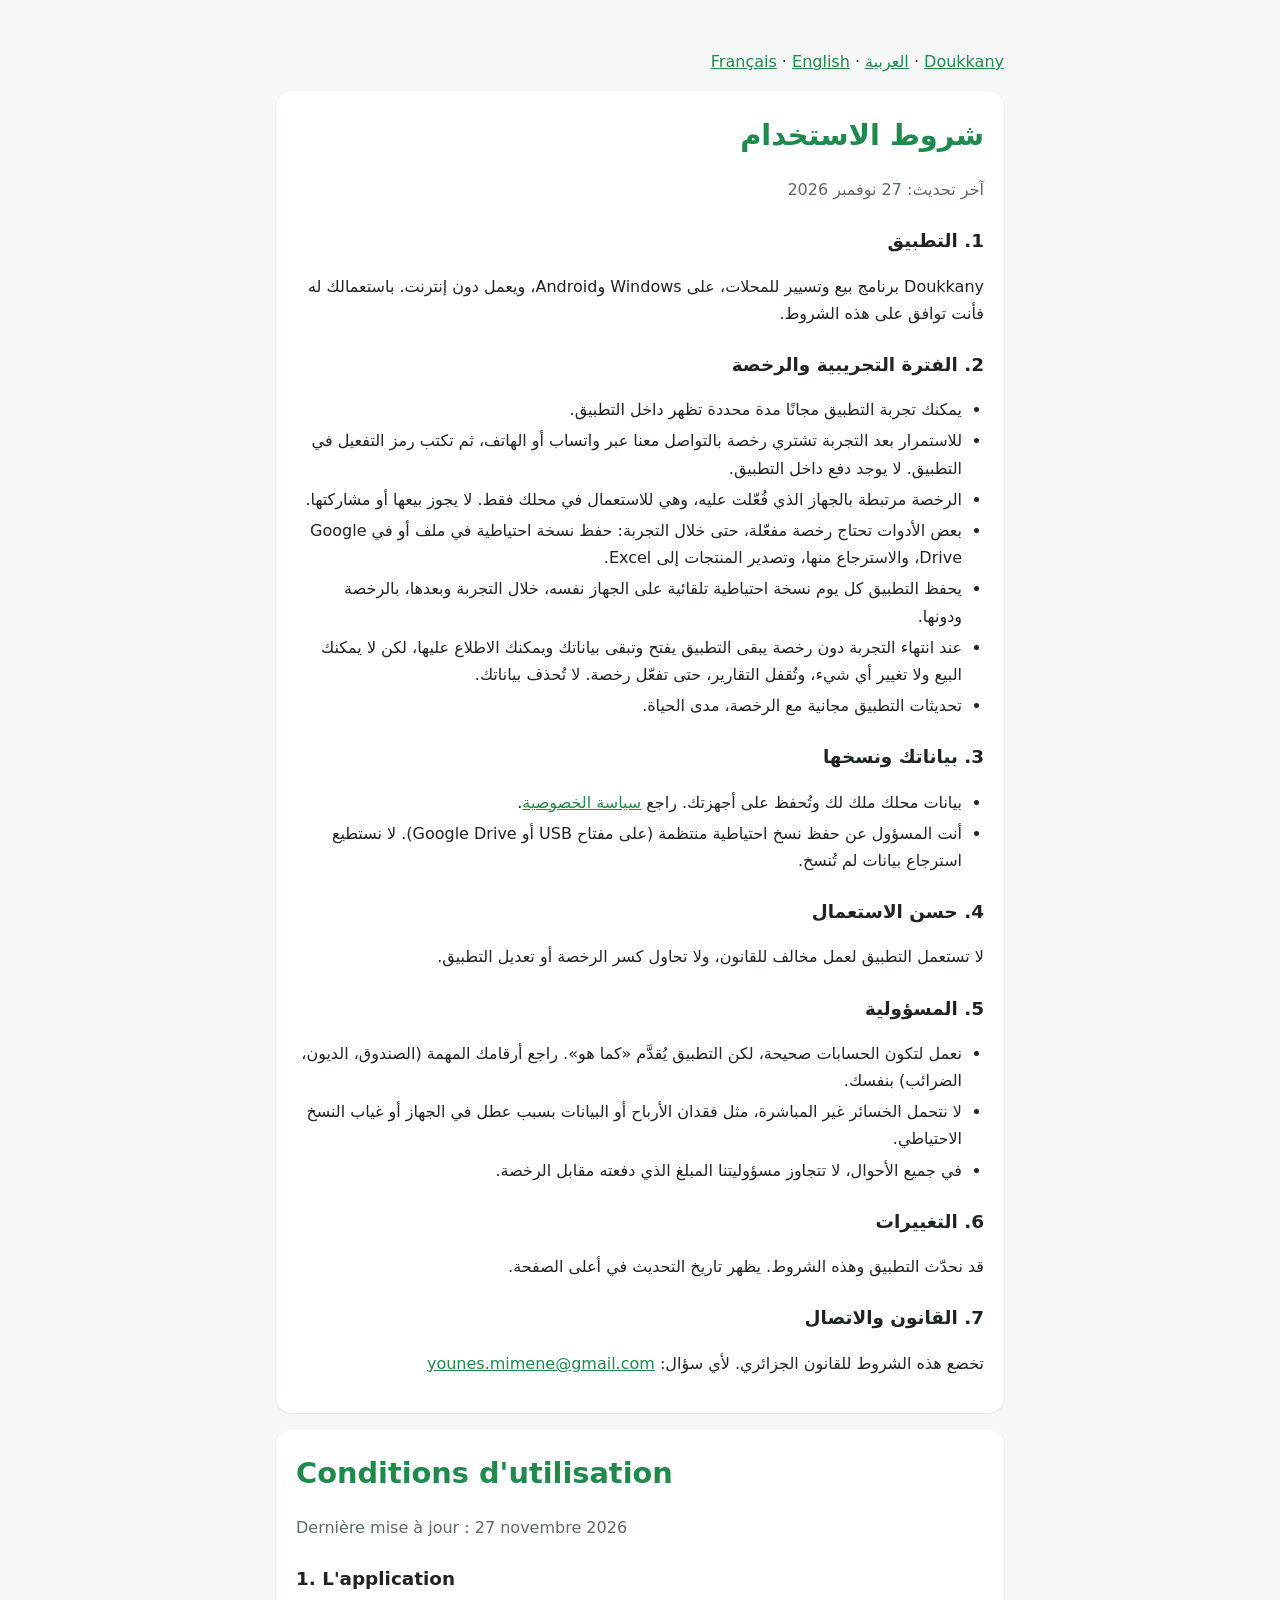
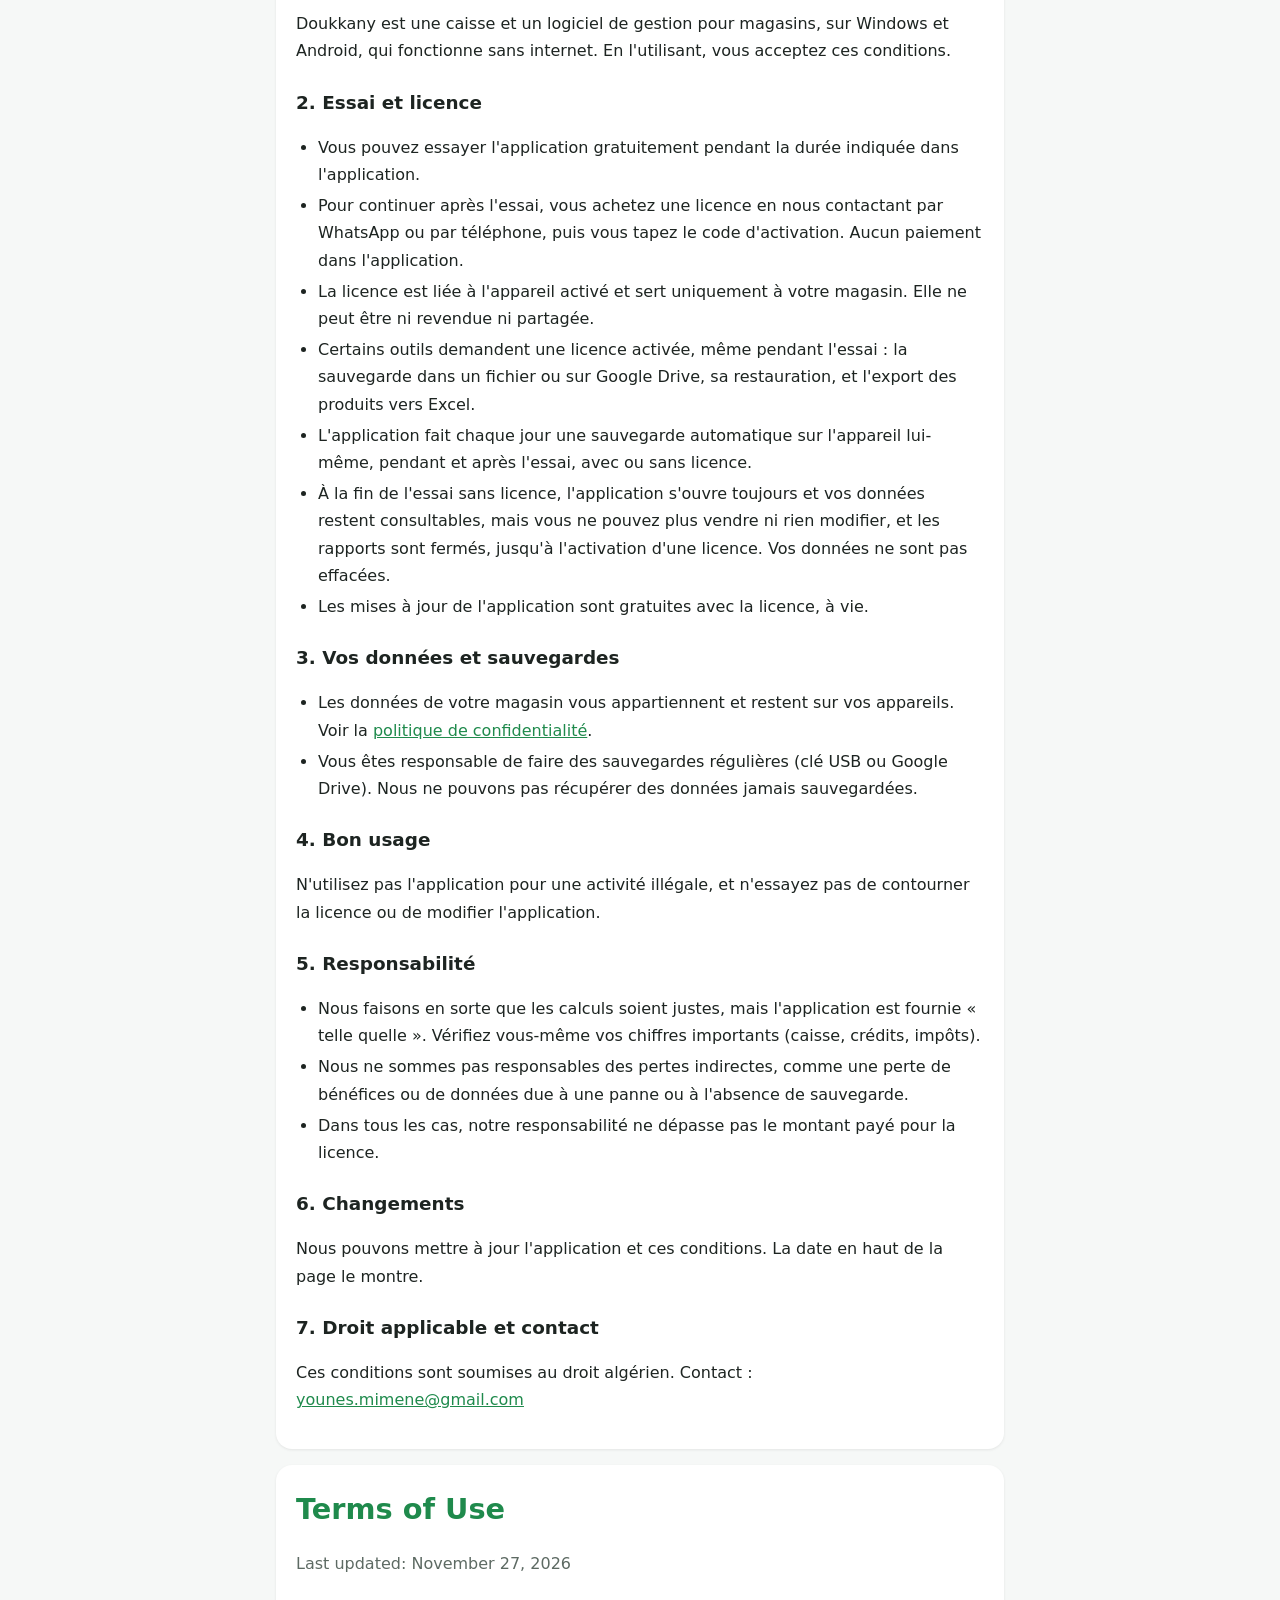
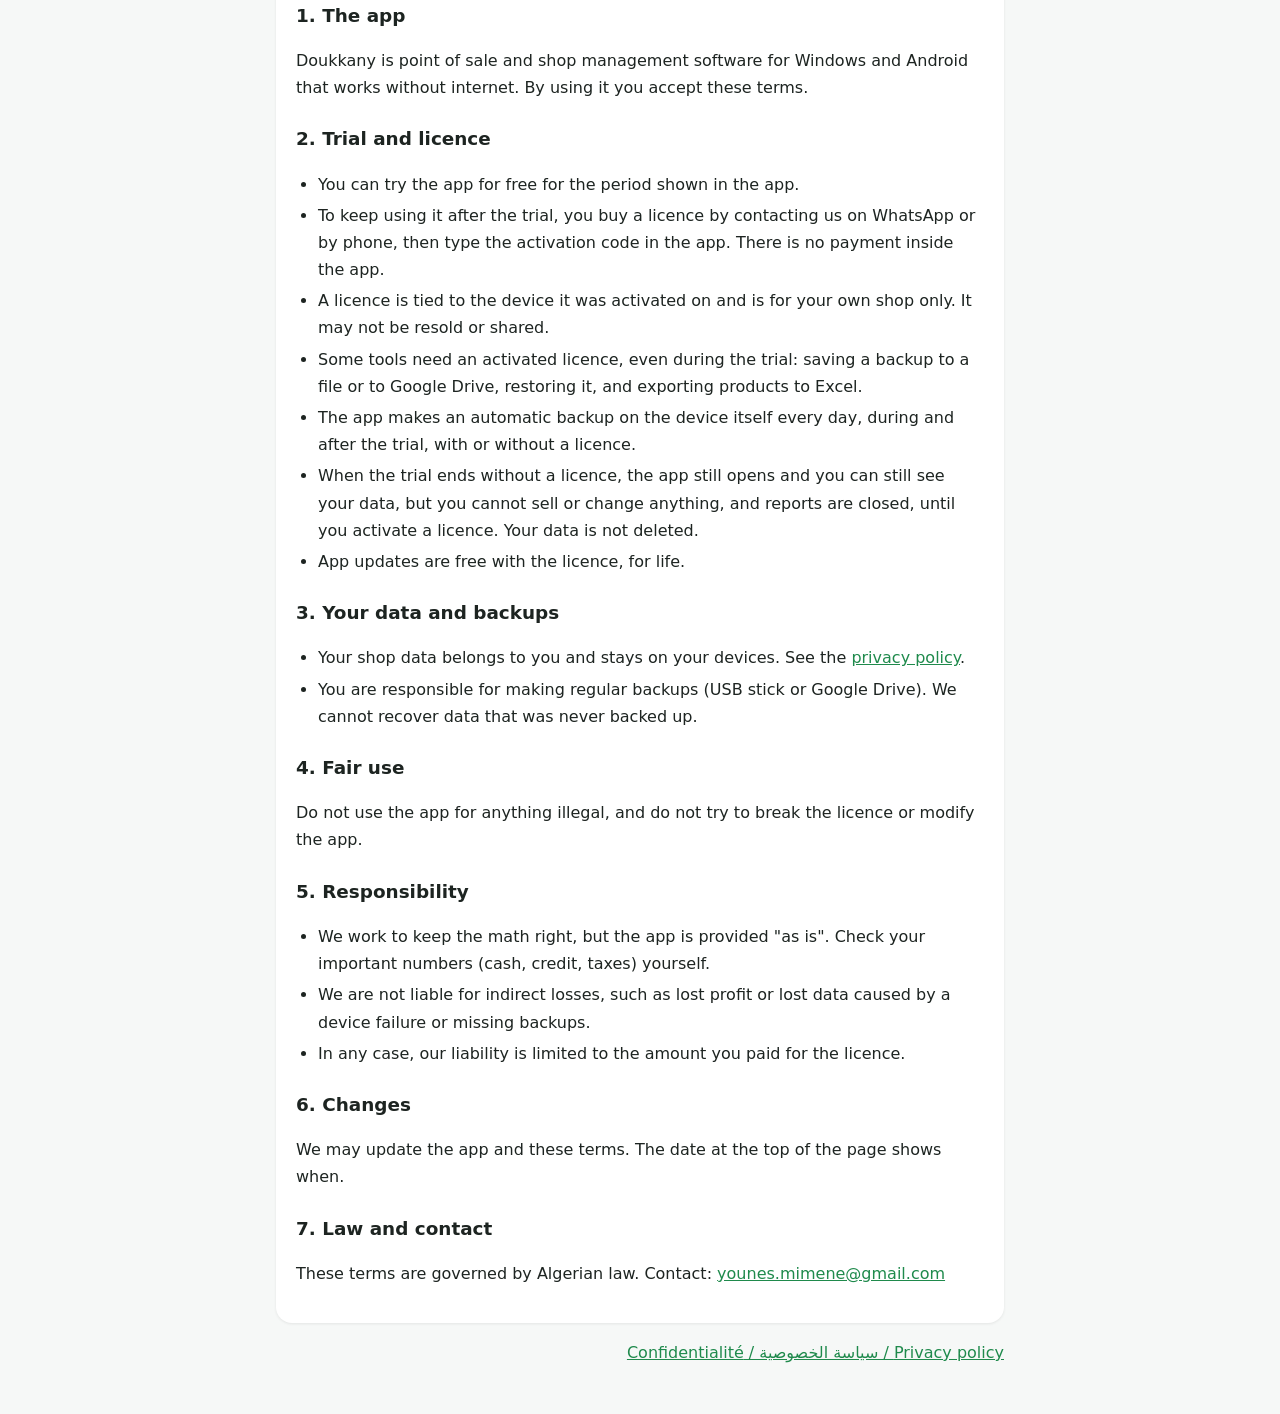
<file: terms.html>
<!doctype html>
<html lang="ar" dir="rtl">
<head>
<meta charset="utf-8">
<meta name="viewport" content="width=device-width, initial-scale=1">
<title>Doukkany — Terms of Use</title>
<meta name="description" content="Doukkany terms of use: trial, licence, backups and responsibility.">
<link rel="stylesheet" href="legal.css">
</head>
<body>
<main>
  <p><a href="./">Doukkany</a> · <a href="#ar">العربية</a> · <a href="#fr">Français</a> · <a href="#en">English</a></p>

  <!-- ===================== العربية ===================== -->
  <section class="card" id="ar">
    <h1>شروط الاستخدام</h1>
    <p class="muted">آخر تحديث: 27 نوفمبر 2026</p>

    <h2>1. التطبيق</h2>
    <p>Doukkany برنامج بيع وتسيير للمحلات، على Windows وAndroid، ويعمل دون إنترنت. باستعمالك له فأنت توافق على هذه الشروط.</p>

    <h2>2. الفترة التجريبية والرخصة</h2>
    <ul>
      <li>يمكنك تجربة التطبيق مجانًا مدة محددة تظهر داخل التطبيق.</li>
      <li>للاستمرار بعد التجربة تشتري رخصة بالتواصل معنا عبر واتساب أو الهاتف، ثم تكتب رمز التفعيل في التطبيق. لا يوجد دفع داخل التطبيق.</li>
      <li>الرخصة مرتبطة بالجهاز الذي فُعّلت عليه، وهي للاستعمال في محلك فقط. لا يجوز بيعها أو مشاركتها.</li>
      <li>بعض الأدوات تحتاج رخصة مفعّلة، حتى خلال التجربة: حفظ نسخة احتياطية في ملف أو في Google Drive، والاسترجاع منها، وتصدير المنتجات إلى Excel.</li>
      <li>يحفظ التطبيق كل يوم نسخة احتياطية تلقائية على الجهاز نفسه، خلال التجربة وبعدها، بالرخصة ودونها.</li>
      <li>عند انتهاء التجربة دون رخصة يبقى التطبيق يفتح وتبقى بياناتك ويمكنك الاطلاع عليها، لكن لا يمكنك البيع ولا تغيير أي شيء، وتُقفل التقارير، حتى تفعّل رخصة. لا تُحذف بياناتك.</li>
      <li>تحديثات التطبيق مجانية مع الرخصة، مدى الحياة.</li>
    </ul>

    <h2>3. بياناتك ونسخها</h2>
    <ul>
      <li>بيانات محلك ملك لك وتُحفظ على أجهزتك. راجع <a href="privacy.html">سياسة الخصوصية</a>.</li>
      <li>أنت المسؤول عن حفظ نسخ احتياطية منتظمة (على مفتاح USB أو Google Drive). لا نستطيع استرجاع بيانات لم تُنسخ.</li>
    </ul>

    <h2>4. حسن الاستعمال</h2>
    <p>لا تستعمل التطبيق لعمل مخالف للقانون، ولا تحاول كسر الرخصة أو تعديل التطبيق.</p>

    <h2>5. المسؤولية</h2>
    <ul>
      <li>نعمل لتكون الحسابات صحيحة، لكن التطبيق يُقدَّم «كما هو». راجع أرقامك المهمة (الصندوق، الديون، الضرائب) بنفسك.</li>
      <li>لا نتحمل الخسائر غير المباشرة، مثل فقدان الأرباح أو البيانات بسبب عطل في الجهاز أو غياب النسخ الاحتياطي.</li>
      <li>في جميع الأحوال، لا تتجاوز مسؤوليتنا المبلغ الذي دفعته مقابل الرخصة.</li>
    </ul>

    <h2>6. التغييرات</h2>
    <p>قد نحدّث التطبيق وهذه الشروط. يظهر تاريخ التحديث في أعلى الصفحة.</p>

    <h2>7. القانون والاتصال</h2>
    <p>تخضع هذه الشروط للقانون الجزائري. لأي سؤال: <a href="mailto:younes.mimene@gmail.com">younes.mimene@gmail.com</a></p>
  </section>

  <!-- ===================== Français ===================== -->
  <section class="card" id="fr" lang="fr" dir="ltr">
    <h1>Conditions d'utilisation</h1>
    <p class="muted">Dernière mise à jour : 27 novembre 2026</p>

    <h2>1. L'application</h2>
    <p>Doukkany est une caisse et un logiciel de gestion pour magasins, sur Windows et Android, qui fonctionne sans internet. En l'utilisant, vous acceptez ces conditions.</p>

    <h2>2. Essai et licence</h2>
    <ul>
      <li>Vous pouvez essayer l'application gratuitement pendant la durée indiquée dans l'application.</li>
      <li>Pour continuer après l'essai, vous achetez une licence en nous contactant par WhatsApp ou par téléphone, puis vous tapez le code d'activation. Aucun paiement dans l'application.</li>
      <li>La licence est liée à l'appareil activé et sert uniquement à votre magasin. Elle ne peut être ni revendue ni partagée.</li>
      <li>Certains outils demandent une licence activée, même pendant l'essai : la sauvegarde dans un fichier ou sur Google Drive, sa restauration, et l'export des produits vers Excel.</li>
      <li>L'application fait chaque jour une sauvegarde automatique sur l'appareil lui-même, pendant et après l'essai, avec ou sans licence.</li>
      <li>À la fin de l'essai sans licence, l'application s'ouvre toujours et vos données restent consultables, mais vous ne pouvez plus vendre ni rien modifier, et les rapports sont fermés, jusqu'à l'activation d'une licence. Vos données ne sont pas effacées.</li>
      <li>Les mises à jour de l'application sont gratuites avec la licence, à vie.</li>
    </ul>

    <h2>3. Vos données et sauvegardes</h2>
    <ul>
      <li>Les données de votre magasin vous appartiennent et restent sur vos appareils. Voir la <a href="privacy.html#fr">politique de confidentialité</a>.</li>
      <li>Vous êtes responsable de faire des sauvegardes régulières (clé USB ou Google Drive). Nous ne pouvons pas récupérer des données jamais sauvegardées.</li>
    </ul>

    <h2>4. Bon usage</h2>
    <p>N'utilisez pas l'application pour une activité illégale, et n'essayez pas de contourner la licence ou de modifier l'application.</p>

    <h2>5. Responsabilité</h2>
    <ul>
      <li>Nous faisons en sorte que les calculs soient justes, mais l'application est fournie « telle quelle ». Vérifiez vous-même vos chiffres importants (caisse, crédits, impôts).</li>
      <li>Nous ne sommes pas responsables des pertes indirectes, comme une perte de bénéfices ou de données due à une panne ou à l'absence de sauvegarde.</li>
      <li>Dans tous les cas, notre responsabilité ne dépasse pas le montant payé pour la licence.</li>
    </ul>

    <h2>6. Changements</h2>
    <p>Nous pouvons mettre à jour l'application et ces conditions. La date en haut de la page le montre.</p>

    <h2>7. Droit applicable et contact</h2>
    <p>Ces conditions sont soumises au droit algérien. Contact : <a href="mailto:younes.mimene@gmail.com">younes.mimene@gmail.com</a></p>
  </section>

  <!-- ===================== English ===================== -->
  <section class="card" id="en" lang="en" dir="ltr">
    <h1>Terms of Use</h1>
    <p class="muted">Last updated: November 27, 2026</p>

    <h2>1. The app</h2>
    <p>Doukkany is point of sale and shop management software for Windows and Android that works without internet. By using it you accept these terms.</p>

    <h2>2. Trial and licence</h2>
    <ul>
      <li>You can try the app for free for the period shown in the app.</li>
      <li>To keep using it after the trial, you buy a licence by contacting us on WhatsApp or by phone, then type the activation code in the app. There is no payment inside the app.</li>
      <li>A licence is tied to the device it was activated on and is for your own shop only. It may not be resold or shared.</li>
      <li>Some tools need an activated licence, even during the trial: saving a backup to a file or to Google Drive, restoring it, and exporting products to Excel.</li>
      <li>The app makes an automatic backup on the device itself every day, during and after the trial, with or without a licence.</li>
      <li>When the trial ends without a licence, the app still opens and you can still see your data, but you cannot sell or change anything, and reports are closed, until you activate a licence. Your data is not deleted.</li>
      <li>App updates are free with the licence, for life.</li>
    </ul>

    <h2>3. Your data and backups</h2>
    <ul>
      <li>Your shop data belongs to you and stays on your devices. See the <a href="privacy.html#en">privacy policy</a>.</li>
      <li>You are responsible for making regular backups (USB stick or Google Drive). We cannot recover data that was never backed up.</li>
    </ul>

    <h2>4. Fair use</h2>
    <p>Do not use the app for anything illegal, and do not try to break the licence or modify the app.</p>

    <h2>5. Responsibility</h2>
    <ul>
      <li>We work to keep the math right, but the app is provided "as is". Check your important numbers (cash, credit, taxes) yourself.</li>
      <li>We are not liable for indirect losses, such as lost profit or lost data caused by a device failure or missing backups.</li>
      <li>In any case, our liability is limited to the amount you paid for the licence.</li>
    </ul>

    <h2>6. Changes</h2>
    <p>We may update the app and these terms. The date at the top of the page shows when.</p>

    <h2>7. Law and contact</h2>
    <p>These terms are governed by Algerian law. Contact: <a href="mailto:younes.mimene@gmail.com">younes.mimene@gmail.com</a></p>
  </section>

  <p class="muted"><a href="privacy.html">Privacy policy / سياسة الخصوصية / Confidentialité</a></p>
</main>
</body>
</html>
</file>
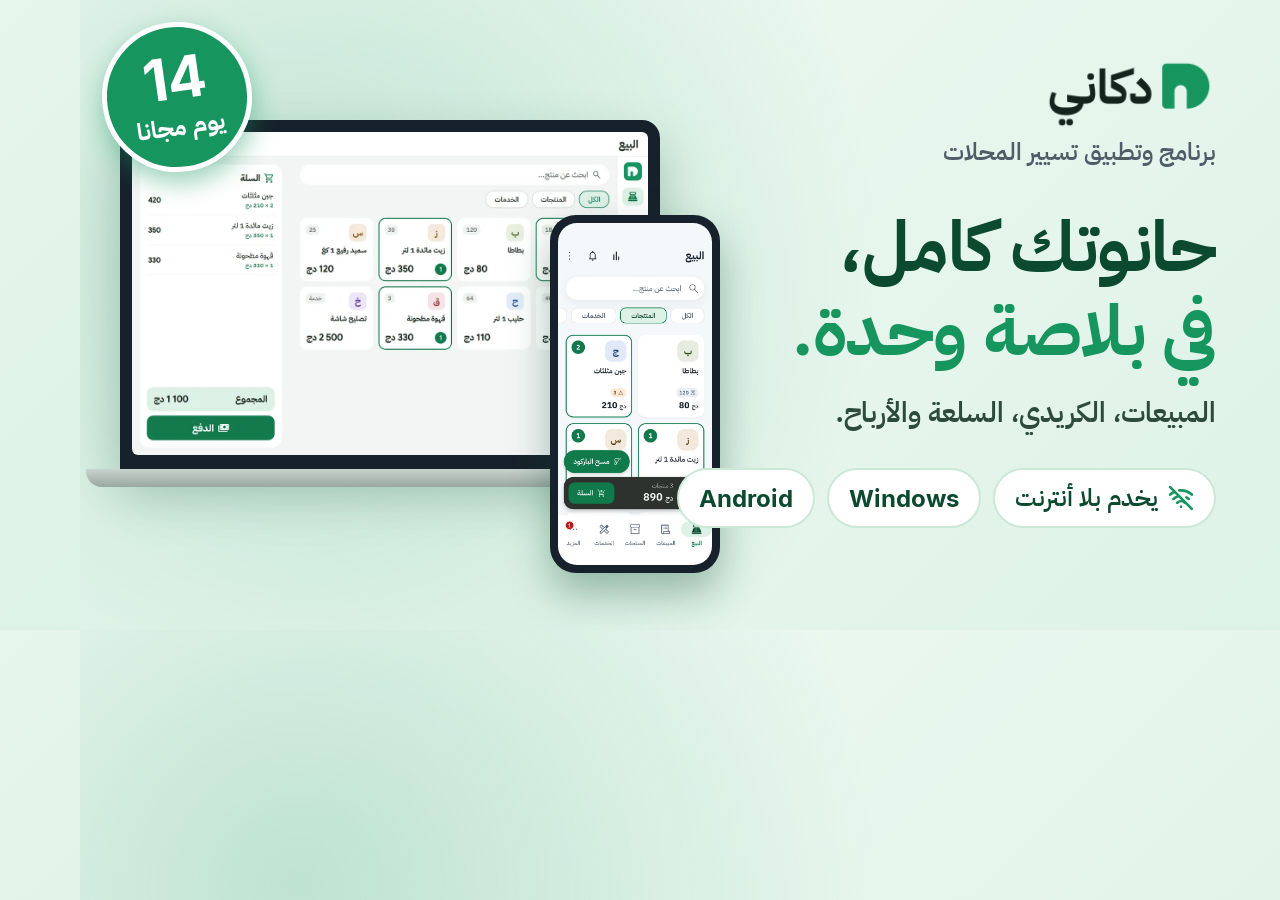
<file: start/og/source.html>
<!doctype html>
<!-- Source of the link preview picture (start/og/start-1200x630.jpg) shown by WhatsApp,
     Facebook and others for the /start/ link. Not linked from any page.
     Remake it after a change: open this file in Chrome at 1200x630 and save a screenshot as JPG
     (see the command in DOUKKANY-MARKETING/SALES_FUNNEL.md). -->
<html lang="ar" dir="rtl">
<head>
<meta charset="utf-8">
<title>Doukkany link preview</title>
<style>
  @font-face { font-family: D; src: url(../../download/assets/plex-ar-bold.woff2) format("woff2"); font-weight: 700; }
  @font-face { font-family: D; src: url(../../download/assets/plex-ar-semibold.woff2) format("woff2"); font-weight: 600; }
  @font-face { font-family: L; src: url(../../download/assets/inter-bold.woff2) format("woff2"); font-weight: 700; }
  * { box-sizing: border-box; margin: 0; padding: 0; }
  html, body { width: 1200px; height: 630px; overflow: hidden; }
  body {
    font-family: D, L, sans-serif; color: #0B4A2E; position: relative;
    background:
      radial-gradient(circle at 18% 40%, rgba(22,149,95,.22), transparent 55%),
      linear-gradient(135deg, #F3FBF6 0%, #DDF2E6 100%);
  }
  .text { position: absolute; right: 64px; top: 56px; width: 560px; }
  .brand { display: flex; align-items: center; gap: 14px; }
  .brand img { height: 74px; }
  .tag { font-weight: 600; font-size: 24px; color: #4F5D69; margin-top: 4px; }
  h1 { font-weight: 700; font-size: 70px; line-height: 1.2; margin-top: 36px; letter-spacing: -.5px; }
  h1 .g { color: #16955F; }
  .sub { font-weight: 600; font-size: 28px; color: #2E4A3C; margin-top: 18px; }
  .chips { display: flex; gap: 12px; margin-top: 34px; flex-wrap: wrap; }
  .chip { display: inline-flex; align-items: center; gap: 10px; background: #fff; border: 2px solid #CBE8D7;
    border-radius: 999px; padding: 10px 20px; font-weight: 600; font-size: 24px; color: #0B4A2E; }
  .chip svg { width: 26px; height: 26px; }
  .chip .l { font-family: L, D, sans-serif; font-weight: 700; direction: ltr; }

  /* Devices, left side */
  .laptop { position: absolute; left: 40px; top: 120px; width: 540px; }
  .screen { background: #17212B; border-radius: 18px 18px 0 0; padding: 12px 12px 14px; box-shadow: 0 24px 50px rgba(11,74,46,.28); }
  .screen img { display: block; width: 100%; border-radius: 6px; }
  .base { height: 18px; margin: 0 -34px; background: linear-gradient(#C9D3CE, #9AA7A0); border-radius: 0 0 16px 16px; }
  .phone { position: absolute; left: 470px; top: 215px; width: 170px; background: #17212B; border-radius: 26px;
    padding: 8px; box-shadow: 0 20px 40px rgba(11,74,46,.35); }
  .phone img { display: block; width: 100%; border-radius: 19px; }
  .badge { position: absolute; left: 22px; top: 22px; width: 150px; height: 150px; border-radius: 50%;
    background: #16955F; color: #fff; display: flex; flex-direction: column; align-items: center; justify-content: center;
    box-shadow: 0 10px 26px rgba(22,149,95,.45); border: 5px solid #fff; transform: rotate(-8deg); }
  .badge b { font-family: L, sans-serif; font-size: 58px; line-height: 1; }
  .badge span { font-weight: 700; font-size: 24px; margin-top: 2px; }
</style>
</head>
<body>
  <div class="laptop">
    <div class="screen"><img src="../../download/assets/pc-sell-1200.webp" alt=""></div>
    <div class="base"></div>
  </div>
  <div class="phone"><img src="../../download/assets/01-sell-540.webp" alt=""></div>
  <div class="badge"><b>14</b><span>يوم مجانا</span></div>

  <div class="text">
    <div class="brand"><img src="../../download/assets/doukkany-wordmark-ar.png" alt="دكّاني"></div>
    <div class="tag">برنامج وتطبيق تسيير المحلات</div>
    <h1>حانوتك كامل،<br><span class="g">في بلاصة وحدة.</span></h1>
    <p class="sub">المبيعات، الكريدي، السلعة والأرباح.</p>
    <div class="chips">
      <span class="chip"><svg viewBox="0 0 24 24" fill="none" stroke="#16955F" stroke-width="2.4" stroke-linecap="round" stroke-linejoin="round"><path d="M2 2l20 20M8.5 16.4a5 5 0 0 1 7 0M5 12.9a10 10 0 0 1 5.2-2.7M19 12.9a10 10 0 0 0-2-1.5M2 8.8a15 15 0 0 1 4.2-2.6M22 8.8A15 15 0 0 0 10.5 5M12 20h.01"/></svg>يخدم بلا أنترنت</span>
      <span class="chip"><span class="l">Windows</span></span>
      <span class="chip"><span class="l">Android</span></span>
    </div>
  </div>
</body>
</html>
</file>
<file: legal.css>
:root { --green:#1f8a4c; --ink:#1d2421; --muted:#5d6a63; --bg:#f6f8f7; --card:#ffffff; }
* { box-sizing:border-box; }
body { margin:0; font-family: system-ui, "Segoe UI", Tahoma, Arial, sans-serif; background:var(--bg); color:var(--ink); line-height:1.7; }
main { max-width:760px; margin:0 auto; padding:32px 16px; }
h1 { color:var(--green); margin:0 0 4px; font-size:1.8rem; }
h2 { font-size:1.15rem; margin:22px 0 6px; }
a { color:var(--green); }
.card { background:var(--card); border-radius:16px; padding:20px; margin:16px 0; box-shadow:0 1px 3px rgba(0,0,0,.08); overflow-wrap:anywhere; }
.muted { color:var(--muted); }
ul { padding-inline-start:22px; }
li { margin:4px 0; }
[lang=fr], [lang=en] { direction:ltr; text-align:left; }
</file>
